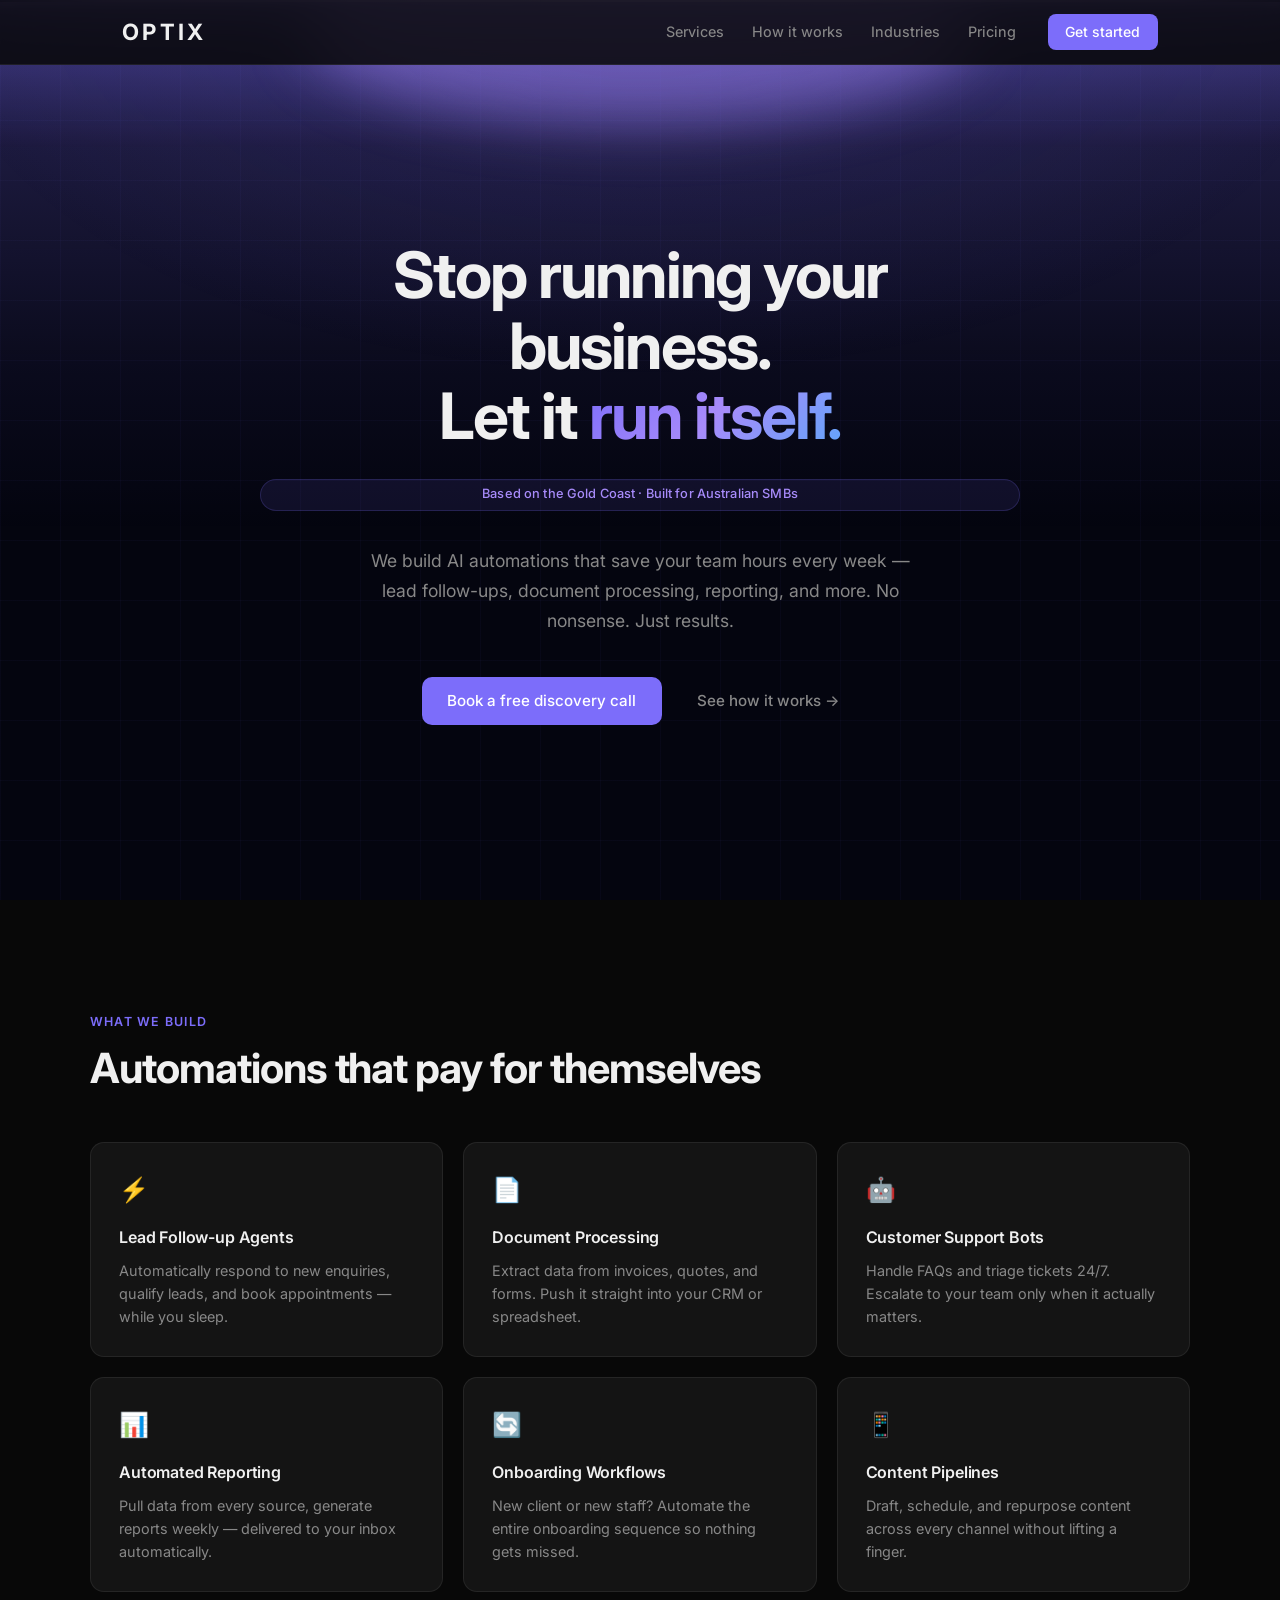
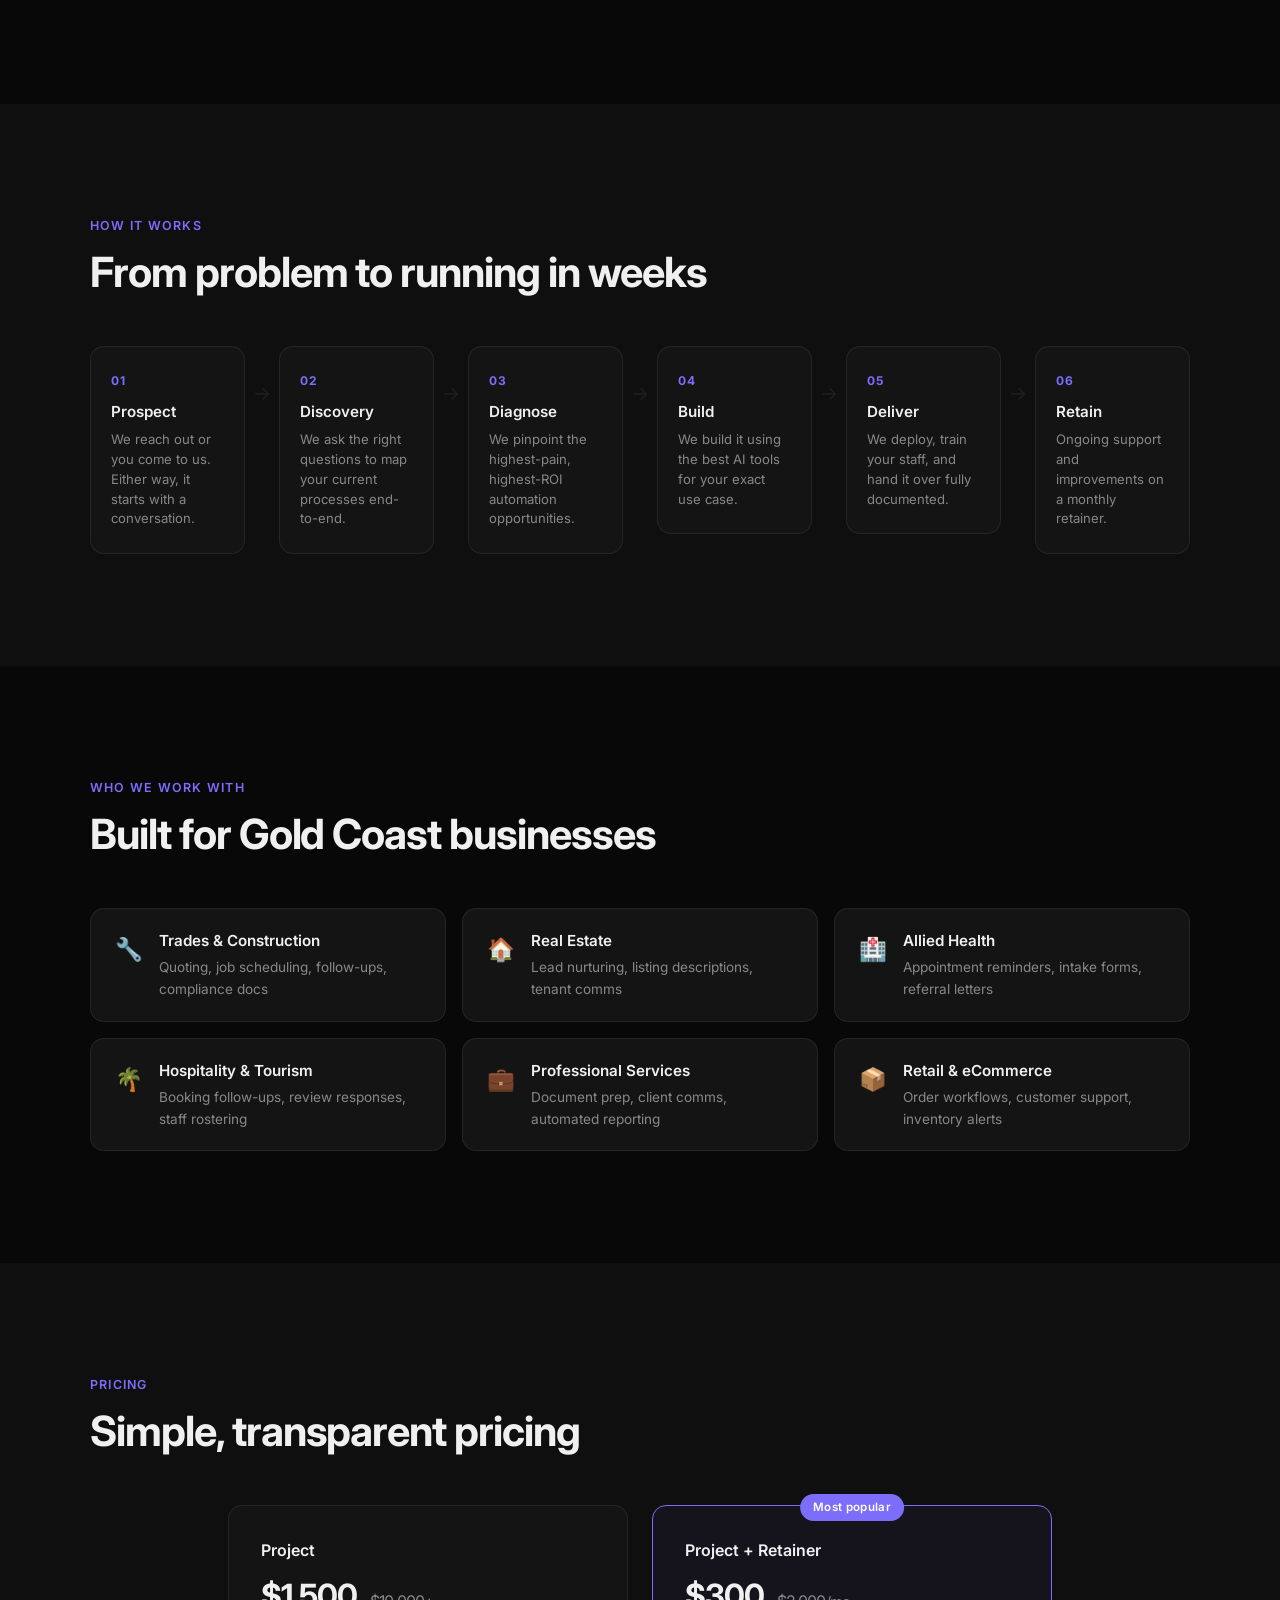
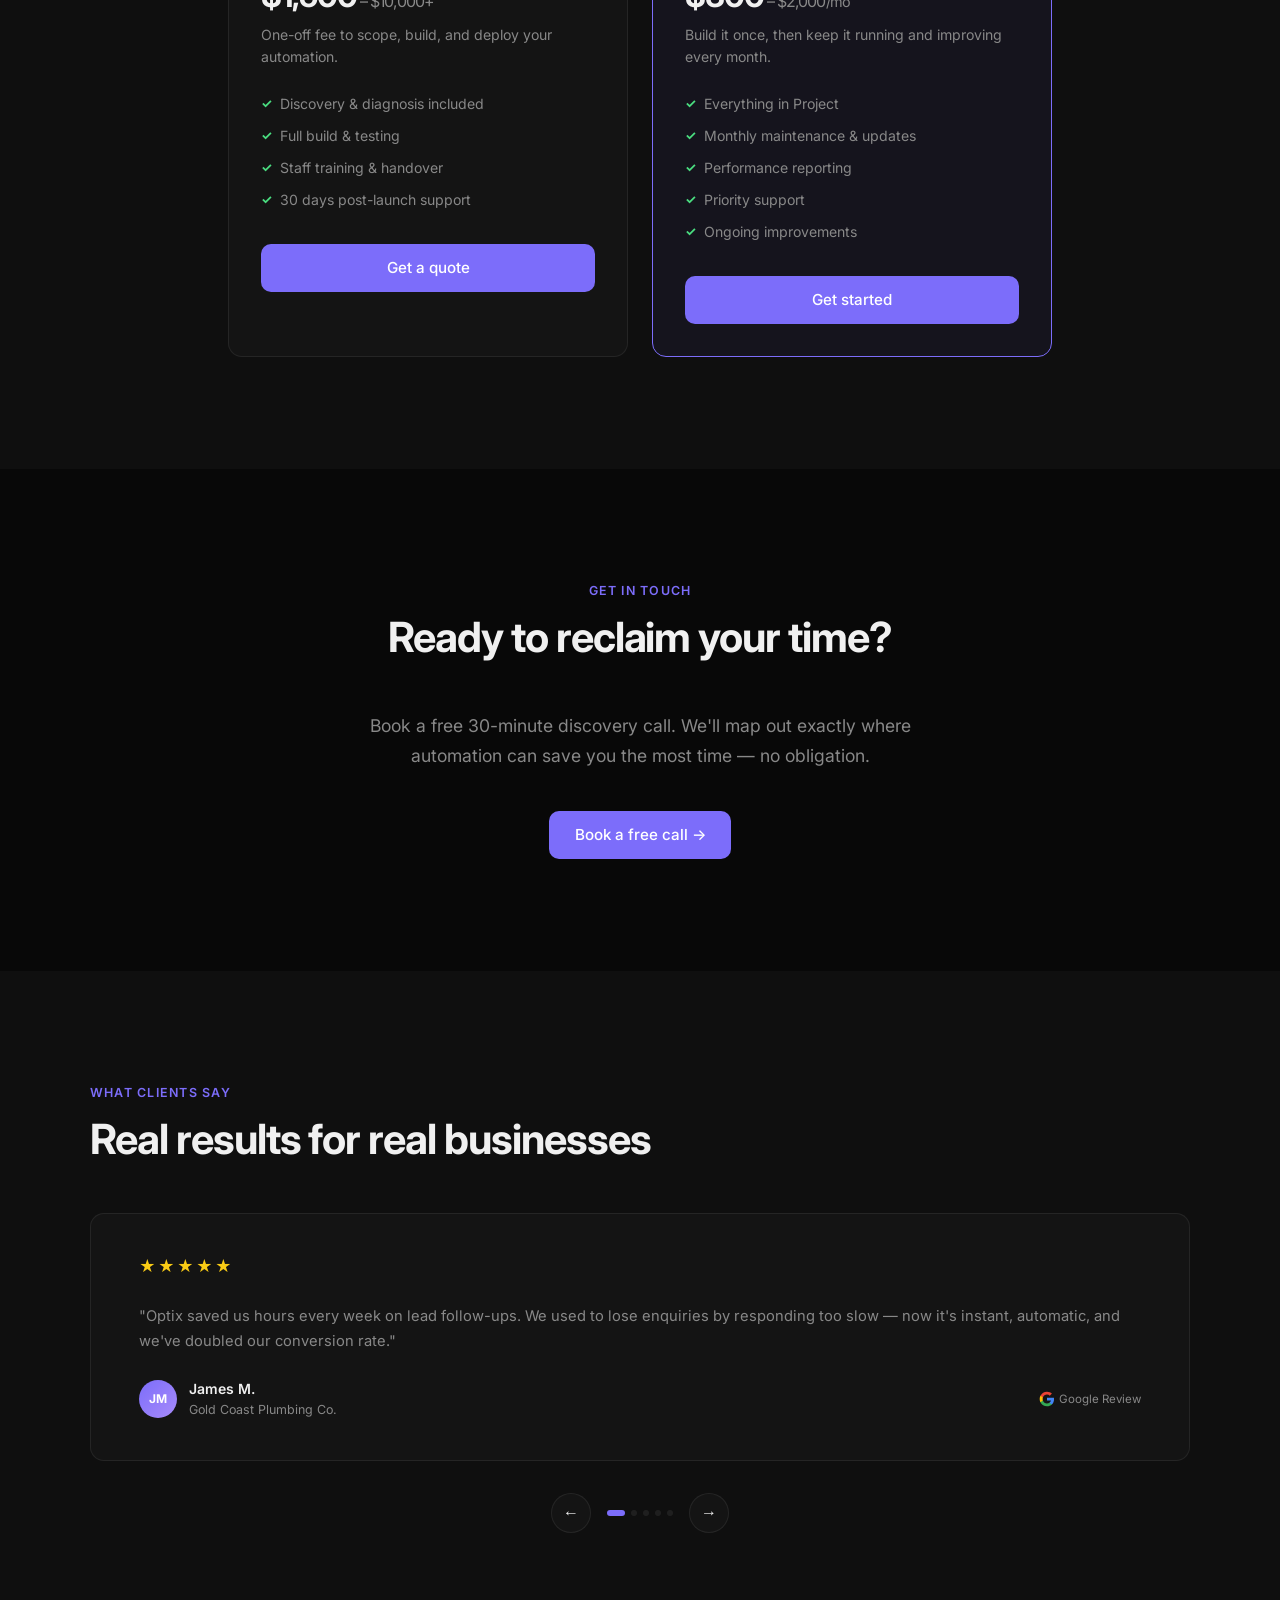
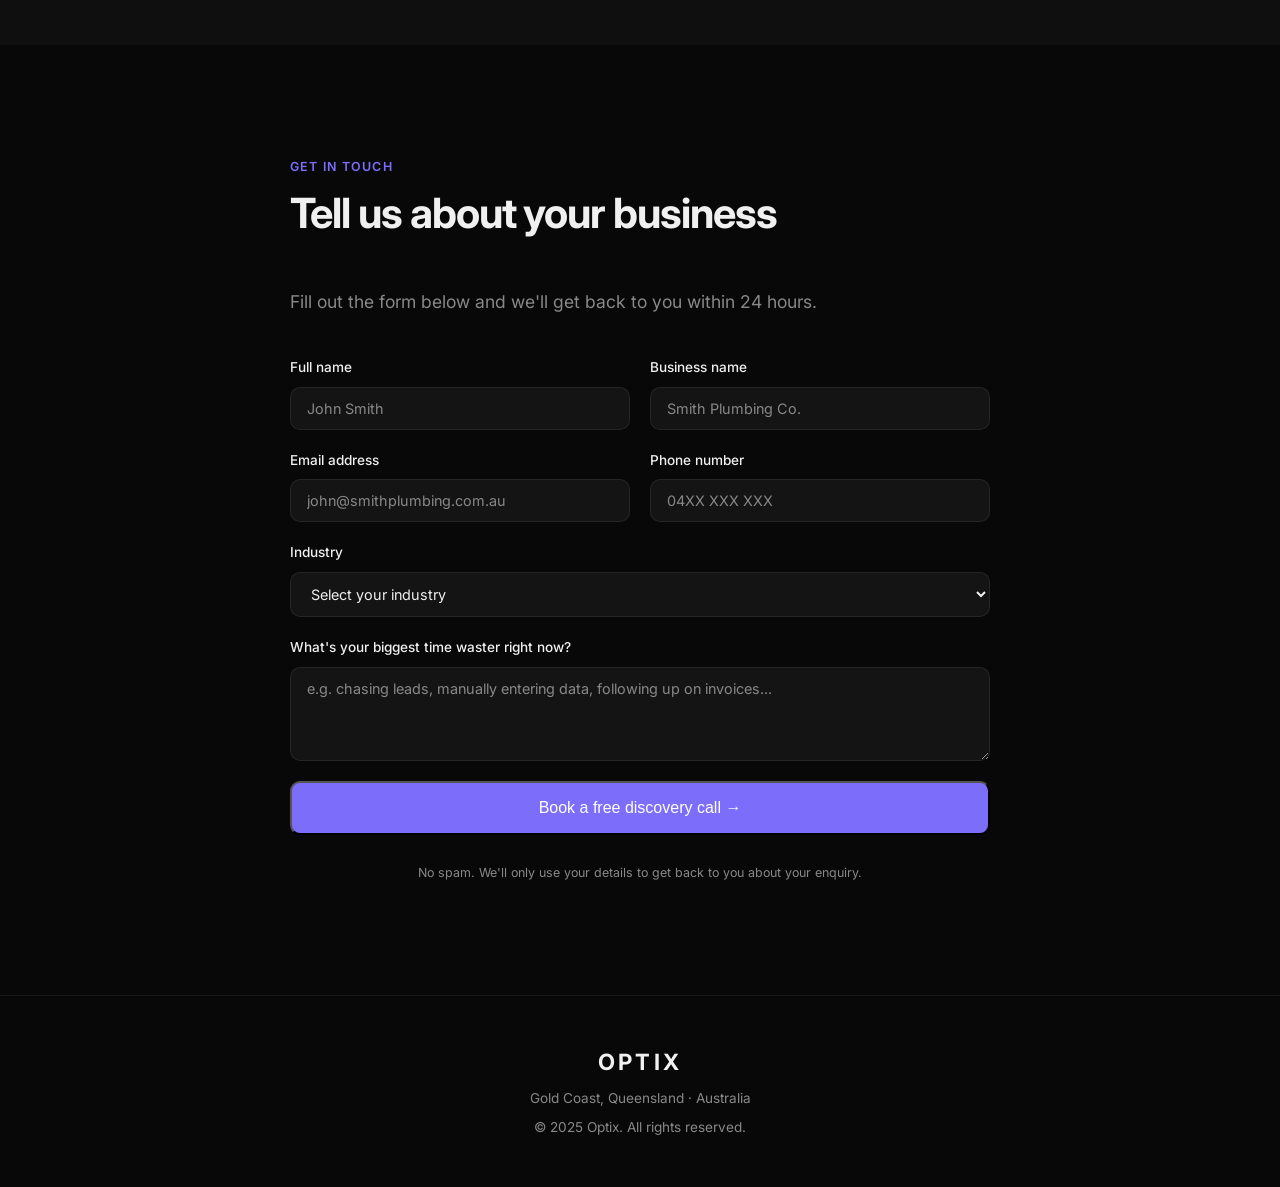
<file: index.html>
<!DOCTYPE html>
<html lang="en">
<head>
  <meta charset="UTF-8" />
  <meta name="viewport" content="width=device-width, initial-scale=1.0" />
  <title>Optix — AI Automation for Australian Business</title>
  <link rel="preconnect" href="https://fonts.googleapis.com" />
  <link href="https://fonts.googleapis.com/css2?family=Inter:wght@300;400;500;600;700&display=swap" rel="stylesheet" />
  <link rel="stylesheet" href="style.css" />
  <style>
    .hero-reveal { overflow: hidden; padding: 0.1rem 0; }
    .hero-reveal > * {
      display: block;
      animation: heroSlideUp 0.75s cubic-bezier(0.4, 0, 0.2, 1) both;
    }
    .hero-reveal:nth-child(1) > * { animation-delay: 0.05s; }
    .hero-reveal:nth-child(2) > * { animation-delay: 0.22s; }
    .hero-reveal:nth-child(3) > * { animation-delay: 0.42s; }
    .hero-reveal-fade {
      animation: heroFadeUp 0.75s 0.6s cubic-bezier(0.4, 0, 0.2, 1) both;
    }
    @keyframes heroSlideUp {
      from { transform: translateY(110%); opacity: 0; }
      to   { transform: translateY(0);    opacity: 1; }
    }
    @keyframes heroFadeUp {
      from { transform: translateY(16px); opacity: 0; }
      to   { transform: translateY(0);    opacity: 1; }
    }

    /* === Lamp: full-width bar at hero top edge, light shines straight down === */
    .hero { background: #04050f !important; position: relative; overflow: hidden; }
    .hero-inner { position: relative; z-index: 2; }
    .lamp-wrap { position: absolute; inset: 0; pointer-events: none; z-index: 0; overflow: hidden; }

    /* Straight-down flood from the full-width bar */
    .lamp-cone {
      position: absolute;
      top: 0; left: 0; right: 0;
      height: 82vh;
      background: linear-gradient(to bottom,
        rgba(124,109,250,0.55) 0%,
        rgba(124,109,250,0.2)  20%,
        rgba(124,109,250,0.06) 50%,
        transparent 72%);
      animation: lampFade 0.9s 0.05s ease-in-out both;
    }

    /* Central bright glow on the bar */
    .lamp-bright {
      position: absolute;
      top: 0; left: 50%;
      transform: translate(-50%, -35%);
      width: min(55vw, 42rem); height: 12rem;
      border-radius: 50%;
      background: rgba(167,139,250,0.45);
      filter: blur(28px);
      animation: lampFade 0.9s 0.05s ease-in-out both;
    }

    /* Full-width glowing line spanning edge-to-edge */
    .lamp-line {
      position: absolute;
      top: 0; left: 0; right: 0;
      height: 2px;
      background: linear-gradient(to right,
        transparent 0%,
        rgba(167,139,250,0.6) 8%,
        rgba(200,180,255,1)   50%,
        rgba(167,139,250,0.6) 92%,
        transparent 100%);
      box-shadow: 0 0 10px 3px rgba(167,139,250,0.7),
                  0 0 30px 8px rgba(124,109,250,0.45);
      transform-origin: center;
      animation: lampLineExpand 0.9s 0.05s ease-in-out both;
    }

    @keyframes lampFade {
      from { opacity: 0; }
      to   { opacity: 1; }
    }
    @keyframes lampLineExpand {
      from { opacity: 0; transform: scaleX(0.04); }
      to   { opacity: 1; transform: scaleX(1); }
    }
  </style>
</head>
<body>

  <!-- NAV -->
  <nav>
    <div class="nav-inner">
      <span class="logo">Optix</span>
      <ul class="nav-links">
        <li><a href="#services">Services</a></li>
        <li><a href="#process">How it works</a></li>
        <li><a href="#industries">Industries</a></li>
        <li><a href="#pricing">Pricing</a></li>
      </ul>
      <a href="https://calendly.com/optixai01/30min" target="_blank" class="btn-nav">Get started</a>
    </div>
  </nav>

  <!-- HERO -->
  <section class="hero">
    <div class="lamp-wrap" aria-hidden="true">
      <div class="lamp-cone"></div>
      <div class="lamp-bright"></div>
      <div class="lamp-line"></div>
    </div>
    <div class="hero-inner">
      <div class="hero-reveal"><h1>Stop running your business.<br/>Let it <span class="grad">run itself.</span></h1></div>
      <div class="hero-reveal"><div class="badge">Based on the Gold Coast · Built for Australian SMBs</div></div>
      <div class="hero-reveal"><p class="hero-sub">We build AI automations that save your team hours every week — lead follow-ups, document processing, reporting, and more. No nonsense. Just results.</p></div>
      <div class="hero-cta hero-reveal-fade">
        <a href="https://calendly.com/optixai01/30min" target="_blank" class="btn-primary">Book a free discovery call</a>
        <a href="#process" class="btn-ghost">See how it works →</a>
      </div>
    </div>
    <div class="hero-grid"></div>
  </section>

  <!-- SERVICES -->
  <section class="section" id="services">
    <div class="inner">
      <p class="label">What we build</p>
      <h2>Automations that pay for themselves</h2>
      <div class="cards">
        <div class="card"><div class="card-icon">⚡</div><h3>Lead Follow-up Agents</h3><p>Automatically respond to new enquiries, qualify leads, and book appointments — while you sleep.</p></div>
        <div class="card"><div class="card-icon">📄</div><h3>Document Processing</h3><p>Extract data from invoices, quotes, and forms. Push it straight into your CRM or spreadsheet.</p></div>
        <div class="card"><div class="card-icon">🤖</div><h3>Customer Support Bots</h3><p>Handle FAQs and triage tickets 24/7. Escalate to your team only when it actually matters.</p></div>
        <div class="card"><div class="card-icon">📊</div><h3>Automated Reporting</h3><p>Pull data from every source, generate reports weekly — delivered to your inbox automatically.</p></div>
        <div class="card"><div class="card-icon">🔄</div><h3>Onboarding Workflows</h3><p>New client or new staff? Automate the entire onboarding sequence so nothing gets missed.</p></div>
        <div class="card"><div class="card-icon">📱</div><h3>Content Pipelines</h3><p>Draft, schedule, and repurpose content across every channel without lifting a finger.</p></div>
      </div>
    </div>
  </section>

  <!-- PROCESS -->
  <section class="section section-dark" id="process">
    <div class="inner">
      <p class="label">How it works</p>
      <h2>From problem to running in weeks</h2>
      <div class="process-steps">
        <div class="step"><span class="step-num">01</span><h3>Prospect</h3><p>We reach out or you come to us. Either way, it starts with a conversation.</p></div>
        <div class="step-arrow">→</div>
        <div class="step"><span class="step-num">02</span><h3>Discovery</h3><p>We ask the right questions to map your current processes end-to-end.</p></div>
        <div class="step-arrow">→</div>
        <div class="step"><span class="step-num">03</span><h3>Diagnose</h3><p>We pinpoint the highest-pain, highest-ROI automation opportunities.</p></div>
        <div class="step-arrow">→</div>
        <div class="step"><span class="step-num">04</span><h3>Build</h3><p>We build it using the best AI tools for your exact use case.</p></div>
        <div class="step-arrow">→</div>
        <div class="step"><span class="step-num">05</span><h3>Deliver</h3><p>We deploy, train your staff, and hand it over fully documented.</p></div>
        <div class="step-arrow">→</div>
        <div class="step"><span class="step-num">06</span><h3>Retain</h3><p>Ongoing support and improvements on a monthly retainer.</p></div>
      </div>
    </div>
  </section>

  <!-- INDUSTRIES -->
  <section class="section" id="industries">
    <div class="inner">
      <p class="label">Who we work with</p>
      <h2>Built for Gold Coast businesses</h2>
      <div class="industries-grid">
        <div class="industry"><span>🔧</span><div><h4>Trades &amp; Construction</h4><p>Quoting, job scheduling, follow-ups, compliance docs</p></div></div>
        <div class="industry"><span>🏠</span><div><h4>Real Estate</h4><p>Lead nurturing, listing descriptions, tenant comms</p></div></div>
        <div class="industry"><span>🏥</span><div><h4>Allied Health</h4><p>Appointment reminders, intake forms, referral letters</p></div></div>
        <div class="industry"><span>🌴</span><div><h4>Hospitality &amp; Tourism</h4><p>Booking follow-ups, review responses, staff rostering</p></div></div>
        <div class="industry"><span>💼</span><div><h4>Professional Services</h4><p>Document prep, client comms, automated reporting</p></div></div>
        <div class="industry"><span>📦</span><div><h4>Retail &amp; eCommerce</h4><p>Order workflows, customer support, inventory alerts</p></div></div>
      </div>
    </div>
  </section>

  <!-- PRICING -->
  <section class="section section-dark" id="pricing">
    <div class="inner">
      <p class="label">Pricing</p>
      <h2>Simple, transparent pricing</h2>
      <div class="pricing-cards">
        <div class="pricing-card">
          <h3>Project</h3>
          <div class="price">$1,500<span> – $10,000+</span></div>
          <p>One-off fee to scope, build, and deploy your automation.</p>
          <ul><li>Discovery &amp; diagnosis included</li><li>Full build &amp; testing</li><li>Staff training &amp; handover</li><li>30 days post-launch support</li></ul>
          <a href="https://calendly.com/optixai01/30min" target="_blank" class="btn-primary">Get a quote</a>
        </div>
        <div class="pricing-card pricing-featured">
          <div class="popular-tag">Most popular</div>
          <h3>Project + Retainer</h3>
          <div class="price">$300<span> – $2,000</span><span class="per">/mo</span></div>
          <p>Build it once, then keep it running and improving every month.</p>
          <ul><li>Everything in Project</li><li>Monthly maintenance &amp; updates</li><li>Performance reporting</li><li>Priority support</li><li>Ongoing improvements</li></ul>
          <a href="https://calendly.com/optixai01/30min" target="_blank" class="btn-primary">Get started</a>
        </div>
      </div>
    </div>
  </section>

  <!-- CONTACT -->
  <section class="section" id="contact">
    <div class="inner inner-center">
      <p class="label">Get in touch</p>
      <h2>Ready to reclaim your time?</h2>
      <p class="hero-sub">Book a free 30-minute discovery call. We'll map out exactly where automation can save you the most time — no obligation.</p>
      <a href="https://calendly.com/optixai01/30min" target="_blank" class="btn-primary">Book a free call →</a>
    </div>
  </section>

  <!-- REVIEWS -->
  <section class="section section-dark" id="reviews">
    <div class="inner">
      <p class="label">What clients say</p>
      <h2>Real results for real businesses</h2>
      <div class="reviews-slider">
        <div class="reviews-track" id="reviewsTrack">
          <div class="review-card"><div class="review-stars">★★★★★</div><p class="review-text">"Optix saved us hours every week on lead follow-ups. We used to lose enquiries by responding too slow — now it's instant, automatic, and we've doubled our conversion rate."</p><div class="review-author"><div class="review-avatar">JM</div><div><div class="review-name">James M.</div><div class="review-biz">Gold Coast Plumbing Co.</div></div><div class="google-badge"><svg width="16" height="16" viewBox="0 0 24 24" fill="none"><path d="M22.56 12.25c0-.78-.07-1.53-.2-2.25H12v4.26h5.92c-.26 1.37-1.04 2.53-2.21 3.31v2.77h3.57c2.08-1.92 3.28-4.74 3.28-8.09z" fill="#4285F4"/><path d="M12 23c2.97 0 5.46-.98 7.28-2.66l-3.57-2.77c-.98.66-2.23 1.06-3.71 1.06-2.86 0-5.29-1.93-6.16-4.53H2.18v2.84C3.99 20.53 7.7 23 12 23z" fill="#34A853"/><path d="M5.84 14.09c-.22-.66-.35-1.36-.35-2.09s.13-1.43.35-2.09V7.07H2.18C1.43 8.55 1 10.22 1 12s.43 3.45 1.18 4.93l3.66-2.84z" fill="#FBBC05"/><path d="M12 5.38c1.62 0 3.06.56 4.21 1.64l3.15-3.15C17.45 2.09 14.97 1 12 1 7.7 1 3.99 3.47 2.18 7.07l3.66 2.84c.87-2.6 3.3-4.53 6.16-4.53z" fill="#EA4335"/></svg> Google Review</div></div></div>
          <div class="review-card"><div class="review-stars">★★★★★</div><p class="review-text">"Our onboarding used to take 3 days of back and forth. Optix built us an automated workflow that handles it in 20 minutes. The ROI was obvious within the first week."</p><div class="review-author"><div class="review-avatar">SR</div><div><div class="review-name">Sarah R.</div><div class="review-biz">Coastal Real Estate Group</div></div><div class="google-badge"><svg width="16" height="16" viewBox="0 0 24 24" fill="none"><path d="M22.56 12.25c0-.78-.07-1.53-.2-2.25H12v4.26h5.92c-.26 1.37-1.04 2.53-2.21 3.31v2.77h3.57c2.08-1.92 3.28-4.74 3.28-8.09z" fill="#4285F4"/><path d="M12 23c2.97 0 5.46-.98 7.28-2.66l-3.57-2.77c-.98.66-2.23 1.06-3.71 1.06-2.86 0-5.29-1.93-6.16-4.53H2.18v2.84C3.99 20.53 7.7 23 12 23z" fill="#34A853"/><path d="M5.84 14.09c-.22-.66-.35-1.36-.35-2.09s.13-1.43.35-2.09V7.07H2.18C1.43 8.55 1 10.22 1 12s.43 3.45 1.18 4.93l3.66-2.84z" fill="#FBBC05"/><path d="M12 5.38c1.62 0 3.06.56 4.21 1.64l3.15-3.15C17.45 2.09 14.97 1 12 1 7.7 1 3.99 3.47 2.18 7.07l3.66 2.84c.87-2.6 3.3-4.53 6.16-4.53z" fill="#EA4335"/></svg> Google Review</div></div></div>
          <div class="review-card"><div class="review-stars">★★★★★</div><p class="review-text">"I was skeptical AI automation would actually work for a physio clinic. Optix proved me wrong — appointment reminders alone cut our no-show rate by 40%. Couldn't be happier."</p><div class="review-author"><div class="review-avatar">DK</div><div><div class="review-name">Dr. Daniel K.</div><div class="review-biz">Surfers Paradise Physio</div></div><div class="google-badge"><svg width="16" height="16" viewBox="0 0 24 24" fill="none"><path d="M22.56 12.25c0-.78-.07-1.53-.2-2.25H12v4.26h5.92c-.26 1.37-1.04 2.53-2.21 3.31v2.77h3.57c2.08-1.92 3.28-4.74 3.28-8.09z" fill="#4285F4"/><path d="M12 23c2.97 0 5.46-.98 7.28-2.66l-3.57-2.77c-.98.66-2.23 1.06-3.71 1.06-2.86 0-5.29-1.93-6.16-4.53H2.18v2.84C3.99 20.53 7.7 23 12 23z" fill="#34A853"/><path d="M5.84 14.09c-.22-.66-.35-1.36-.35-2.09s.13-1.43.35-2.09V7.07H2.18C1.43 8.55 1 10.22 1 12s.43 3.45 1.18 4.93l3.66-2.84z" fill="#FBBC05"/><path d="M12 5.38c1.62 0 3.06.56 4.21 1.64l3.15-3.15C17.45 2.09 14.97 1 12 1 7.7 1 3.99 3.47 2.18 7.07l3.66 2.84c.87-2.6 3.3-4.53 6.16-4.53z" fill="#EA4335"/></svg> Google Review</div></div></div>
          <div class="review-card"><div class="review-stars">★★★★★</div><p class="review-text">"We were drowning in admin. Optix automated our quoting, invoicing follow-ups, and job scheduling. My team now focuses on actual work instead of chasing paperwork."</p><div class="review-author"><div class="review-avatar">TW</div><div><div class="review-name">Tom W.</div><div class="review-biz">TW Constructions</div></div><div class="google-badge"><svg width="16" height="16" viewBox="0 0 24 24" fill="none"><path d="M22.56 12.25c0-.78-.07-1.53-.2-2.25H12v4.26h5.92c-.26 1.37-1.04 2.53-2.21 3.31v2.77h3.57c2.08-1.92 3.28-4.74 3.28-8.09z" fill="#4285F4"/><path d="M12 23c2.97 0 5.46-.98 7.28-2.66l-3.57-2.77c-.98.66-2.23 1.06-3.71 1.06-2.86 0-5.29-1.93-6.16-4.53H2.18v2.84C3.99 20.53 7.7 23 12 23z" fill="#34A853"/><path d="M5.84 14.09c-.22-.66-.35-1.36-.35-2.09s.13-1.43.35-2.09V7.07H2.18C1.43 8.55 1 10.22 1 12s.43 3.45 1.18 4.93l3.66-2.84z" fill="#FBBC05"/><path d="M12 5.38c1.62 0 3.06.56 4.21 1.64l3.15-3.15C17.45 2.09 14.97 1 12 1 7.7 1 3.99 3.47 2.18 7.07l3.66 2.84c.87-2.6 3.3-4.53 6.16-4.53z" fill="#EA4335"/></svg> Google Review</div></div></div>
          <div class="review-card"><div class="review-stars">★★★★★</div><p class="review-text">"The discovery call alone was worth it. They identified three automations we'd never thought of and the first one paid for itself in the first month. Highly recommend."</p><div class="review-author"><div class="review-avatar">AL</div><div><div class="review-name">Amanda L.</div><div class="review-biz">Broadbeach Accounting</div></div><div class="google-badge"><svg width="16" height="16" viewBox="0 0 24 24" fill="none"><path d="M22.56 12.25c0-.78-.07-1.53-.2-2.25H12v4.26h5.92c-.26 1.37-1.04 2.53-2.21 3.31v2.77h3.57c2.08-1.92 3.28-4.74 3.28-8.09z" fill="#4285F4"/><path d="M12 23c2.97 0 5.46-.98 7.28-2.66l-3.57-2.77c-.98.66-2.23 1.06-3.71 1.06-2.86 0-5.29-1.93-6.16-4.53H2.18v2.84C3.99 20.53 7.7 23 12 23z" fill="#34A853"/><path d="M5.84 14.09c-.22-.66-.35-1.36-.35-2.09s.13-1.43.35-2.09V7.07H2.18C1.43 8.55 1 10.22 1 12s.43 3.45 1.18 4.93l3.66-2.84z" fill="#FBBC05"/><path d="M12 5.38c1.62 0 3.06.56 4.21 1.64l3.15-3.15C17.45 2.09 14.97 1 12 1 7.7 1 3.99 3.47 2.18 7.07l3.66 2.84c.87-2.6 3.3-4.53 6.16-4.53z" fill="#EA4335"/></svg> Google Review</div></div></div>
        </div>
        <div class="reviews-nav">
          <button class="rev-btn" id="revPrev">←</button>
          <div class="rev-dots" id="revDots"></div>
          <button class="rev-btn" id="revNext">→</button>
        </div>
      </div>
    </div>
  </section>

  <!-- CONTACT FORM -->
  <section class="section" id="contact-form">
    <div class="inner" style="max-width:700px">
      <p class="label">Get in touch</p>
      <h2>Tell us about your business</h2>
      <p class="hero-sub" style="text-align:left;margin:0 0 2.5rem;">Fill out the form below and we'll get back to you within 24 hours.</p>
      <form class="contact-form" onsubmit="handleSubmit(event)">
        <div class="form-row">
          <div class="form-group"><label>Full name</label><input type="text" placeholder="John Smith" required /></div>
          <div class="form-group"><label>Business name</label><input type="text" placeholder="Smith Plumbing Co." required /></div>
        </div>
        <div class="form-row">
          <div class="form-group"><label>Email address</label><input type="email" placeholder="john@smithplumbing.com.au" required /></div>
          <div class="form-group"><label>Phone number</label><input type="tel" placeholder="04XX XXX XXX" /></div>
        </div>
        <div class="form-group"><label>Industry</label><select required><option value="" disabled selected>Select your industry</option><option>Trades &amp; Construction</option><option>Real Estate</option><option>Allied Health</option><option>Hospitality &amp; Tourism</option><option>Professional Services</option><option>Retail &amp; eCommerce</option><option>Other</option></select></div>
        <div class="form-group"><label>What's your biggest time waster right now?</label><textarea placeholder="e.g. chasing leads, manually entering data, following up on invoices..." rows="4" required></textarea></div>
        <button type="submit" class="btn-primary" style="width:100%;justify-content:center;font-size:1rem;padding:1rem;">Book a free discovery call →</button>
        <p class="form-note">No spam. We'll only use your details to get back to you about your enquiry.</p>
      </form>
    </div>
  </section>

  <!-- FOOTER -->
  <footer>
    <div class="footer-inner">
      <span class="logo">Optix</span>
      <p>Gold Coast, Queensland · Australia</p>
      <p class="footer-copy">© 2025 Optix. All rights reserved.</p>
    </div>
  </footer>

  <script>
    const track = document.getElementById('reviewsTrack');
    const dotsContainer = document.getElementById('revDots');
    const cards = track.querySelectorAll('.review-card');
    const total = cards.length;
    let current = 0;
    function setWidths() {
      const w = track.parentElement.offsetWidth;
      cards.forEach(c => { c.style.width = w + 'px'; c.style.minWidth = w + 'px'; });
      track.style.transform = `translateX(-${current * w}px)`;
    }
    for (let i = 0; i < total; i++) {
      const d = document.createElement('div');
      d.className = 'rev-dot' + (i === 0 ? ' active' : '');
      d.onclick = () => goTo(i);
      dotsContainer.appendChild(d);
    }
    function goTo(n) {
      current = (n + total) % total;
      const w = track.parentElement.offsetWidth;
      track.style.transform = `translateX(-${current * w}px)`;
      dotsContainer.querySelectorAll('.rev-dot').forEach((d, i) => d.classList.toggle('active', i === current));
    }
    setWidths();
    window.addEventListener('resize', setWidths);
    document.getElementById('revPrev').onclick = () => goTo(current - 1);
    document.getElementById('revNext').onclick = () => goTo(current + 1);
    setInterval(() => goTo(current + 1), 7000);
    function handleSubmit(e) {
      e.preventDefault();
      const btn = e.target.querySelector('button[type="submit"]');
      btn.textContent = 'Sent! We\'ll be in touch within 24 hours.';
      btn.style.background = '#4ade80';
      btn.style.color = '#080808';
      btn.disabled = true;
    }
  </script>
</body>
</html>
</file>
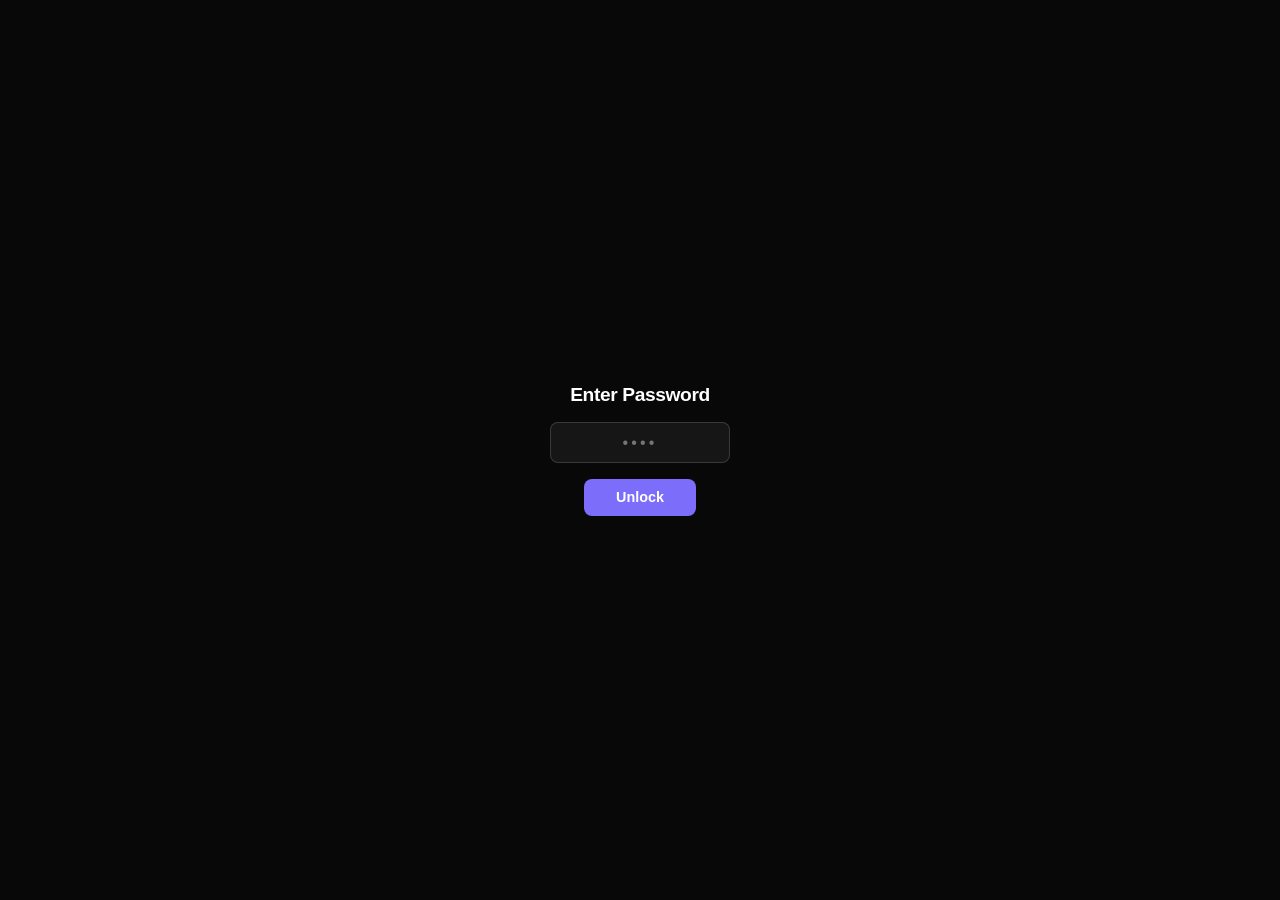
<file: website-animations/index.html>
<!DOCTYPE html>
<html lang="en">
<head>
<meta charset="UTF-8"/>
<meta name="viewport" content="width=device-width, initial-scale=1.0"/>
<title>Animation Previews — Automately</title>
<style>
  *, *::before, *::after { box-sizing: border-box; margin: 0; padding: 0; }
  body { background: #080808; font-family: 'Inter', sans-serif; min-height: 100vh; padding: 3rem 2rem; color: #fff; }
  h1 { font-size: 1.8rem; font-weight: 800; letter-spacing: -0.03em; margin-bottom: 0.5rem; }
  .sub { color: rgba(255,255,255,0.35); font-size: 0.9rem; margin-bottom: 3rem; letter-spacing: 0.05em; }
  .grid { display: grid; grid-template-columns: repeat(auto-fill, minmax(280px, 1fr)); gap: 1.5rem; max-width: 1100px; }
  .card { background: rgba(255,255,255,0.04); border: 1px solid rgba(255,255,255,0.08); border-radius: 16px; padding: 1.75rem; text-decoration: none; color: inherit; transition: background 0.2s, border-color 0.2s, transform 0.2s; display: block; }
  .card:hover { background: rgba(255,255,255,0.07); border-color: rgba(124,109,250,0.4); transform: translateY(-3px); }
  .num { font-size: 2.5rem; font-weight: 800; color: rgba(124,109,250,0.2); letter-spacing: -0.04em; margin-bottom: 0.75rem; }
  .card h2 { font-size: 1.1rem; font-weight: 700; margin-bottom: 0.5rem; letter-spacing: -0.02em; }
  .card p { color: rgba(255,255,255,0.4); font-size: 0.84rem; line-height: 1.6; }
  .tag { display: inline-block; margin-top: 1rem; font-size: 0.72rem; font-weight: 600; letter-spacing: 0.1em; text-transform: uppercase; color: #7c6dfa; }
  #gate { position: fixed; inset: 0; background: #080808; display: flex; flex-direction: column; align-items: center; justify-content: center; gap: 1rem; z-index: 9999; }
  #gate h2 { font-size: 1.2rem; font-weight: 700; letter-spacing: -0.02em; }
  #gate input { background: rgba(255,255,255,0.06); border: 1px solid rgba(255,255,255,0.15); color: #fff; padding: 0.65rem 1.25rem; border-radius: 8px; font-size: 1rem; outline: none; text-align: center; letter-spacing: 0.2em; width: 180px; }
  #gate button { background: #7c6dfa; border: none; color: #fff; padding: 0.65rem 2rem; border-radius: 8px; font-size: 0.9rem; font-weight: 600; cursor: pointer; }
  #gate .err { color: #ff5555; font-size: 0.82rem; display: none; }
</style>
</head>
<body>
<div id="gate">
  <h2>Enter Password</h2>
  <input type="password" id="pw" placeholder="••••" />
  <button onclick="check()">Unlock</button>
  <p class="err" id="err">Wrong password.</p>
</div>
<div id="content" style="display:none">
<h1>Animation Previews</h1>
<p class="sub">Click any card to preview — choose what you want on the website</p>
<div class="grid">
  <a class="card" href="1-cinematic-zoom.html"><div class="num">01</div><h2>Cinematic Zoom</h2><p>Apple-style zoom with blur. Scene zooms out and fades as the next zooms in.</p><span class="tag">Click to preview →</span></a>
  <a class="card" href="2-scroll-snap.html"><div class="num">02</div><h2>Scroll Snap Sections</h2><p>Each section glides into place with a long smooth fade reveal on scroll.</p><span class="tag">Click to preview →</span></a>
  <a class="card" href="3-3d-cards.html"><div class="num">03</div><h2>3D Floating Cards</h2><p>Services in 3D perspective — front card sharp, side cards recede in depth.</p><span class="tag">Click to preview →</span></a>
  <a class="card" href="4-typography.html"><div class="num">04</div><h2>Bold Typography</h2><p>Words slide up one by one with staggered timing. Clean, high-impact reveal.</p><span class="tag">Click to preview →</span></a>
  <a class="card" href="5-neon-wipe.html"><div class="num">05</div><h2>Neon Wipe</h2><p>Three neon diagonal slashes wipe across the screen to reveal a new scene.</p><span class="tag">Click to preview →</span></a>
  <a class="card" href="6-floating-ui.html"><div class="num">06</div><h2>Orbiting UI Panels</h2><p>3D UI panels slowly orbit in space. Hover to pause. Shows your services.</p><span class="tag">Click to preview →</span></a>
  <a class="card" href="7-container-scroll.html"><div class="num">07</div><h2>Container Scroll</h2><p>Title floats up as a dashboard card tilts from 3D perspective into flat view on scroll.</p><span class="tag">Click to preview →</span></a>
  <a class="card" href="8-shader-hero.html"><div class="num">08</div><h2>Shader Hero</h2><p>Live WebGL fire/nebula shader background with animated gradient headline. Move your mouse to interact.</p><span class="tag">Click to preview →</span></a>
  <a class="card" href="9-gradient-menu.html"><div class="num">09</div><h2>Gradient Menu</h2><p>Circular icon buttons expand into pill shapes with unique gradient colours and a glow effect on hover.</p><span class="tag">Click to preview →</span></a>
  <a class="card" href="10-lamp.html"><div class="num">10</div><h2>Lamp Effect</h2><p>Cyan light beams expand from a centre line on load. Glowing line + diffuse orb with text rising from below.</p><span class="tag">Click to preview →</span></a>
</div>
</div>
<script>
  const PW = '1485';
  function check() {
    if (document.getElementById('pw').value === PW) {
      sessionStorage.setItem('anim_auth', PW);
      document.getElementById('gate').style.display = 'none';
      document.getElementById('content').style.display = 'block';
    } else {
      document.getElementById('err').style.display = 'block';
      document.getElementById('pw').value = '';
    }
  }
  document.getElementById('pw').addEventListener('keydown', e => { if (e.key === 'Enter') check(); });
  if (sessionStorage.getItem('anim_auth') === PW) {
    document.getElementById('gate').style.display = 'none';
    document.getElementById('content').style.display = 'block';
  }
</script>
</body>
</html>
</file>
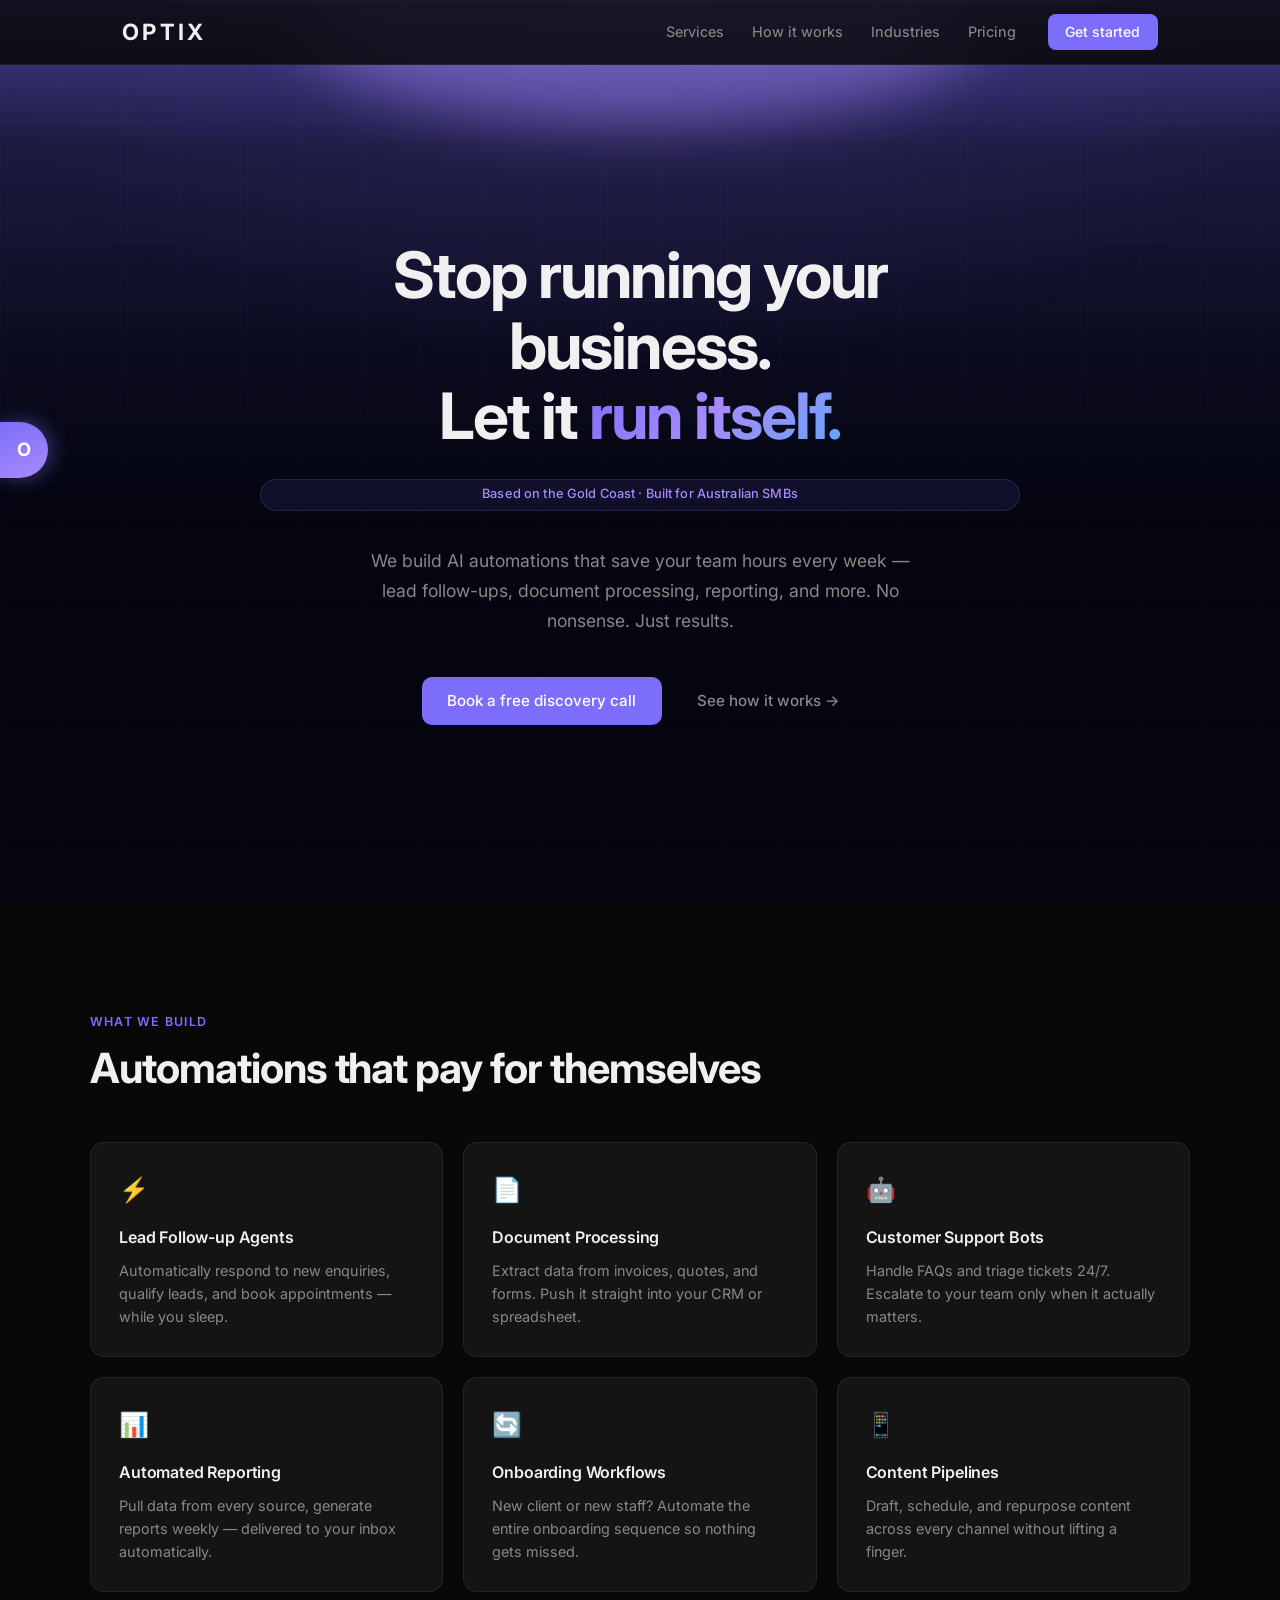
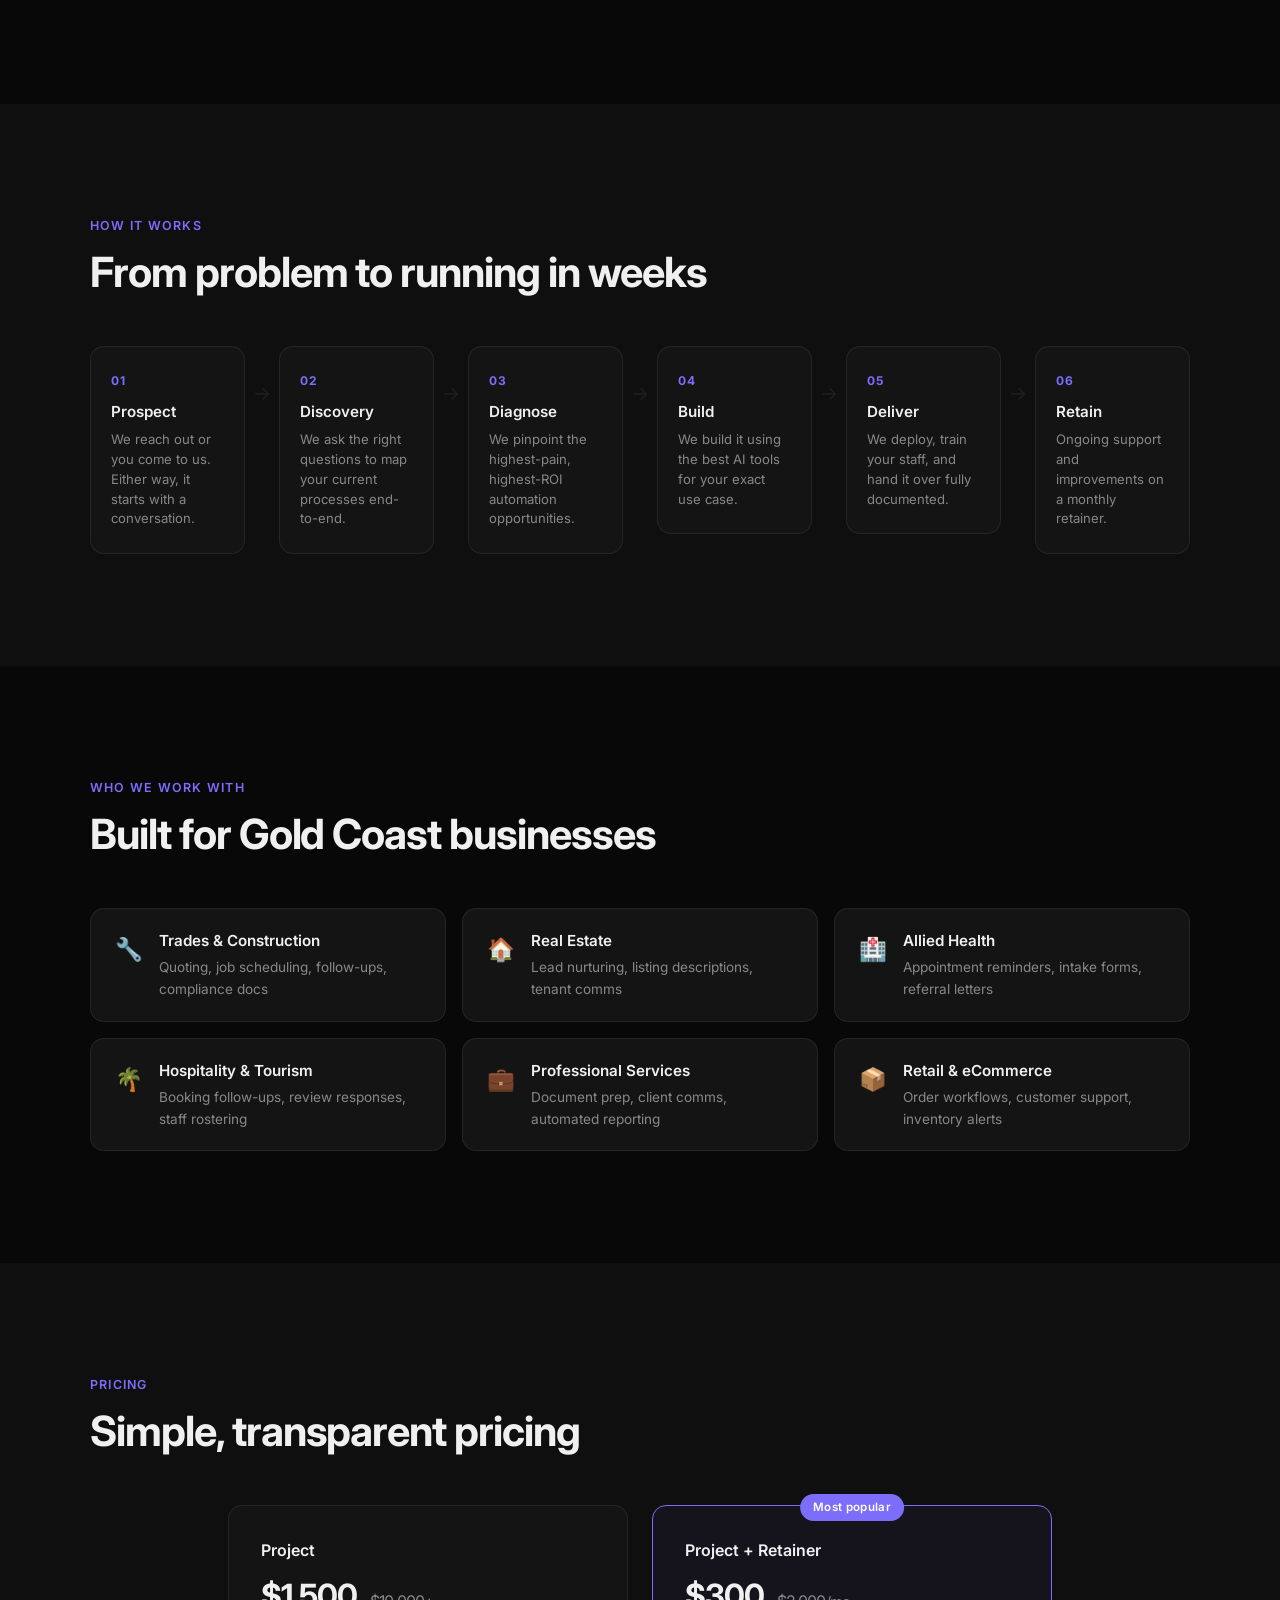
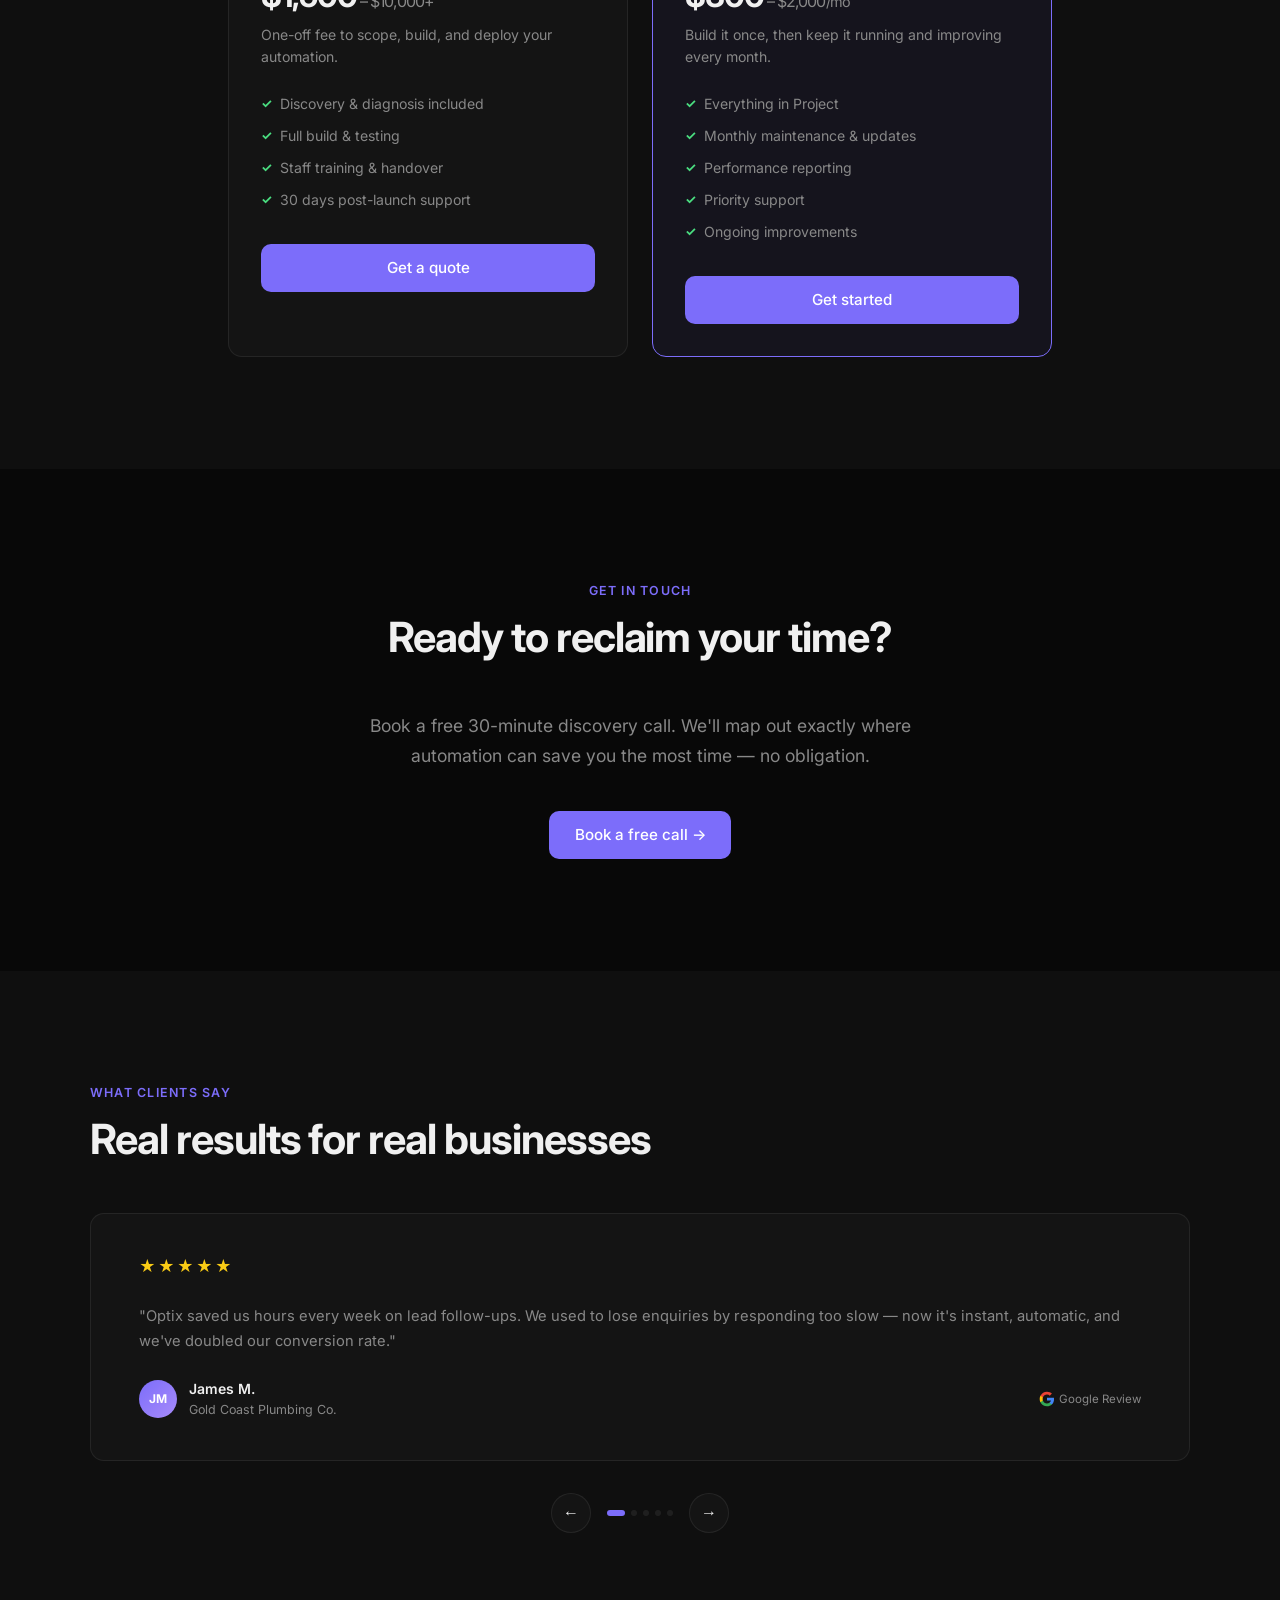
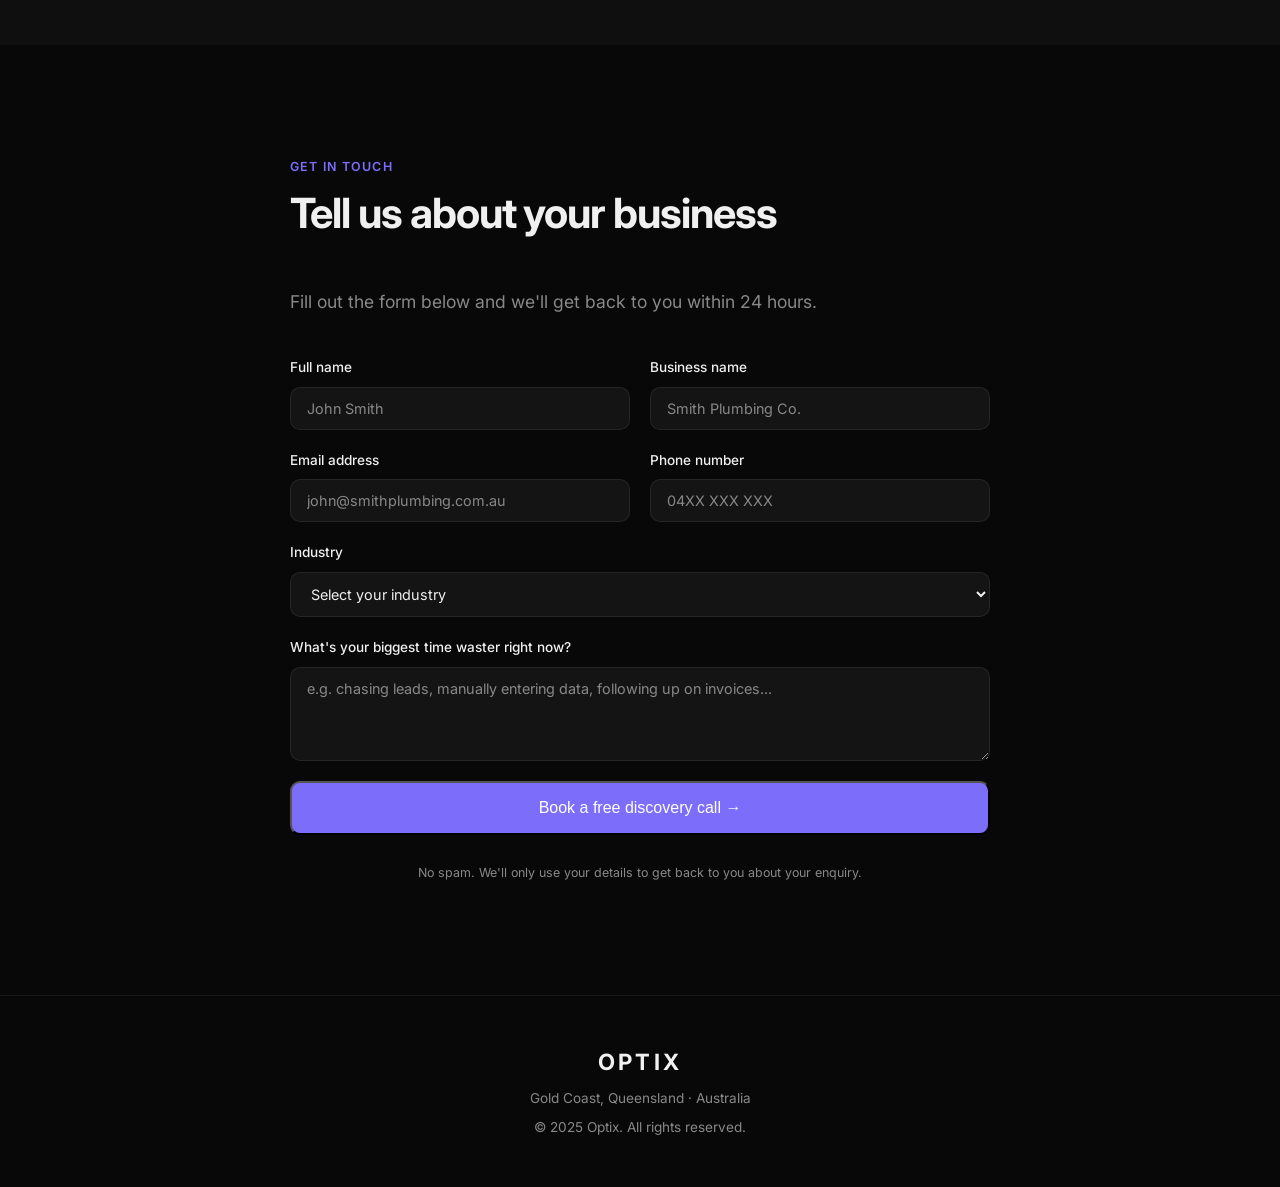
<file: website/index.html>
<!DOCTYPE html>
<html lang="en">
<head>
  <meta charset="UTF-8" />
  <meta name="viewport" content="width=device-width, initial-scale=1.0" />
  <title>Optix — AI Automation for Australian Business</title>
  <link rel="preconnect" href="https://fonts.googleapis.com" />
  <link href="https://fonts.googleapis.com/css2?family=Inter:wght@300;400;500;600;700&display=swap" rel="stylesheet" />
  <link rel="stylesheet" href="style.css" />
  <style>
    .hero-reveal { overflow: hidden; padding: 0.1rem 0; }
    .hero-reveal > * {
      display: block;
      animation: heroSlideUp 0.75s cubic-bezier(0.4, 0, 0.2, 1) both;
    }
    .hero-reveal:nth-child(1) > * { animation-delay: 0.05s; }
    .hero-reveal:nth-child(2) > * { animation-delay: 0.22s; }
    .hero-reveal:nth-child(3) > * { animation-delay: 0.42s; }
    .hero-reveal-fade {
      animation: heroFadeUp 0.75s 0.6s cubic-bezier(0.4, 0, 0.2, 1) both;
    }
    @keyframes heroSlideUp {
      from { transform: translateY(110%); opacity: 0; }
      to   { transform: translateY(0);    opacity: 1; }
    }
    @keyframes heroFadeUp {
      from { transform: translateY(16px); opacity: 0; }
      to   { transform: translateY(0);    opacity: 1; }
    }

    /* === Lamp: full-width bar at hero top edge, light shines straight down === */
    .hero { background: #04050f !important; position: relative; overflow: hidden; }
    .hero-inner { position: relative; z-index: 2; }
    .lamp-wrap { position: absolute; inset: 0; pointer-events: none; z-index: 0; overflow: hidden; }

    /* Straight-down flood from the full-width bar */
    .lamp-cone {
      position: absolute;
      top: 0; left: 0; right: 0;
      height: 82vh;
      background: linear-gradient(to bottom,
        rgba(124,109,250,0.55) 0%,
        rgba(124,109,250,0.2)  20%,
        rgba(124,109,250,0.06) 50%,
        transparent 72%);
      animation: lampFade 0.9s 0.05s ease-in-out both;
    }

    /* Central bright glow on the bar */
    .lamp-bright {
      position: absolute;
      top: 0; left: 50%;
      transform: translate(-50%, -35%);
      width: min(55vw, 42rem); height: 12rem;
      border-radius: 50%;
      background: rgba(167,139,250,0.45);
      filter: blur(28px);
      animation: lampFade 0.9s 0.05s ease-in-out both;
    }

    /* Full-width glowing line spanning edge-to-edge */
    .lamp-line {
      position: absolute;
      top: 0; left: 0; right: 0;
      height: 2px;
      background: linear-gradient(to right,
        transparent 0%,
        rgba(167,139,250,0.6) 8%,
        rgba(200,180,255,1)   50%,
        rgba(167,139,250,0.6) 92%,
        transparent 100%);
      box-shadow: 0 0 10px 3px rgba(167,139,250,0.7),
                  0 0 30px 8px rgba(124,109,250,0.45);
      transform-origin: center;
      animation: lampLineExpand 0.9s 0.05s ease-in-out both;
    }

    @keyframes lampFade {
      from { opacity: 0; }
      to   { opacity: 1; }
    }
    @keyframes lampLineExpand {
      from { opacity: 0; transform: scaleX(0.04); }
      to   { opacity: 1; transform: scaleX(1); }
    }
  </style>
</head>
<body>

  <!-- NAV -->
  <nav>
    <div class="nav-inner">
      <span class="logo">Optix</span>
      <ul class="nav-links">
        <li><a href="#services">Services</a></li>
        <li><a href="#process">How it works</a></li>
        <li><a href="#industries">Industries</a></li>
        <li><a href="#pricing">Pricing</a></li>
      </ul>
      <a href="https://calendly.com/optixai01/30min" target="_blank" class="btn-nav">Get started</a>
    </div>
  </nav>

  <!-- HERO -->
  <section class="hero">
    <div class="lamp-wrap" aria-hidden="true">
      <div class="lamp-cone"></div>
      <div class="lamp-bright"></div>
      <div class="lamp-line"></div>
    </div>
    <div class="hero-inner">
      <div class="hero-reveal"><h1>Stop running your business.<br/>Let it <span class="grad">run itself.</span></h1></div>
      <div class="hero-reveal"><div class="badge">Based on the Gold Coast · Built for Australian SMBs</div></div>
      <div class="hero-reveal"><p class="hero-sub">We build AI automations that save your team hours every week — lead follow-ups, document processing, reporting, and more. No nonsense. Just results.</p></div>
      <div class="hero-cta hero-reveal-fade">
        <a href="https://calendly.com/optixai01/30min" target="_blank" class="btn-primary">Book a free discovery call</a>
        <a href="#process" class="btn-ghost">See how it works →</a>
      </div>
    </div>
    <div class="hero-grid"></div>
  </section>

  <!-- SERVICES -->
  <section class="section" id="services">
    <div class="inner">
      <p class="label">What we build</p>
      <h2>Automations that pay for themselves</h2>
      <div class="cards">
        <div class="card"><div class="card-icon">⚡</div><h3>Lead Follow-up Agents</h3><p>Automatically respond to new enquiries, qualify leads, and book appointments — while you sleep.</p></div>
        <div class="card"><div class="card-icon">📄</div><h3>Document Processing</h3><p>Extract data from invoices, quotes, and forms. Push it straight into your CRM or spreadsheet.</p></div>
        <div class="card"><div class="card-icon">🤖</div><h3>Customer Support Bots</h3><p>Handle FAQs and triage tickets 24/7. Escalate to your team only when it actually matters.</p></div>
        <div class="card"><div class="card-icon">📊</div><h3>Automated Reporting</h3><p>Pull data from every source, generate reports weekly — delivered to your inbox automatically.</p></div>
        <div class="card"><div class="card-icon">🔄</div><h3>Onboarding Workflows</h3><p>New client or new staff? Automate the entire onboarding sequence so nothing gets missed.</p></div>
        <div class="card"><div class="card-icon">📱</div><h3>Content Pipelines</h3><p>Draft, schedule, and repurpose content across every channel without lifting a finger.</p></div>
      </div>
    </div>
  </section>

  <!-- PROCESS -->
  <section class="section section-dark" id="process">
    <div class="inner">
      <p class="label">How it works</p>
      <h2>From problem to running in weeks</h2>
      <div class="process-steps">
        <div class="step"><span class="step-num">01</span><h3>Prospect</h3><p>We reach out or you come to us. Either way, it starts with a conversation.</p></div>
        <div class="step-arrow">→</div>
        <div class="step"><span class="step-num">02</span><h3>Discovery</h3><p>We ask the right questions to map your current processes end-to-end.</p></div>
        <div class="step-arrow">→</div>
        <div class="step"><span class="step-num">03</span><h3>Diagnose</h3><p>We pinpoint the highest-pain, highest-ROI automation opportunities.</p></div>
        <div class="step-arrow">→</div>
        <div class="step"><span class="step-num">04</span><h3>Build</h3><p>We build it using the best AI tools for your exact use case.</p></div>
        <div class="step-arrow">→</div>
        <div class="step"><span class="step-num">05</span><h3>Deliver</h3><p>We deploy, train your staff, and hand it over fully documented.</p></div>
        <div class="step-arrow">→</div>
        <div class="step"><span class="step-num">06</span><h3>Retain</h3><p>Ongoing support and improvements on a monthly retainer.</p></div>
      </div>
    </div>
  </section>

  <!-- INDUSTRIES -->
  <section class="section" id="industries">
    <div class="inner">
      <p class="label">Who we work with</p>
      <h2>Built for Gold Coast businesses</h2>
      <div class="industries-grid">
        <div class="industry"><span>🔧</span><div><h4>Trades &amp; Construction</h4><p>Quoting, job scheduling, follow-ups, compliance docs</p></div></div>
        <div class="industry"><span>🏠</span><div><h4>Real Estate</h4><p>Lead nurturing, listing descriptions, tenant comms</p></div></div>
        <div class="industry"><span>🏥</span><div><h4>Allied Health</h4><p>Appointment reminders, intake forms, referral letters</p></div></div>
        <div class="industry"><span>🌴</span><div><h4>Hospitality &amp; Tourism</h4><p>Booking follow-ups, review responses, staff rostering</p></div></div>
        <div class="industry"><span>💼</span><div><h4>Professional Services</h4><p>Document prep, client comms, automated reporting</p></div></div>
        <div class="industry"><span>📦</span><div><h4>Retail &amp; eCommerce</h4><p>Order workflows, customer support, inventory alerts</p></div></div>
      </div>
    </div>
  </section>

  <!-- PRICING -->
  <section class="section section-dark" id="pricing">
    <div class="inner">
      <p class="label">Pricing</p>
      <h2>Simple, transparent pricing</h2>
      <div class="pricing-cards">
        <div class="pricing-card">
          <h3>Project</h3>
          <div class="price">$1,500<span> – $10,000+</span></div>
          <p>One-off fee to scope, build, and deploy your automation.</p>
          <ul><li>Discovery &amp; diagnosis included</li><li>Full build &amp; testing</li><li>Staff training &amp; handover</li><li>30 days post-launch support</li></ul>
          <a href="https://calendly.com/optixai01/30min" target="_blank" class="btn-primary">Get a quote</a>
        </div>
        <div class="pricing-card pricing-featured">
          <div class="popular-tag">Most popular</div>
          <h3>Project + Retainer</h3>
          <div class="price">$300<span> – $2,000</span><span class="per">/mo</span></div>
          <p>Build it once, then keep it running and improving every month.</p>
          <ul><li>Everything in Project</li><li>Monthly maintenance &amp; updates</li><li>Performance reporting</li><li>Priority support</li><li>Ongoing improvements</li></ul>
          <a href="https://calendly.com/optixai01/30min" target="_blank" class="btn-primary">Get started</a>
        </div>
      </div>
    </div>
  </section>

  <!-- CONTACT -->
  <section class="section" id="contact">
    <div class="inner inner-center">
      <p class="label">Get in touch</p>
      <h2>Ready to reclaim your time?</h2>
      <p class="hero-sub">Book a free 30-minute discovery call. We'll map out exactly where automation can save you the most time — no obligation.</p>
      <a href="https://calendly.com/optixai01/30min" target="_blank" class="btn-primary">Book a free call →</a>
    </div>
  </section>

  <!-- REVIEWS -->
  <section class="section section-dark" id="reviews">
    <div class="inner">
      <p class="label">What clients say</p>
      <h2>Real results for real businesses</h2>
      <div class="reviews-slider">
        <div class="reviews-track" id="reviewsTrack">
          <div class="review-card"><div class="review-stars">★★★★★</div><p class="review-text">"Optix saved us hours every week on lead follow-ups. We used to lose enquiries by responding too slow — now it's instant, automatic, and we've doubled our conversion rate."</p><div class="review-author"><div class="review-avatar">JM</div><div><div class="review-name">James M.</div><div class="review-biz">Gold Coast Plumbing Co.</div></div><div class="google-badge"><svg width="16" height="16" viewBox="0 0 24 24" fill="none"><path d="M22.56 12.25c0-.78-.07-1.53-.2-2.25H12v4.26h5.92c-.26 1.37-1.04 2.53-2.21 3.31v2.77h3.57c2.08-1.92 3.28-4.74 3.28-8.09z" fill="#4285F4"/><path d="M12 23c2.97 0 5.46-.98 7.28-2.66l-3.57-2.77c-.98.66-2.23 1.06-3.71 1.06-2.86 0-5.29-1.93-6.16-4.53H2.18v2.84C3.99 20.53 7.7 23 12 23z" fill="#34A853"/><path d="M5.84 14.09c-.22-.66-.35-1.36-.35-2.09s.13-1.43.35-2.09V7.07H2.18C1.43 8.55 1 10.22 1 12s.43 3.45 1.18 4.93l3.66-2.84z" fill="#FBBC05"/><path d="M12 5.38c1.62 0 3.06.56 4.21 1.64l3.15-3.15C17.45 2.09 14.97 1 12 1 7.7 1 3.99 3.47 2.18 7.07l3.66 2.84c.87-2.6 3.3-4.53 6.16-4.53z" fill="#EA4335"/></svg> Google Review</div></div></div>
          <div class="review-card"><div class="review-stars">★★★★★</div><p class="review-text">"Our onboarding used to take 3 days of back and forth. Optix built us an automated workflow that handles it in 20 minutes. The ROI was obvious within the first week."</p><div class="review-author"><div class="review-avatar">SR</div><div><div class="review-name">Sarah R.</div><div class="review-biz">Coastal Real Estate Group</div></div><div class="google-badge"><svg width="16" height="16" viewBox="0 0 24 24" fill="none"><path d="M22.56 12.25c0-.78-.07-1.53-.2-2.25H12v4.26h5.92c-.26 1.37-1.04 2.53-2.21 3.31v2.77h3.57c2.08-1.92 3.28-4.74 3.28-8.09z" fill="#4285F4"/><path d="M12 23c2.97 0 5.46-.98 7.28-2.66l-3.57-2.77c-.98.66-2.23 1.06-3.71 1.06-2.86 0-5.29-1.93-6.16-4.53H2.18v2.84C3.99 20.53 7.7 23 12 23z" fill="#34A853"/><path d="M5.84 14.09c-.22-.66-.35-1.36-.35-2.09s.13-1.43.35-2.09V7.07H2.18C1.43 8.55 1 10.22 1 12s.43 3.45 1.18 4.93l3.66-2.84z" fill="#FBBC05"/><path d="M12 5.38c1.62 0 3.06.56 4.21 1.64l3.15-3.15C17.45 2.09 14.97 1 12 1 7.7 1 3.99 3.47 2.18 7.07l3.66 2.84c.87-2.6 3.3-4.53 6.16-4.53z" fill="#EA4335"/></svg> Google Review</div></div></div>
          <div class="review-card"><div class="review-stars">★★★★★</div><p class="review-text">"I was skeptical AI automation would actually work for a physio clinic. Optix proved me wrong — appointment reminders alone cut our no-show rate by 40%. Couldn't be happier."</p><div class="review-author"><div class="review-avatar">DK</div><div><div class="review-name">Dr. Daniel K.</div><div class="review-biz">Surfers Paradise Physio</div></div><div class="google-badge"><svg width="16" height="16" viewBox="0 0 24 24" fill="none"><path d="M22.56 12.25c0-.78-.07-1.53-.2-2.25H12v4.26h5.92c-.26 1.37-1.04 2.53-2.21 3.31v2.77h3.57c2.08-1.92 3.28-4.74 3.28-8.09z" fill="#4285F4"/><path d="M12 23c2.97 0 5.46-.98 7.28-2.66l-3.57-2.77c-.98.66-2.23 1.06-3.71 1.06-2.86 0-5.29-1.93-6.16-4.53H2.18v2.84C3.99 20.53 7.7 23 12 23z" fill="#34A853"/><path d="M5.84 14.09c-.22-.66-.35-1.36-.35-2.09s.13-1.43.35-2.09V7.07H2.18C1.43 8.55 1 10.22 1 12s.43 3.45 1.18 4.93l3.66-2.84z" fill="#FBBC05"/><path d="M12 5.38c1.62 0 3.06.56 4.21 1.64l3.15-3.15C17.45 2.09 14.97 1 12 1 7.7 1 3.99 3.47 2.18 7.07l3.66 2.84c.87-2.6 3.3-4.53 6.16-4.53z" fill="#EA4335"/></svg> Google Review</div></div></div>
          <div class="review-card"><div class="review-stars">★★★★★</div><p class="review-text">"We were drowning in admin. Optix automated our quoting, invoicing follow-ups, and job scheduling. My team now focuses on actual work instead of chasing paperwork."</p><div class="review-author"><div class="review-avatar">TW</div><div><div class="review-name">Tom W.</div><div class="review-biz">TW Constructions</div></div><div class="google-badge"><svg width="16" height="16" viewBox="0 0 24 24" fill="none"><path d="M22.56 12.25c0-.78-.07-1.53-.2-2.25H12v4.26h5.92c-.26 1.37-1.04 2.53-2.21 3.31v2.77h3.57c2.08-1.92 3.28-4.74 3.28-8.09z" fill="#4285F4"/><path d="M12 23c2.97 0 5.46-.98 7.28-2.66l-3.57-2.77c-.98.66-2.23 1.06-3.71 1.06-2.86 0-5.29-1.93-6.16-4.53H2.18v2.84C3.99 20.53 7.7 23 12 23z" fill="#34A853"/><path d="M5.84 14.09c-.22-.66-.35-1.36-.35-2.09s.13-1.43.35-2.09V7.07H2.18C1.43 8.55 1 10.22 1 12s.43 3.45 1.18 4.93l3.66-2.84z" fill="#FBBC05"/><path d="M12 5.38c1.62 0 3.06.56 4.21 1.64l3.15-3.15C17.45 2.09 14.97 1 12 1 7.7 1 3.99 3.47 2.18 7.07l3.66 2.84c.87-2.6 3.3-4.53 6.16-4.53z" fill="#EA4335"/></svg> Google Review</div></div></div>
          <div class="review-card"><div class="review-stars">★★★★★</div><p class="review-text">"The discovery call alone was worth it. They identified three automations we'd never thought of and the first one paid for itself in the first month. Highly recommend."</p><div class="review-author"><div class="review-avatar">AL</div><div><div class="review-name">Amanda L.</div><div class="review-biz">Broadbeach Accounting</div></div><div class="google-badge"><svg width="16" height="16" viewBox="0 0 24 24" fill="none"><path d="M22.56 12.25c0-.78-.07-1.53-.2-2.25H12v4.26h5.92c-.26 1.37-1.04 2.53-2.21 3.31v2.77h3.57c2.08-1.92 3.28-4.74 3.28-8.09z" fill="#4285F4"/><path d="M12 23c2.97 0 5.46-.98 7.28-2.66l-3.57-2.77c-.98.66-2.23 1.06-3.71 1.06-2.86 0-5.29-1.93-6.16-4.53H2.18v2.84C3.99 20.53 7.7 23 12 23z" fill="#34A853"/><path d="M5.84 14.09c-.22-.66-.35-1.36-.35-2.09s.13-1.43.35-2.09V7.07H2.18C1.43 8.55 1 10.22 1 12s.43 3.45 1.18 4.93l3.66-2.84z" fill="#FBBC05"/><path d="M12 5.38c1.62 0 3.06.56 4.21 1.64l3.15-3.15C17.45 2.09 14.97 1 12 1 7.7 1 3.99 3.47 2.18 7.07l3.66 2.84c.87-2.6 3.3-4.53 6.16-4.53z" fill="#EA4335"/></svg> Google Review</div></div></div>
        </div>
        <div class="reviews-nav">
          <button class="rev-btn" id="revPrev">←</button>
          <div class="rev-dots" id="revDots"></div>
          <button class="rev-btn" id="revNext">→</button>
        </div>
      </div>
    </div>
  </section>

  <!-- CONTACT FORM -->
  <section class="section" id="contact-form">
    <div class="inner" style="max-width:700px">
      <p class="label">Get in touch</p>
      <h2>Tell us about your business</h2>
      <p class="hero-sub" style="text-align:left;margin:0 0 2.5rem;">Fill out the form below and we'll get back to you within 24 hours.</p>
      <form class="contact-form" name="contact" method="POST" data-netlify="true" netlify-honeypot="bot-field">
        <input type="hidden" name="form-name" value="contact" />
        <input name="bot-field" hidden />
        <div class="form-row">
          <div class="form-group"><label>Full name</label><input type="text" name="full-name" placeholder="John Smith" required /></div>
          <div class="form-group"><label>Business name</label><input type="text" name="business-name" placeholder="Smith Plumbing Co." required /></div>
        </div>
        <div class="form-row">
          <div class="form-group"><label>Email address</label><input type="email" name="email" placeholder="john@smithplumbing.com.au" required /></div>
          <div class="form-group"><label>Phone number</label><input type="tel" name="phone" placeholder="04XX XXX XXX" /></div>
        </div>
        <div class="form-group"><label>Industry</label><select name="industry" required><option value="" disabled selected>Select your industry</option><option>Trades &amp; Construction</option><option>Real Estate</option><option>Allied Health</option><option>Hospitality &amp; Tourism</option><option>Professional Services</option><option>Retail &amp; eCommerce</option><option>Other</option></select></div>
        <div class="form-group"><label>What's your biggest time waster right now?</label><textarea name="time-waster" placeholder="e.g. chasing leads, manually entering data, following up on invoices..." rows="4" required></textarea></div>
        <button type="submit" class="btn-primary" style="width:100%;justify-content:center;font-size:1rem;padding:1rem;">Book a free discovery call →</button>
        <p class="form-note">No spam. We'll only use your details to get back to you about your enquiry.</p>
      </form>
    </div>
  </section>

  <!-- FOOTER -->
  <footer>
    <div class="footer-inner">
      <span class="logo">Optix</span>
      <p>Gold Coast, Queensland · Australia</p>
      <p class="footer-copy">© 2025 Optix. All rights reserved.</p>
    </div>
  </footer>

  <script>
    const track = document.getElementById('reviewsTrack');
    const dotsContainer = document.getElementById('revDots');
    const cards = track.querySelectorAll('.review-card');
    const total = cards.length;
    let current = 0;
    function setWidths() {
      const w = track.parentElement.offsetWidth;
      cards.forEach(c => { c.style.width = w + 'px'; c.style.minWidth = w + 'px'; });
      track.style.transform = `translateX(-${current * w}px)`;
    }
    for (let i = 0; i < total; i++) {
      const d = document.createElement('div');
      d.className = 'rev-dot' + (i === 0 ? ' active' : '');
      d.onclick = () => goTo(i);
      dotsContainer.appendChild(d);
    }
    function goTo(n) {
      current = (n + total) % total;
      const w = track.parentElement.offsetWidth;
      track.style.transform = `translateX(-${current * w}px)`;
      dotsContainer.querySelectorAll('.rev-dot').forEach((d, i) => d.classList.toggle('active', i === current));
    }
    setWidths();
    window.addEventListener('resize', setWidths);
    document.getElementById('revPrev').onclick = () => goTo(current - 1);
    document.getElementById('revNext').onclick = () => goTo(current + 1);
    setInterval(() => goTo(current + 1), 7000);
    function handleSubmit(e) {
      e.preventDefault();
      const btn = e.target.querySelector('button[type="submit"]');
      btn.textContent = 'Sent! We\'ll be in touch within 24 hours.';
      btn.style.background = '#4ade80';
      btn.style.color = '#080808';
      btn.disabled = true;
    }
  </script>

  <!-- Hidden form so Netlify detects it at build time for the AI chat lead capture -->
  <form name="lead-capture" data-netlify="true" hidden>
    <input type="hidden" name="form-name" value="lead-capture" />
    <input name="visitor_name" />
    <input name="email" type="email" />
    <input name="business" />
    <input name="need" />
    <input name="conversation" />
  </form>

  <script src="chat.js"></script>
</body>
</html>
</file>
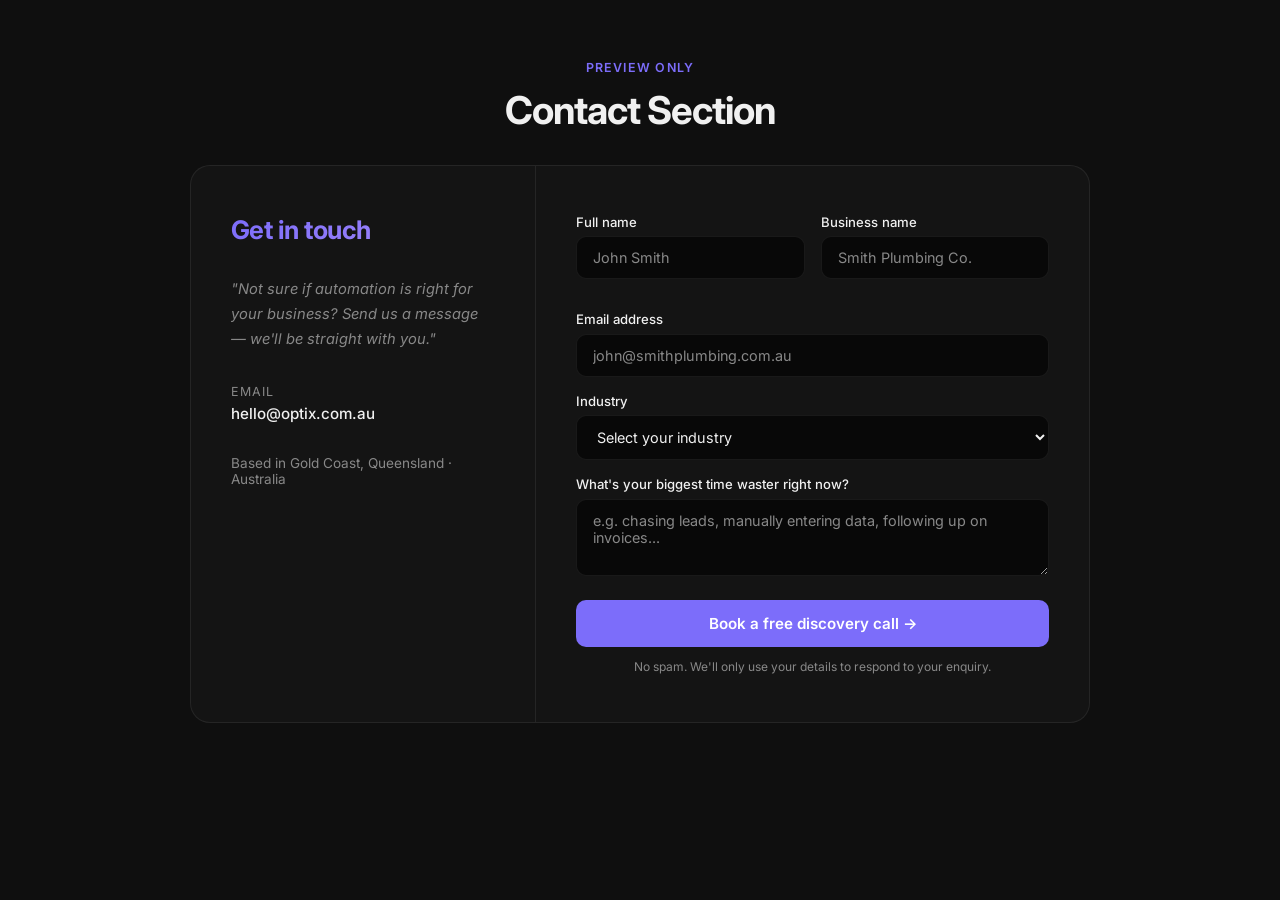
<file: contact-preview.html>
<!DOCTYPE html>
<html lang="en">
<head>
  <meta charset="UTF-8" />
  <meta name="viewport" content="width=device-width, initial-scale=1.0" />
  <title>Contact Section Preview</title>
  <link href="https://fonts.googleapis.com/css2?family=Inter:wght@300;400;500;600;700&display=swap" rel="stylesheet" />
  <style>
    *, *::before, *::after { box-sizing: border-box; margin: 0; padding: 0; }
    :root {
      --bg: #080808; --bg2: #0f0f0f; --surface: #141414;
      --border: rgba(255,255,255,0.07); --text: #f0f0f0;
      --muted: #888; --accent: #7c6dfa; --accent2: #a78bfa;
    }
    body {
      font-family: 'Inter', sans-serif;
      background: var(--bg2);
      color: var(--text);
      -webkit-font-smoothing: antialiased;
      padding: 60px 20px;
    }
    .label {
      font-size: 0.78rem; font-weight: 600;
      letter-spacing: 0.1em; text-transform: uppercase;
      color: var(--accent); margin-bottom: 0.75rem;
    }
    h2 {
      font-size: clamp(1.8rem, 4vw, 2.4rem);
      font-weight: 700; letter-spacing: -0.025em;
      line-height: 1.2; margin-bottom: 3rem;
    }

    /* CONTACT CARD */
    .contact-card {
      max-width: 900px;
      margin: 0 auto;
      background: var(--surface);
      border: 1px solid var(--border);
      border-radius: 20px;
      display: grid;
      grid-template-columns: 1fr 1.6fr;
      overflow: hidden;
    }
    .contact-left {
      padding: 3rem 2.5rem;
      border-right: 1px solid var(--border);
      display: flex;
      flex-direction: column;
      gap: 2rem;
    }
    .contact-left h3 {
      font-size: 1.6rem; font-weight: 700;
      letter-spacing: -0.02em;
      background: linear-gradient(135deg, var(--accent), var(--accent2));
      -webkit-background-clip: text; -webkit-text-fill-color: transparent;
      background-clip: text;
    }
    .contact-left .tagline {
      font-size: 0.92rem; color: var(--muted); line-height: 1.7;
      font-style: italic;
    }
    .contact-detail { display: flex; flex-direction: column; gap: 0.3rem; }
    .contact-detail span { font-size: 0.78rem; color: var(--muted); text-transform: uppercase; letter-spacing: 0.08em; }
    .contact-detail a { color: var(--text); text-decoration: none; font-size: 0.95rem; font-weight: 500; }
    .contact-detail a:hover { color: var(--accent); }
    .location { font-size: 0.85rem; color: var(--muted); }

    .contact-right { padding: 3rem 2.5rem; }
    .form-row { display: grid; grid-template-columns: 1fr 1fr; gap: 1rem; margin-bottom: 1rem; }
    .form-group { display: flex; flex-direction: column; gap: 0.4rem; margin-bottom: 1rem; }
    .form-group label { font-size: 0.82rem; font-weight: 500; color: var(--text); }
    .form-group input,
    .form-group select,
    .form-group textarea {
      background: var(--bg);
      border: 1px solid var(--border);
      border-radius: 10px;
      padding: 0.75rem 1rem;
      color: var(--text);
      font-family: inherit;
      font-size: 0.9rem;
      outline: none;
      width: 100%;
      transition: border-color 0.2s;
    }
    .form-group input:focus,
    .form-group select:focus,
    .form-group textarea:focus { border-color: var(--accent); }
    .form-group input::placeholder,
    .form-group textarea::placeholder { color: var(--muted); }
    .form-group select option { background: var(--bg); }
    .form-group textarea { resize: vertical; }
    .btn-submit {
      width: 100%;
      background: var(--accent);
      color: #fff;
      border: none;
      border-radius: 10px;
      padding: 0.9rem;
      font-size: 0.95rem;
      font-weight: 600;
      cursor: pointer;
      font-family: inherit;
      transition: opacity 0.2s;
      margin-top: 0.5rem;
    }
    .btn-submit:hover { opacity: 0.85; }
    .form-note { font-size: 0.75rem; color: var(--muted); text-align: center; margin-top: 0.75rem; }
  </style>
</head>
<body>

  <p class="label" style="text-align:center">Preview only</p>
  <h2 style="text-align:center;margin-bottom:2rem">Contact Section</h2>

  <div class="contact-card">
    <div class="contact-left">
      <h3>Get in touch</h3>
      <p class="tagline">"Not sure if automation is right for your business? Send us a message — we'll be straight with you."</p>
      <div class="contact-detail">
        <span>Email</span>
        <a href="#">hello@optix.com.au</a>
      </div>
      <p class="location">Based in Gold Coast, Queensland · Australia</p>
    </div>
    <div class="contact-right">
      <div class="form-row">
        <div class="form-group">
          <label>Full name</label>
          <input type="text" placeholder="John Smith" />
        </div>
        <div class="form-group">
          <label>Business name</label>
          <input type="text" placeholder="Smith Plumbing Co." />
        </div>
      </div>
      <div class="form-group">
        <label>Email address</label>
        <input type="email" placeholder="john@smithplumbing.com.au" />
      </div>
      <div class="form-group">
        <label>Industry</label>
        <select>
          <option value="" disabled selected>Select your industry</option>
          <option>Trades & Construction</option>
          <option>Real Estate</option>
          <option>Allied Health</option>
          <option>Hospitality & Tourism</option>
          <option>Professional Services</option>
          <option>Other</option>
        </select>
      </div>
      <div class="form-group">
        <label>What's your biggest time waster right now?</label>
        <textarea rows="3" placeholder="e.g. chasing leads, manually entering data, following up on invoices..."></textarea>
      </div>
      <button class="btn-submit">Book a free discovery call →</button>
      <p class="form-note">No spam. We'll only use your details to respond to your enquiry.</p>
    </div>
  </div>

</body>
</html>
</file>
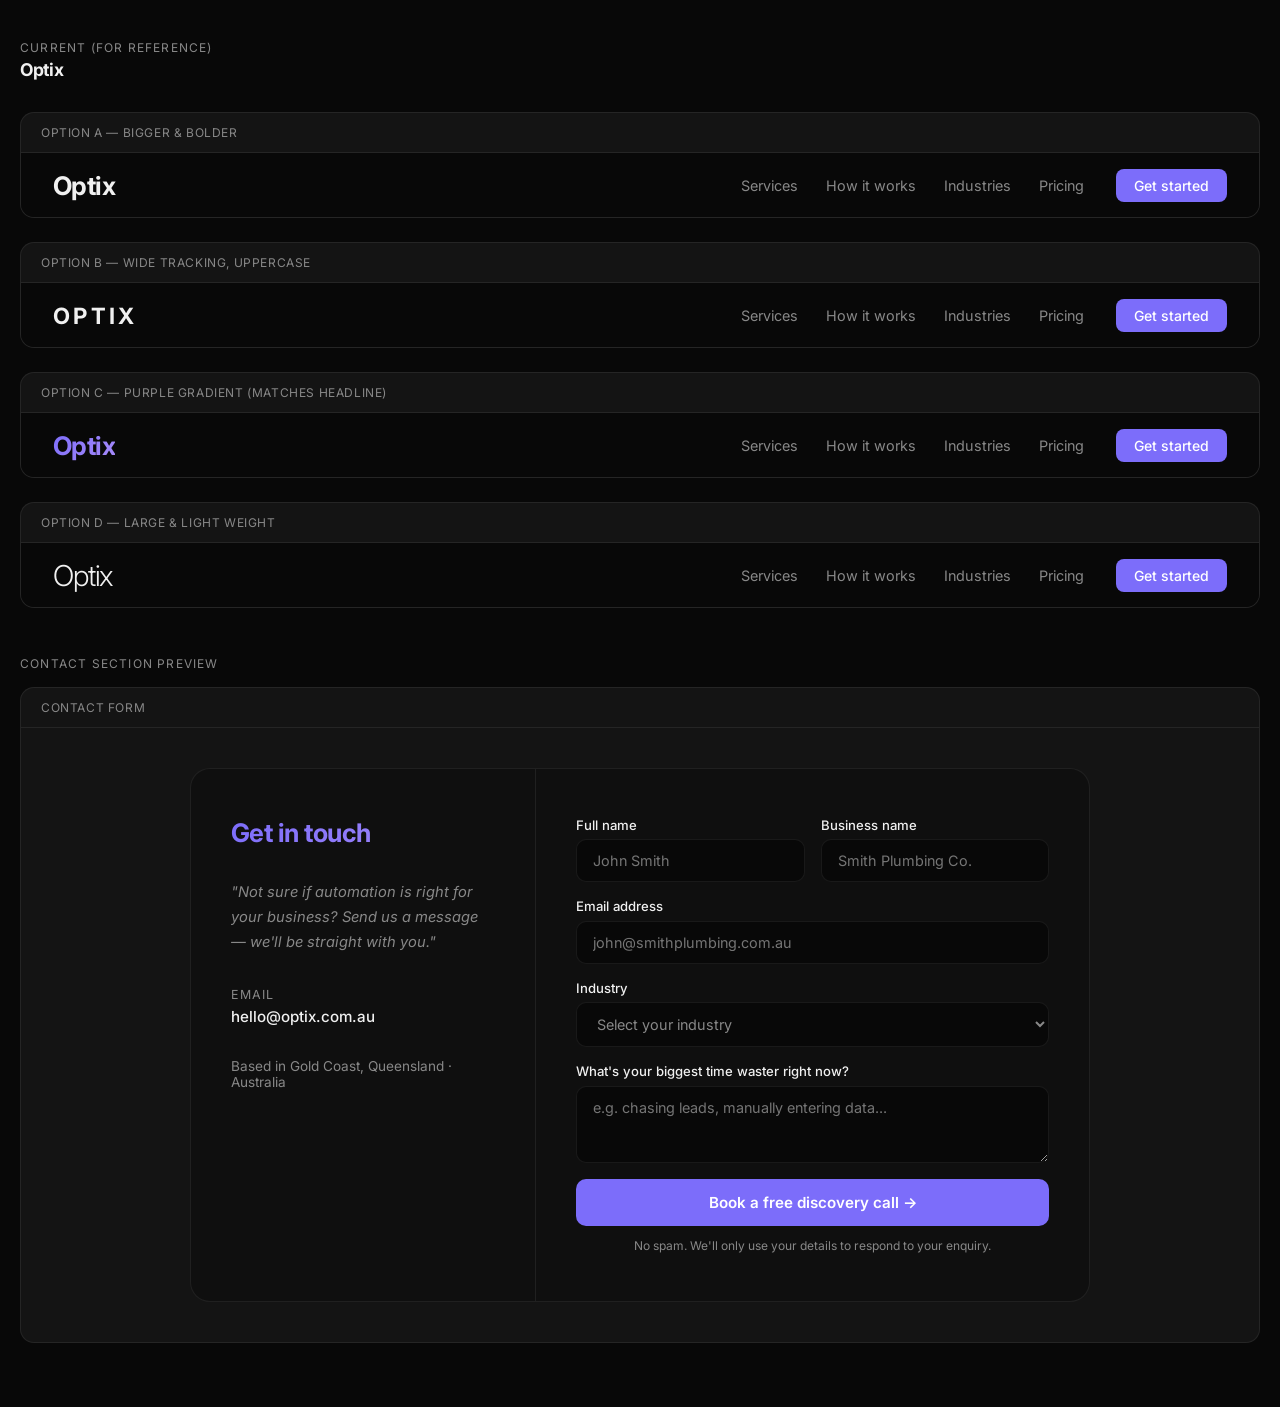
<file: logo-preview.html>
<!DOCTYPE html>
<html lang="en">
<head>
  <meta charset="UTF-8" />
  <meta name="viewport" content="width=device-width, initial-scale=1.0" />
  <title>Optix Logo Preview</title>
  <link href="https://fonts.googleapis.com/css2?family=Inter:wght@300;400;500;600;700&display=swap" rel="stylesheet" />
  <style>
    *, *::before, *::after { box-sizing: border-box; margin: 0; padding: 0; }
    :root {
      --bg: #080808;
      --bg2: #0f0f0f;
      --surface: #141414;
      --border: rgba(255,255,255,0.07);
      --text: #f0f0f0;
      --muted: #888;
      --accent: #7c6dfa;
      --accent2: #a78bfa;
    }
    body {
      font-family: 'Inter', sans-serif;
      background: var(--bg);
      color: var(--text);
      -webkit-font-smoothing: antialiased;
      padding: 40px 20px;
    }
    h2 {
      color: var(--muted);
      font-size: 0.75rem;
      letter-spacing: 0.1em;
      text-transform: uppercase;
      margin-bottom: 8px;
    }
    .preview-block {
      background: var(--surface);
      border: 1px solid var(--border);
      border-radius: 14px;
      margin-bottom: 24px;
      overflow: hidden;
    }
    .label {
      padding: 12px 20px;
      border-bottom: 1px solid var(--border);
      font-size: 0.75rem;
      color: var(--muted);
      letter-spacing: 0.05em;
      text-transform: uppercase;
    }
    nav-mock {
      display: flex;
      align-items: center;
      padding: 0 32px;
      height: 64px;
      background: rgba(8,8,8,0.95);
      gap: 2rem;
    }
    .nav-links {
      display: flex;
      gap: 1.75rem;
      margin-left: auto;
      list-style: none;
    }
    .nav-links li a {
      color: var(--muted);
      text-decoration: none;
      font-size: 0.9rem;
    }
    .btn-nav {
      background: var(--accent);
      color: #fff;
      padding: 8px 18px;
      border-radius: 8px;
      text-decoration: none;
      font-size: 0.875rem;
      font-weight: 500;
    }

    /* OPTION A */
    .logo-a {
      font-weight: 700;
      font-size: 1.6rem;
      letter-spacing: -0.02em;
      color: var(--text);
    }

    /* OPTION B */
    .logo-b {
      font-weight: 700;
      font-size: 1.4rem;
      letter-spacing: 0.15em;
      text-transform: uppercase;
      color: var(--text);
    }

    /* OPTION C */
    .logo-c {
      font-weight: 700;
      font-size: 1.6rem;
      letter-spacing: -0.02em;
      background: linear-gradient(135deg, var(--accent), var(--accent2));
      -webkit-background-clip: text;
      -webkit-text-fill-color: transparent;
      background-clip: text;
    }

    /* OPTION D */
    .logo-d {
      font-weight: 300;
      font-size: 1.8rem;
      letter-spacing: -0.04em;
      color: var(--text);
    }
  </style>
</head>
<body>

  <div style="margin-bottom:32px">
    <div style="color:#888;font-size:0.75rem;text-transform:uppercase;letter-spacing:0.1em;margin-bottom:4px">Current (for reference)</div>
    <div style="font-weight:700;font-size:1.1rem;letter-spacing:-0.02em;color:#f0f0f0">Optix</div>
  </div>

  <div class="preview-block">
    <div class="label">Option A — Bigger & bolder</div>
    <nav-mock>
      <span class="logo-a">Optix</span>
      <ul class="nav-links">
        <li><a href="#">Services</a></li>
        <li><a href="#">How it works</a></li>
        <li><a href="#">Industries</a></li>
        <li><a href="#">Pricing</a></li>
      </ul>
      <a href="#" class="btn-nav">Get started</a>
    </nav-mock>
  </div>

  <div class="preview-block">
    <div class="label">Option B — Wide tracking, uppercase</div>
    <nav-mock>
      <span class="logo-b">Optix</span>
      <ul class="nav-links">
        <li><a href="#">Services</a></li>
        <li><a href="#">How it works</a></li>
        <li><a href="#">Industries</a></li>
        <li><a href="#">Pricing</a></li>
      </ul>
      <a href="#" class="btn-nav">Get started</a>
    </nav-mock>
  </div>

  <div class="preview-block">
    <div class="label">Option C — Purple gradient (matches headline)</div>
    <nav-mock>
      <span class="logo-c">Optix</span>
      <ul class="nav-links">
        <li><a href="#">Services</a></li>
        <li><a href="#">How it works</a></li>
        <li><a href="#">Industries</a></li>
        <li><a href="#">Pricing</a></li>
      </ul>
      <a href="#" class="btn-nav">Get started</a>
    </nav-mock>
  </div>

  <div class="preview-block">
    <div class="label">Option D — Large & light weight</div>
    <nav-mock>
      <span class="logo-d">Optix</span>
      <ul class="nav-links">
        <li><a href="#">Services</a></li>
        <li><a href="#">How it works</a></li>
        <li><a href="#">Industries</a></li>
        <li><a href="#">Pricing</a></li>
      </ul>
      <a href="#" class="btn-nav">Get started</a>
    </nav-mock>
  </div>

  <!-- CONTACT SECTION PREVIEW -->
  <div style="margin-top:48px">
    <div style="color:#888;font-size:0.75rem;text-transform:uppercase;letter-spacing:0.1em;margin-bottom:16px">Contact Section Preview</div>
    <div class="preview-block">
      <div class="label">Contact Form</div>
      <div style="padding:40px 32px">
        <div style="max-width:900px;margin:0 auto;background:#0f0f0f;border:1px solid rgba(255,255,255,0.07);border-radius:20px;display:grid;grid-template-columns:1fr 1.6fr;overflow:hidden">
          <div style="padding:3rem 2.5rem;border-right:1px solid rgba(255,255,255,0.07);display:flex;flex-direction:column;gap:2rem">
            <h3 style="font-size:1.6rem;font-weight:700;letter-spacing:-0.02em;background:linear-gradient(135deg,#7c6dfa,#a78bfa);-webkit-background-clip:text;-webkit-text-fill-color:transparent;background-clip:text">Get in touch</h3>
            <p style="font-size:0.92rem;color:#888;line-height:1.7;font-style:italic">"Not sure if automation is right for your business? Send us a message — we'll be straight with you."</p>
            <div style="display:flex;flex-direction:column;gap:0.3rem">
              <span style="font-size:0.78rem;color:#888;text-transform:uppercase;letter-spacing:0.08em">Email</span>
              <span style="color:#f0f0f0;font-size:0.95rem;font-weight:500">hello@optix.com.au</span>
            </div>
            <p style="font-size:0.85rem;color:#888">Based in Gold Coast, Queensland · Australia</p>
          </div>
          <div style="padding:3rem 2.5rem">
            <div style="display:grid;grid-template-columns:1fr 1fr;gap:1rem;margin-bottom:1rem">
              <div style="display:flex;flex-direction:column;gap:0.4rem">
                <label style="font-size:0.82rem;font-weight:500">Full name</label>
                <input type="text" placeholder="John Smith" style="background:#080808;border:1px solid rgba(255,255,255,0.07);border-radius:10px;padding:0.75rem 1rem;color:#f0f0f0;font-family:inherit;font-size:0.9rem;outline:none;width:100%" />
              </div>
              <div style="display:flex;flex-direction:column;gap:0.4rem">
                <label style="font-size:0.82rem;font-weight:500">Business name</label>
                <input type="text" placeholder="Smith Plumbing Co." style="background:#080808;border:1px solid rgba(255,255,255,0.07);border-radius:10px;padding:0.75rem 1rem;color:#f0f0f0;font-family:inherit;font-size:0.9rem;outline:none;width:100%" />
              </div>
            </div>
            <div style="display:flex;flex-direction:column;gap:0.4rem;margin-bottom:1rem">
              <label style="font-size:0.82rem;font-weight:500">Email address</label>
              <input type="email" placeholder="john@smithplumbing.com.au" style="background:#080808;border:1px solid rgba(255,255,255,0.07);border-radius:10px;padding:0.75rem 1rem;color:#f0f0f0;font-family:inherit;font-size:0.9rem;outline:none;width:100%" />
            </div>
            <div style="display:flex;flex-direction:column;gap:0.4rem;margin-bottom:1rem">
              <label style="font-size:0.82rem;font-weight:500">Industry</label>
              <select style="background:#080808;border:1px solid rgba(255,255,255,0.07);border-radius:10px;padding:0.75rem 1rem;color:#888;font-family:inherit;font-size:0.9rem;outline:none;width:100%">
                <option>Select your industry</option>
                <option>Trades & Construction</option>
                <option>Real Estate</option>
                <option>Allied Health</option>
              </select>
            </div>
            <div style="display:flex;flex-direction:column;gap:0.4rem;margin-bottom:1rem">
              <label style="font-size:0.82rem;font-weight:500">What's your biggest time waster right now?</label>
              <textarea rows="3" placeholder="e.g. chasing leads, manually entering data..." style="background:#080808;border:1px solid rgba(255,255,255,0.07);border-radius:10px;padding:0.75rem 1rem;color:#f0f0f0;font-family:inherit;font-size:0.9rem;outline:none;width:100%;resize:vertical"></textarea>
            </div>
            <button style="width:100%;background:#7c6dfa;color:#fff;border:none;border-radius:10px;padding:0.9rem;font-size:0.95rem;font-weight:600;cursor:pointer;font-family:inherit">Book a free discovery call →</button>
            <p style="font-size:0.75rem;color:#888;text-align:center;margin-top:0.75rem">No spam. We'll only use your details to respond to your enquiry.</p>
          </div>
        </div>
      </div>
    </div>
  </div>

</body>
</html>
</file>
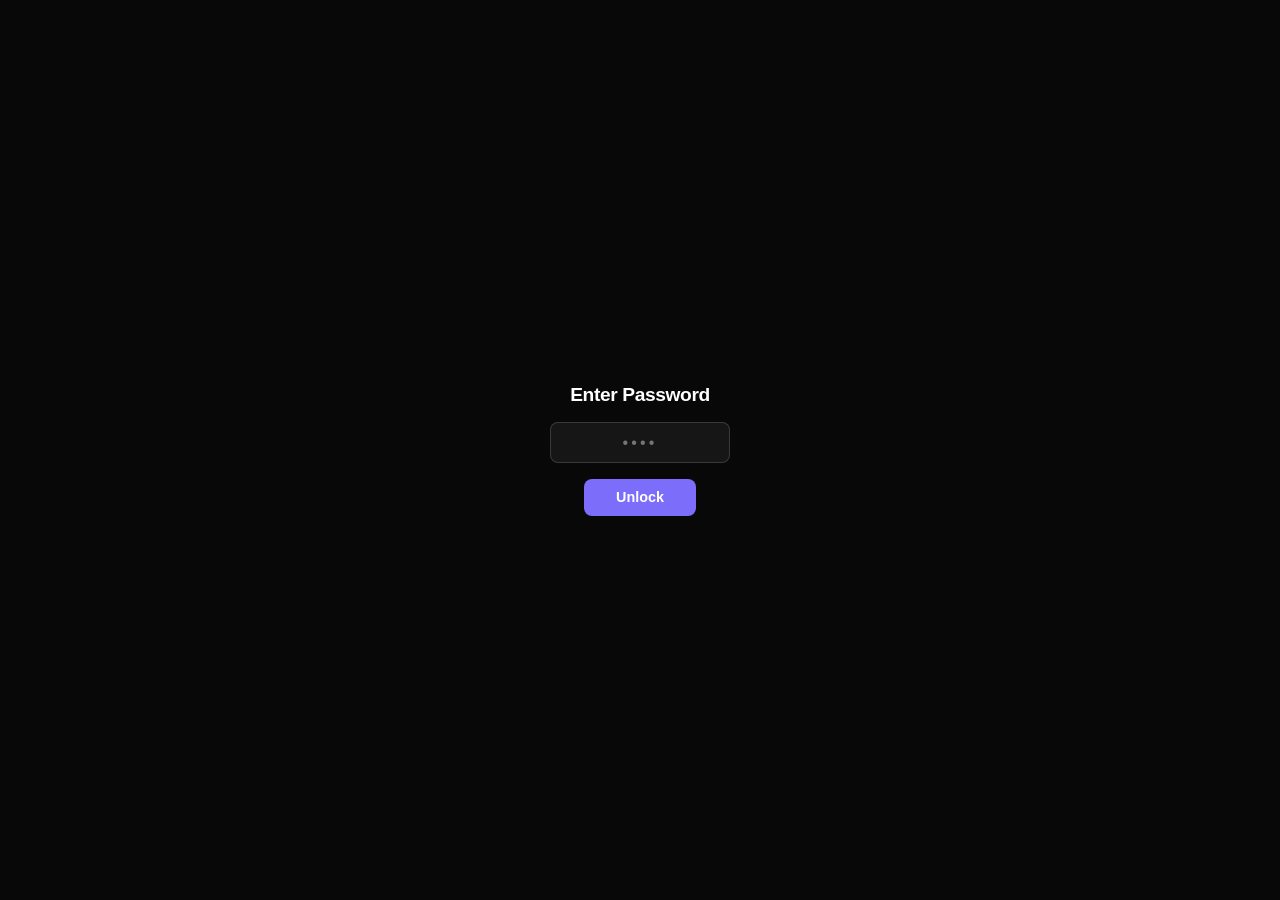
<file: website-animations/1-cinematic-zoom.html>
<!DOCTYPE html>
<html lang="en">
<head>
<meta charset="UTF-8"/>
<meta name="viewport" content="width=device-width, initial-scale=1.0"/>
<title>1 — Cinematic Zoom</title>
<style>
  *, *::before, *::after { box-sizing: border-box; margin: 0; padding: 0; }
  body {
    background: #000;
    font-family: 'Inter', sans-serif;
    overflow: hidden;
    width: 100vw; height: 100vh;
    display: flex;
    align-items: center;
    justify-content: center;
  }
  .scene {
    position: absolute;
    inset: 0;
    display: flex;
    flex-direction: column;
    align-items: center;
    justify-content: center;
    gap: 1rem;
  }
  h2 {
    color: #fff;
    font-size: clamp(2.5rem, 7vw, 6rem);
    font-weight: 800;
    letter-spacing: -0.04em;
    text-align: center;
    line-height: 1.05;
  }
  .accent { color: #7c6dfa; }
  .sub {
    color: rgba(255,255,255,0.3);
    font-size: 1rem;
    letter-spacing: 0.12em;
    text-transform: uppercase;
  }
  .scene-1 { background: radial-gradient(ellipse at 50% 30%, #1a0533 0%, #000 70%); z-index: 2; }
  .scene-2 { background: radial-gradient(ellipse at 50% 30%, #001a33 0%, #000 70%); z-index: 1; }
  @keyframes zoomOut {
    to { transform: scale(1.4); opacity: 0; filter: blur(12px); }
  }
  @keyframes zoomIn {
    from { transform: scale(0.85); opacity: 0; filter: blur(8px); }
    to   { transform: scale(1);    opacity: 1; filter: blur(0px); }
  }
  .playing .scene-1 { animation: zoomOut 0.7s cubic-bezier(0.4, 0, 0.2, 1) forwards; }
  .playing .scene-2 { animation: zoomIn  0.7s 0.3s cubic-bezier(0.4, 0, 0.2, 1) forwards; z-index: 3; }
  .btn {
    position: fixed;
    bottom: 2rem;
    left: 50%;
    transform: translateX(-50%);
    background: rgba(255,255,255,0.06);
    border: 1px solid rgba(255,255,255,0.12);
    color: #fff;
    padding: 0.65rem 2rem;
    border-radius: 100px;
    cursor: pointer;
    font-size: 0.88rem;
    z-index: 100;
    backdrop-filter: blur(10px);
    transition: background 0.2s;
  }
  .btn:hover { background: rgba(255,255,255,0.12); }
  .back {
    position: fixed;
    top: 1.5rem;
    left: 1.5rem;
    color: rgba(255,255,255,0.3);
    font-size: 0.82rem;
    text-decoration: none;
    letter-spacing: 0.06em;
    z-index: 200;
  }
  .back:hover { color: #fff; }
</style>
</head>
<body>
<script>
  if (sessionStorage.getItem('anim_auth') !== '1485') { location.href = 'index.html'; }
</script>
<a class="back" href="index.html">← Back</a>
<div id="wrapper">
  <div class="scene scene-1">
    <p class="sub">Automately</p>
    <h2>Your Business<br/><span class="accent">Runs Itself.</span></h2>
  </div>
  <div class="scene scene-2">
    <p class="sub">What We Build</p>
    <h2>AI Agents<br/><span class="accent">That Work.</span></h2>
  </div>
</div>
<button class="btn" id="btn">Play Transition →</button>
<script>
  const wrapper = document.getElementById('wrapper');
  const btn = document.getElementById('btn');
  let playing = false;
  btn.addEventListener('click', () => {
    if (playing) {
      wrapper.classList.remove('playing');
      void wrapper.offsetWidth;
      playing = false;
      btn.textContent = 'Play Transition →';
    } else {
      wrapper.classList.add('playing');
      playing = true;
      btn.textContent = 'Reset ↺';
    }
  });
</script>
</body>
</html>
</file>
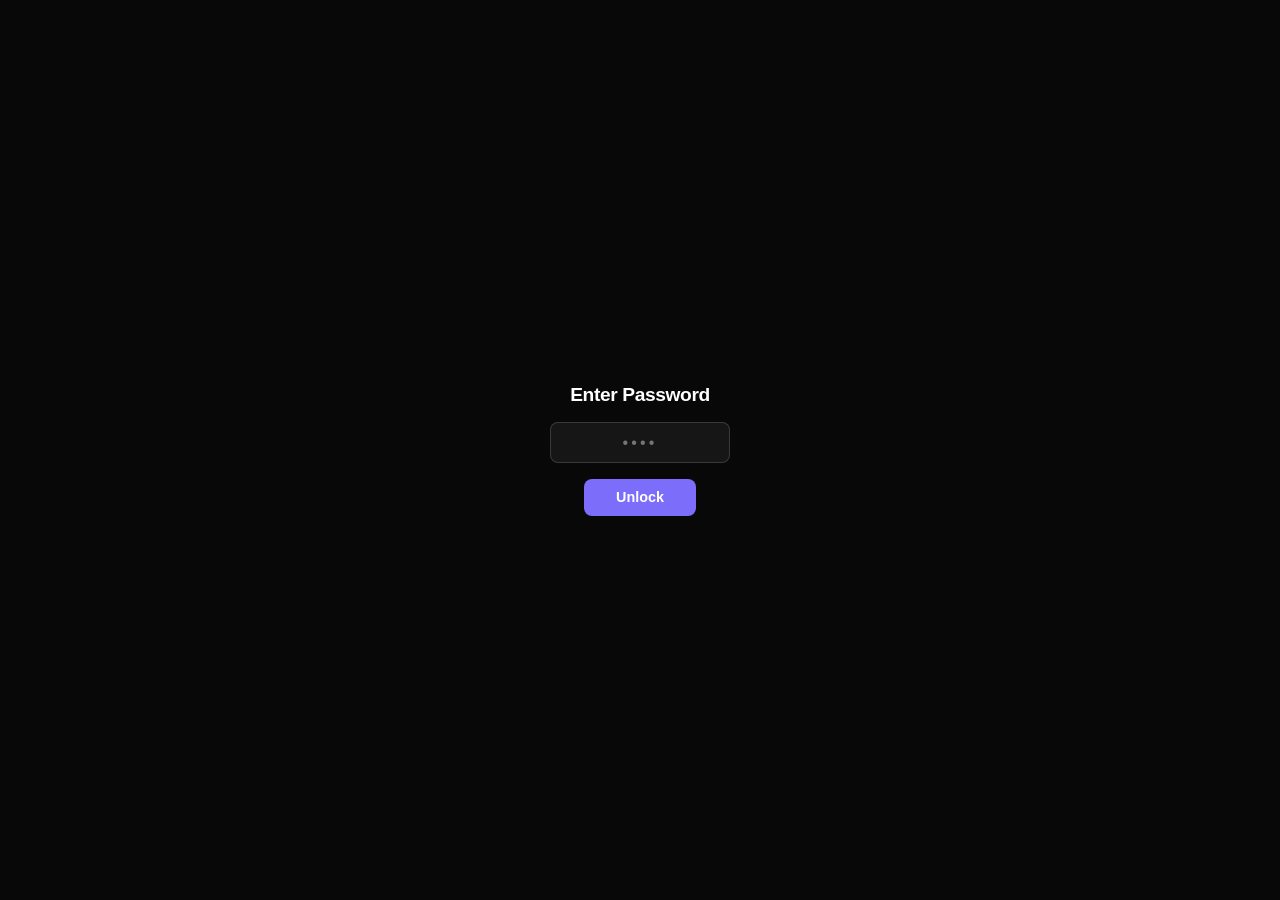
<file: website-animations/10-lamp.html>
<!DOCTYPE html>
<html lang="en">
<head>
<meta charset="UTF-8"/>
<meta name="viewport" content="width=device-width, initial-scale=1.0"/>
<title>10 — Lamp Effect</title>
<style>
  *, *::before, *::after { box-sizing: border-box; margin: 0; padding: 0; }
  body {
    background: #020617;
    font-family: 'Inter', sans-serif;
    min-height: 100vh;
    overflow: hidden;
    position: relative;
  }

  /* ── Lamp Scene ── */
  .lamp-scene {
    position: fixed;
    inset: 0;
    pointer-events: none;
    overflow: hidden;
  }

  /* Left beam: triangle spanning from centre-bottom to top-left of viewport */
  .lamp-beam-l {
    position: absolute;
    top: 0;
    right: 50%;
    height: 52vh;
    width: 52vw;
    background: radial-gradient(ellipse at 100% 100%,
      rgba(6,182,212,0.55) 0%,
      rgba(6,182,212,0.08) 45%,
      transparent 68%);
    clip-path: polygon(100% 100%, 0% 0%, 100% 0%);
    transform-origin: right bottom;
    animation: lampBeamExpand 0.9s 0.25s ease-in-out both;
  }

  /* Right beam: mirror */
  .lamp-beam-r {
    position: absolute;
    top: 0;
    left: 50%;
    height: 52vh;
    width: 52vw;
    background: radial-gradient(ellipse at 0% 100%,
      rgba(6,182,212,0.55) 0%,
      rgba(6,182,212,0.08) 45%,
      transparent 68%);
    clip-path: polygon(0% 100%, 0% 0%, 100% 0%);
    transform-origin: left bottom;
    animation: lampBeamExpand 0.9s 0.25s ease-in-out both;
  }

  @keyframes lampBeamExpand {
    from { transform: scaleX(0.04); opacity: 0; }
    to   { transform: scaleX(1);    opacity: 1; }
  }

  /* Large diffuse glow at the line */
  .lamp-glow {
    position: absolute;
    top: 52vh;
    left: 50%;
    transform: translate(-50%, -50%);
    width: min(36rem, 72vw);
    height: 10rem;
    border-radius: 50%;
    background: rgba(6,182,212,0.32);
    filter: blur(50px);
    animation: lampGlowAnim 0.9s 0.25s ease-in-out both;
  }

  @keyframes lampGlowAnim {
    from { opacity: 0; transform: translate(-50%, -50%) scaleX(0.12); }
    to   { opacity: 1; transform: translate(-50%, -50%) scaleX(1); }
  }

  /* Bright inner glow */
  .lamp-bright {
    position: absolute;
    top: 52vh;
    left: 50%;
    transform: translate(-50%, -58%);
    width: min(16rem, 30vw);
    height: 8rem;
    border-radius: 50%;
    background: rgba(34,211,238,0.5);
    filter: blur(18px);
    animation: lampBrightAnim 0.9s 0.25s ease-in-out both;
  }

  @keyframes lampBrightAnim {
    from { opacity: 0; transform: translate(-50%, -58%) scaleX(0.12); }
    to   { opacity: 1; transform: translate(-50%, -58%) scaleX(1); }
  }

  /* Horizontal glowing line */
  .lamp-line {
    position: absolute;
    top: 52vh;
    left: 50%;
    transform: translateX(-50%) translateY(-1px);
    height: 2px;
    background: #22d3ee;
    border-radius: 2px;
    box-shadow: 0 0 8px 2px rgba(34,211,238,0.9),
                0 0 28px 10px rgba(6,182,212,0.45);
    animation: lampLineAnim 0.9s 0.25s ease-in-out both;
  }

  @keyframes lampLineAnim {
    from { width: 5rem; opacity: 0; }
    to   { width: min(32rem, 74vw); opacity: 1; }
  }

  /* Dark cover — hides the very top of the beams */
  .lamp-cover {
    position: absolute;
    top: 0; left: 0; right: 0;
    height: 18vh;
    background: linear-gradient(to bottom, #020617 35%, transparent);
    z-index: 2;
  }

  /* Dark bottom fade so beams don't bleed too far down */
  .lamp-fade-bottom {
    position: absolute;
    top: 52vh;
    left: 0; right: 0;
    height: 24vh;
    background: linear-gradient(to bottom, transparent 0%, #020617 80%);
    z-index: 2;
  }

  /* ── Content ── */
  .content {
    position: relative;
    z-index: 10;
    min-height: 100vh;
    display: flex;
    flex-direction: column;
    align-items: center;
    justify-content: center;
    text-align: center;
    padding: 2rem;
  }

  .eyebrow {
    font-size: 0.78rem;
    font-weight: 600;
    letter-spacing: 0.15em;
    text-transform: uppercase;
    color: rgba(34,211,238,0.7);
    margin-bottom: 2rem;
    animation: textRise 0.75s 0.55s ease-in-out both;
  }

  h1 {
    font-size: clamp(2.8rem, 7vw, 6rem);
    font-weight: 800;
    letter-spacing: -0.04em;
    line-height: 1.08;
    color: #fff;
    margin-bottom: 1.5rem;
    overflow: hidden;
  }

  .h1-inner {
    display: block;
    animation: textRise 0.75s 0.7s ease-in-out both;
  }

  .h1-line2 {
    display: block;
    background: linear-gradient(90deg, #67e8f9, #a5f3fc, #22d3ee);
    -webkit-background-clip: text;
    -webkit-text-fill-color: transparent;
    background-clip: text;
    animation: textRise 0.75s 0.9s ease-in-out both;
  }

  .sub {
    font-size: clamp(0.95rem, 2vw, 1.2rem);
    color: rgba(255,255,255,0.45);
    max-width: 560px;
    line-height: 1.7;
    font-weight: 300;
    animation: textRise 0.75s 1.1s ease-in-out both;
  }

  @keyframes textRise {
    from { opacity: 0; transform: translateY(28px); }
    to   { opacity: 1; transform: translateY(0); }
  }

  /* Nav hints */
  .back { position: fixed; top: 1.5rem; left: 1.5rem; color: rgba(255,255,255,0.3);
          font-size: 0.82rem; text-decoration: none; letter-spacing: 0.06em; z-index: 200; }
  .back:hover { color: #fff; }
  .hint { position: fixed; bottom: 1.5rem; left: 50%; transform: translateX(-50%);
          color: rgba(255,255,255,0.2); font-size: 0.75rem; letter-spacing: 0.08em;
          pointer-events: none; z-index: 200; }
</style>
</head>
<body>
<script>if (sessionStorage.getItem('anim_auth') !== '1485') { location.href = 'index.html'; }</script>
<a class="back" href="index.html">← Back</a>

<!-- Lamp visual -->
<div class="lamp-scene" aria-hidden="true">
  <div class="lamp-beam-l"></div>
  <div class="lamp-beam-r"></div>
  <div class="lamp-glow"></div>
  <div class="lamp-bright"></div>
  <div class="lamp-line"></div>
  <div class="lamp-cover"></div>
  <div class="lamp-fade-bottom"></div>
</div>

<!-- Content -->
<div class="content">
  <p class="eyebrow">Lamp Effect · Aceternity UI</p>
  <h1>
    <span class="h1-inner">Build lamps</span>
    <span class="h1-line2">the right way.</span>
  </h1>
  <p class="sub">A glowing lamp beam expands from a centre line on load, casting cyan light upward while text rises from below.</p>
</div>

<p class="hint">loads on page open</p>
</body>
</html>
</file>
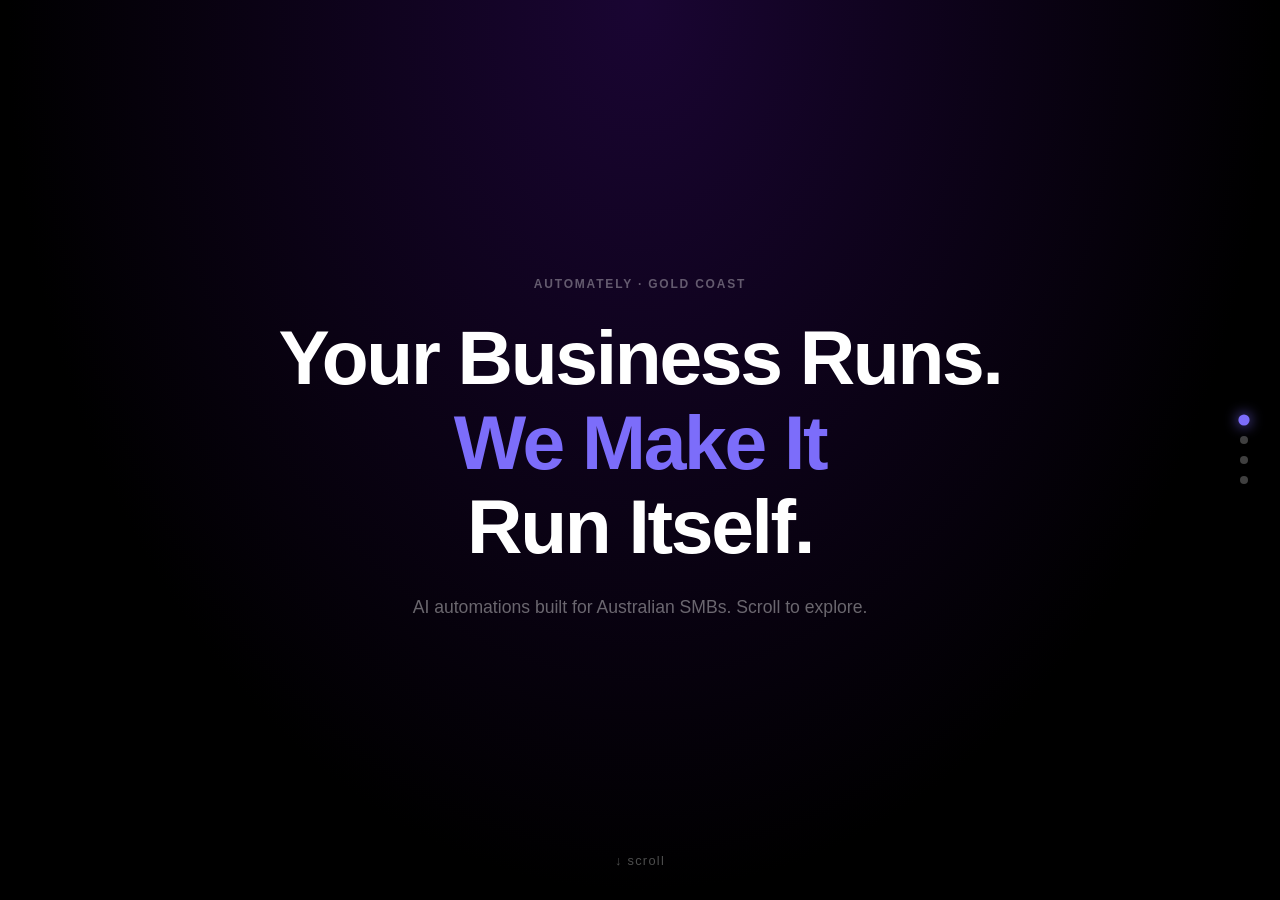
<file: website-animations/2-scroll-snap.html>
<!DOCTYPE html>
<html lang="en">
<head>
<meta charset="UTF-8"/>
<meta name="viewport" content="width=device-width, initial-scale=1.0"/>
<title>2 — Smooth Scroll Snap</title>
<style>
  *, *::before, *::after { box-sizing: border-box; margin: 0; padding: 0; }
  body { background: #000; font-family: 'Inter', sans-serif; overflow: hidden; }

  .container {
    height: 100vh;
    overflow-y: scroll;
  }
  .container::-webkit-scrollbar { display: none; }

  .section {
    height: 100vh;
    display: flex;
    align-items: center;
    justify-content: center;
    flex-direction: column;
    gap: 1.5rem;
    position: relative;
    overflow: hidden;
    opacity: 0;
    transform: translateY(20px) scale(0.99);
    transition: opacity 1.2s cubic-bezier(0.25, 0.46, 0.45, 0.94), transform 1.2s cubic-bezier(0.25, 0.46, 0.45, 0.94), filter 1.2s cubic-bezier(0.25, 0.46, 0.45, 0.94);
    filter: blur(2px);
  }
  .section.visible {
    opacity: 1;
    transform: translateY(0) scale(1);
    filter: blur(0px);
  }

  .section:nth-child(1) { background: radial-gradient(ellipse at 50% 0%, #1a0533 0%, #000 70%); }
  .section:nth-child(2) { background: radial-gradient(ellipse at 50% 0%, #001a33 0%, #000 70%); }
  .section:nth-child(3) { background: radial-gradient(ellipse at 50% 0%, #001a1a 0%, #000 70%); }
  .section:nth-child(4) { background: radial-gradient(ellipse at 50% 0%, #1a1a00 0%, #000 70%); }

  .label {
    color: rgba(255,255,255,0.35);
    font-size: 0.75rem;
    font-weight: 600;
    letter-spacing: 0.15em;
    text-transform: uppercase;
  }
  h2 {
    color: #fff;
    font-size: clamp(2.5rem, 6vw, 5rem);
    font-weight: 700;
    letter-spacing: -0.03em;
    text-align: center;
    line-height: 1.1;
  }
  .accent { color: #7c6dfa; }
  p.desc {
    color: rgba(255,255,255,0.4);
    font-size: 1.1rem;
    text-align: center;
    max-width: 500px;
    line-height: 1.7;
  }

  /* dots nav */
  .dots {
    position: fixed;
    right: 2rem;
    top: 50%;
    transform: translateY(-50%);
    display: flex;
    flex-direction: column;
    gap: 0.75rem;
    z-index: 100;
  }
  .dot {
    width: 8px; height: 8px;
    border-radius: 50%;
    background: rgba(255,255,255,0.25);
    cursor: pointer;
    transition: background 0.3s, transform 0.3s;
  }
  .dot.active { background: #7c6dfa; transform: scale(1.4); box-shadow: 0 0 10px #7c6dfa; }

  /* hint */
  .hint {
    position: fixed;
    bottom: 2rem;
    left: 50%;
    transform: translateX(-50%);
    color: rgba(255,255,255,0.3);
    font-size: 0.8rem;
    letter-spacing: 0.1em;
    animation: bounce 2s infinite;
  }
  @keyframes bounce {
    0%, 100% { transform: translateX(-50%) translateY(0); }
    50% { transform: translateX(-50%) translateY(-6px); }
  }
</style>
</head>
<body>

<div class="container" id="container">
  <section class="section">
    <p class="label">Automately · Gold Coast</p>
    <h2>Your Business Runs.<br/><span class="accent">We Make It</span><br/>Run Itself.</h2>
    <p class="desc">AI automations built for Australian SMBs. Scroll to explore.</p>
  </section>
  <section class="section">
    <p class="label">What We Build</p>
    <h2>Automations That<br/><span class="accent">Pay For</span><br/>Themselves.</h2>
    <p class="desc">Lead follow-ups, document processing, reporting — running without your team touching them.</p>
  </section>
  <section class="section">
    <p class="label">How It Works</p>
    <h2>From Problem<br/><span class="accent">To Running</span><br/>In Weeks.</h2>
    <p class="desc">We map your processes, build the automation, and hand it over fully documented.</p>
  </section>
  <section class="section">
    <p class="label">Get Started</p>
    <h2>Ready To<br/><span class="accent">Reclaim</span><br/>Your Time?</h2>
    <p class="desc">Book a free 30-minute discovery call. No obligation.</p>
  </section>
</div>

<div class="dots" id="dots">
  <div class="dot active" onclick="goTo(0)"></div>
  <div class="dot" onclick="goTo(1)"></div>
  <div class="dot" onclick="goTo(2)"></div>
  <div class="dot" onclick="goTo(3)"></div>
</div>

<p class="hint">↓ scroll</p>

<script>
  const sections = document.querySelectorAll('.section');
  const dots = document.querySelectorAll('.dot');
  const container = document.getElementById('container');
  let current = 0;
  let isScrolling = false;

  function ease(t) {
    return t < 0.5 ? 4*t*t*t : 1 - Math.pow(-2*t+2,3)/2;
  }

  function goTo(index) {
    if (isScrolling || index < 0 || index >= sections.length) return;
    isScrolling = true;
    current = index;
    const start = container.scrollTop;
    const target = sections[index].offsetTop;
    const distance = target - start;
    const duration = 950;
    let startTime = null;

    function animate(ts) {
      if (!startTime) startTime = ts;
      const progress = Math.min((ts - startTime) / duration, 1);
      container.scrollTop = start + distance * ease(progress);
      if (progress < 1) requestAnimationFrame(animate);
      else isScrolling = false;
    }
    requestAnimationFrame(animate);
    dots.forEach(d => d.classList.remove('active'));
    dots[index].classList.add('active');
  }

  container.addEventListener('wheel', (e) => {
    e.preventDefault();
    if (isScrolling) return;
    if (e.deltaY > 0) goTo(current + 1);
    else goTo(current - 1);
  }, { passive: false });

  // reveal sections as they come into view
  const observer = new IntersectionObserver((entries) => {
    entries.forEach(entry => {
      if (entry.isIntersecting) entry.target.classList.add('visible');
    });
  }, { threshold: 0.4, root: container });

  sections.forEach(s => observer.observe(s));

  // reveal first section on load
  setTimeout(() => sections[0].classList.add('visible'), 100);
</script>
</body>
</html>
</file>
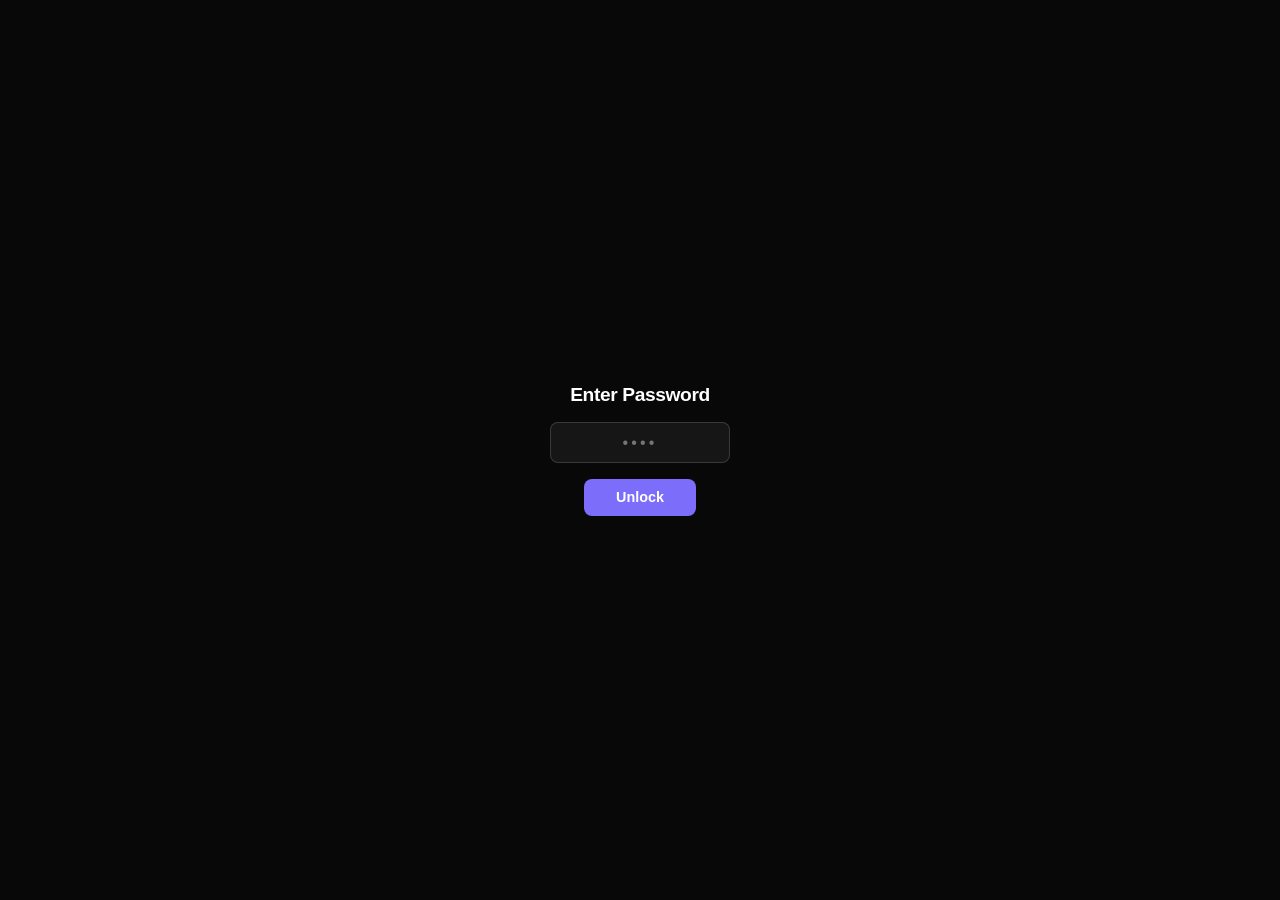
<file: website-animations/3-3d-cards.html>
<!DOCTYPE html>
<html lang="en">
<head>
<meta charset="UTF-8"/>
<meta name="viewport" content="width=device-width, initial-scale=1.0"/>
<title>3 — 3D Floating Cards</title>
<style>
  *, *::before, *::after { box-sizing: border-box; margin: 0; padding: 0; }
  body { background: #000; font-family: 'Inter', sans-serif; overflow: hidden; width: 100vw; height: 100vh; display: flex; align-items: center; justify-content: center; perspective: 1200px; }
  .stage { width: 100vw; height: 100vh; position: relative; transform-style: preserve-3d; }
  .card { position: absolute; width: 340px; background: rgba(255,255,255,0.04); border: 1px solid rgba(255,255,255,0.08); border-radius: 20px; padding: 2.5rem; backdrop-filter: blur(10px); box-shadow: 0 40px 80px rgba(0,0,0,0.6), inset 0 1px 0 rgba(255,255,255,0.08); transition: all 0.9s cubic-bezier(0.4, 0, 0.2, 1); cursor: pointer; top: 50%; left: 50%; }
  .card-label { font-size: 0.72rem; font-weight: 600; letter-spacing: 0.12em; text-transform: uppercase; color: #7c6dfa; margin-bottom: 1rem; }
  .card h3 { color: #fff; font-size: 1.4rem; font-weight: 700; letter-spacing: -0.02em; margin-bottom: 0.75rem; line-height: 1.2; }
  .card p { color: rgba(255,255,255,0.45); font-size: 0.88rem; line-height: 1.6; }
  .card-num { font-size: 3rem; font-weight: 800; color: rgba(124,109,250,0.15); letter-spacing: -0.04em; margin-bottom: 0.5rem; }
  .card-1 { transform: translateX(-50%) translateY(-50%) translateZ(0px) rotateY(0deg) scale(1); opacity: 1; filter: blur(0px); }
  .card-2 { transform: translateX(calc(-50% + 420px)) translateY(-50%) translateZ(-200px) rotateY(-20deg) scale(0.88); opacity: 0.5; filter: blur(2px); }
  .card-3 { transform: translateX(calc(-50% - 420px)) translateY(-50%) translateZ(-200px) rotateY(20deg) scale(0.88); opacity: 0.5; filter: blur(2px); }
  .card-4 { transform: translateX(-50%) translateY(-50%) translateZ(-500px) scale(0.7); opacity: 0.2; filter: blur(6px); }
  .go-prev .card-1 { transform: translateX(calc(-50% + 420px)) translateY(-50%) translateZ(-200px) rotateY(-20deg) scale(0.88); opacity: 0.5; filter: blur(2px); }
  .go-prev .card-2 { transform: translateX(-50%) translateY(-50%) translateZ(0px) rotateY(0deg) scale(1); opacity: 1; filter: blur(0px); }
  .go-next .card-1 { transform: translateX(calc(-50% - 420px)) translateY(-50%) translateZ(-200px) rotateY(20deg) scale(0.88); opacity: 0.5; filter: blur(2px); }
  .go-next .card-3 { transform: translateX(-50%) translateY(-50%) translateZ(0px) rotateY(0deg) scale(1); opacity: 1; filter: blur(0px); }
  .btn-row { position: fixed; bottom: 2rem; left: 50%; transform: translateX(-50%); display: flex; gap: 1rem; z-index: 100; }
  .btn { background: rgba(255,255,255,0.06); border: 1px solid rgba(255,255,255,0.12); color: #fff; padding: 0.65rem 1.75rem; border-radius: 100px; cursor: pointer; font-size: 0.88rem; backdrop-filter: blur(10px); transition: background 0.2s; }
  .btn:hover { background: rgba(255,255,255,0.12); }
  .bg { position: fixed; inset: 0; background: radial-gradient(ellipse at center, #0d0020 0%, #000 70%); z-index: -1; }
  .bg-glow { position: fixed; width: 600px; height: 600px; border-radius: 50%; background: radial-gradient(circle, rgba(124,109,250,0.06) 0%, transparent 70%); top: 50%; left: 50%; transform: translate(-50%, -50%); pointer-events: none; z-index: -1; }
  .back { position: fixed; top: 1.5rem; left: 1.5rem; color: rgba(255,255,255,0.3); font-size: 0.82rem; text-decoration: none; letter-spacing: 0.06em; z-index: 200; }
  .back:hover { color: #fff; }
</style>
</head>
<body>
<script>if (sessionStorage.getItem('anim_auth') !== '1485') { location.href = 'index.html'; }</script>
<a class="back" href="index.html">← Back</a>
<div class="bg"></div>
<div class="bg-glow"></div>
<div class="stage" id="stage">
  <div class="card card-1"><div class="card-num">01</div><div class="card-label">Service</div><h3>Lead Follow-up Agents</h3><p>A lead comes in at 11pm. By morning it's qualified, followed up, and booked.</p></div>
  <div class="card card-2"><div class="card-num">02</div><div class="card-label">Service</div><h3>Document Processing</h3><p>Invoices and forms extracted and pushed straight into your CRM automatically.</p></div>
  <div class="card card-3"><div class="card-num">03</div><div class="card-label">Service</div><h3>Automated Reporting</h3><p>Every Monday a report lands in your inbox. Nothing to open, nothing to update.</p></div>
  <div class="card card-4"><div class="card-num">04</div><div class="card-label">Service</div><h3>Onboarding Workflows</h3><p>New client? Every task, email, and document goes out on schedule automatically.</p></div>
</div>
<div class="btn-row">
  <button class="btn" onclick="prev()">← Prev</button>
  <button class="btn" onclick="next()">Next →</button>
</div>
<script>
  const stage = document.getElementById('stage');
  function next() { stage.classList.remove('go-prev'); stage.classList.add('go-next'); setTimeout(() => stage.classList.remove('go-next'), 900); }
  function prev() { stage.classList.remove('go-next'); stage.classList.add('go-prev'); setTimeout(() => stage.classList.remove('go-prev'), 900); }
</script>
</body>
</html>
</file>
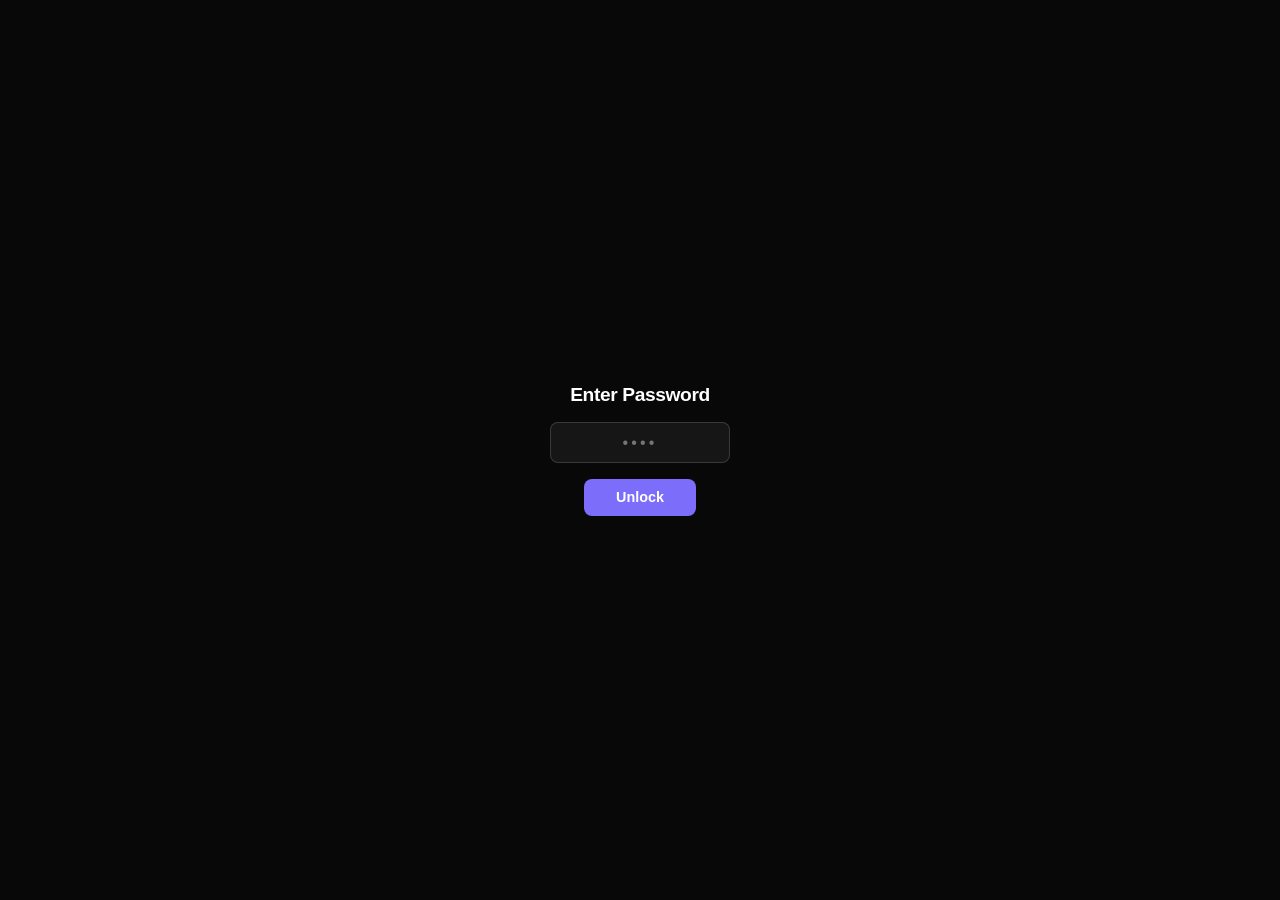
<file: website-animations/4-typography.html>
<!DOCTYPE html>
<html lang="en">
<head>
<meta charset="UTF-8"/>
<meta name="viewport" content="width=device-width, initial-scale=1.0"/>
<title>4 — Bold Typography Transition</title>
<style>
  *, *::before, *::after { box-sizing: border-box; margin: 0; padding: 0; }
  body { background: #000; font-family: 'Inter', sans-serif; overflow: hidden; width: 100vw; height: 100vh; display: flex; align-items: center; justify-content: center; }
  .scene { position: absolute; inset: 0; display: flex; flex-direction: column; align-items: center; justify-content: center; gap: 1.5rem; padding: 2rem; }
  .word-row { overflow: hidden; display: flex; justify-content: center; }
  .word { font-size: clamp(3rem, 9vw, 8rem); font-weight: 800; letter-spacing: -0.04em; line-height: 1; display: inline-block; transform: translateY(110%); opacity: 0; }
  .scene-1 .word { color: #fff; } .scene-1 .word.accent { color: #7c6dfa; }
  .scene-2 .word { color: #fff; } .scene-2 .word.accent { color: #60a5fa; }
  .sub-text { font-size: clamp(0.9rem, 2vw, 1.2rem); letter-spacing: 0.15em; text-transform: uppercase; color: rgba(255,255,255,0.3); transform: translateY(20px); opacity: 0; }
  @keyframes slideUp { to { transform: translateY(0); opacity: 1; } }
  @keyframes fadeUp { to { transform: translateY(0); opacity: 1; } }
  @keyframes slideOut { to { transform: translateY(-110%) translateZ(-100px); opacity: 0; filter: blur(4px); } }
  @keyframes fadeOut { to { opacity: 0; transform: translateY(-20px); } }
  .scene-1.enter .word { animation: slideUp 0.7s cubic-bezier(0.4,0,0.2,1) forwards; }
  .scene-1.enter .sub-text { animation: fadeUp 0.7s 0.5s cubic-bezier(0.4,0,0.2,1) forwards; }
  .scene-1.enter .word-row:nth-child(2) .word { animation-delay: 0.08s; }
  .scene-1.enter .word-row:nth-child(3) .word { animation-delay: 0.16s; }
  .scene-1.exit .word { animation: slideOut 0.6s cubic-bezier(0.4,0,0.8,1) forwards; }
  .scene-1.exit .sub-text { animation: fadeOut 0.4s cubic-bezier(0.4,0,0.8,1) forwards; }
  .scene-2.enter .word { animation: slideUp 0.7s cubic-bezier(0.4,0,0.2,1) forwards; }
  .scene-2.enter .sub-text { animation: fadeUp 0.7s 0.5s cubic-bezier(0.4,0,0.2,1) forwards; }
  .scene-2.enter .word-row:nth-child(1) .word { animation-delay: 0.1s; }
  .scene-2.enter .word-row:nth-child(2) .word { animation-delay: 0.2s; }
  .scene-2.enter .word-row:nth-child(3) .word { animation-delay: 0.3s; }
  .scene-2 { z-index: 1; } .scene-1 { z-index: 2; }
  .glow { position: fixed; width: 500px; height: 300px; border-radius: 50%; pointer-events: none; z-index: 0; top: 50%; left: 50%; transform: translate(-50%, -50%); }
  .glow-1 { background: radial-gradient(ellipse, rgba(124,109,250,0.08) 0%, transparent 70%); }
  .glow-2 { background: radial-gradient(ellipse, rgba(96,165,250,0.08) 0%, transparent 70%); }
  .btn { position: fixed; bottom: 2rem; left: 50%; transform: translateX(-50%); background: rgba(255,255,255,0.06); border: 1px solid rgba(255,255,255,0.12); color: #fff; padding: 0.65rem 2rem; border-radius: 100px; cursor: pointer; font-size: 0.88rem; z-index: 100; backdrop-filter: blur(10px); transition: background 0.2s; }
  .btn:hover { background: rgba(255,255,255,0.12); }
  .back { position: fixed; top: 1.5rem; left: 1.5rem; color: rgba(255,255,255,0.3); font-size: 0.82rem; text-decoration: none; letter-spacing: 0.06em; z-index: 200; }
  .back:hover { color: #fff; }
</style>
</head>
<body>
<script>if (sessionStorage.getItem('anim_auth') !== '1485') { location.href = 'index.html'; }</script>
<a class="back" href="index.html">← Back</a>
<div class="glow glow-1" id="glow"></div>
<div class="scene scene-1 enter" id="scene1">
  <div class="word-row"><span class="word">Your</span></div>
  <div class="word-row"><span class="word accent">Business</span></div>
  <div class="word-row"><span class="word">Runs Itself.</span></div>
  <p class="sub-text">Automately · Gold Coast · AI Automation</p>
</div>
<div class="scene scene-2" id="scene2">
  <div class="word-row"><span class="word">What</span></div>
  <div class="word-row"><span class="word accent">We</span></div>
  <div class="word-row"><span class="word">Build.</span></div>
  <p class="sub-text">Services · Automations · Results</p>
</div>
<button class="btn" id="btn">Play Transition →</button>
<script>
  const s1 = document.getElementById('scene1'), s2 = document.getElementById('scene2'), glow = document.getElementById('glow'), btn = document.getElementById('btn');
  let showing = 1;
  btn.addEventListener('click', () => {
    if (showing === 1) {
      s1.classList.remove('enter'); s1.classList.add('exit');
      setTimeout(() => { s1.style.zIndex = 1; s2.style.zIndex = 2; glow.className = 'glow glow-2'; s2.classList.add('enter'); showing = 2; btn.textContent = 'Reset ↺'; }, 500);
    } else {
      s1.classList.remove('exit'); s2.classList.remove('enter'); s1.style.zIndex = 2; s2.style.zIndex = 1; glow.className = 'glow glow-1'; void s1.offsetWidth; s1.classList.add('enter'); showing = 1; btn.textContent = 'Play Transition →';
    }
  });
</script>
</body>
</html>
</file>
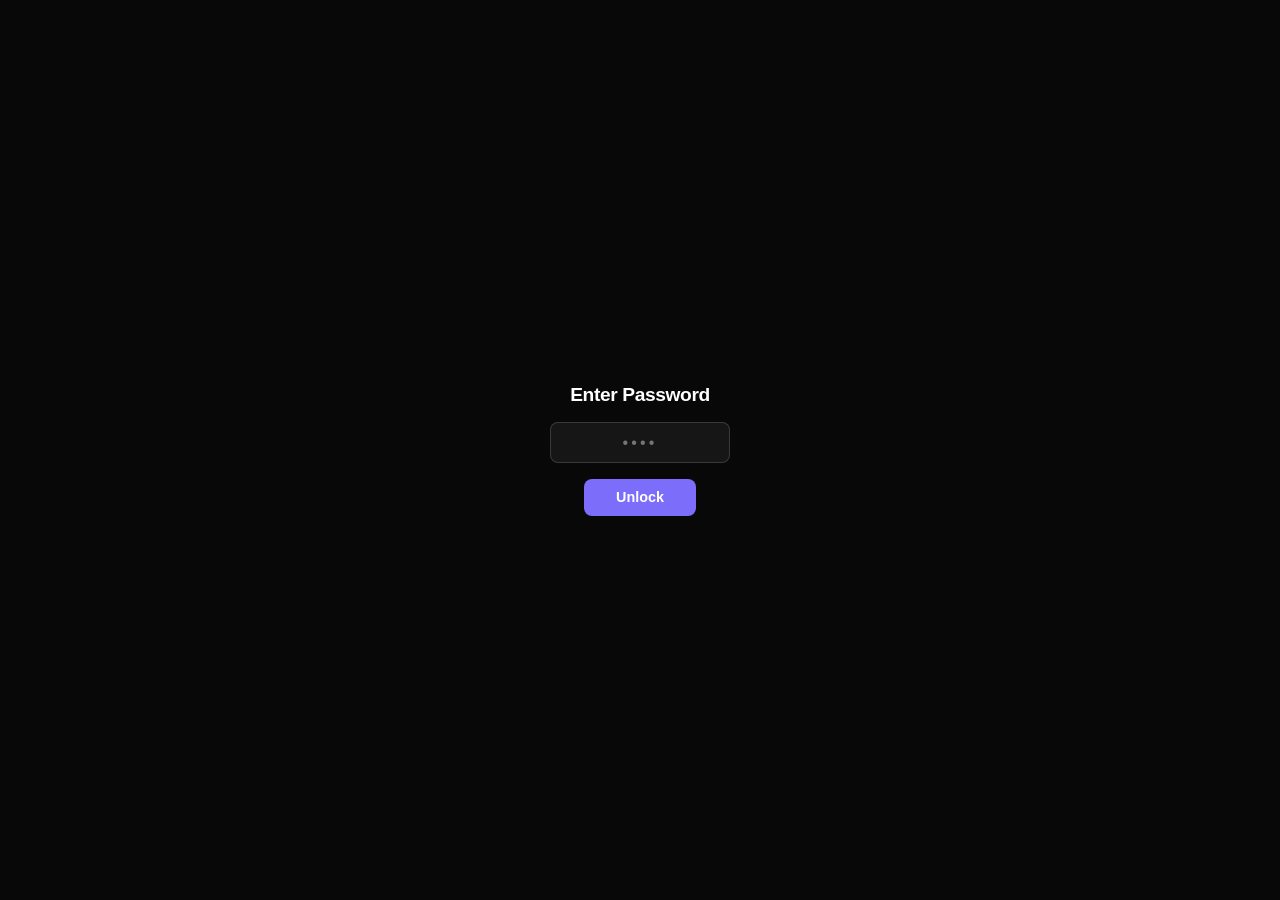
<file: website-animations/5-neon-wipe.html>
<!DOCTYPE html>
<html lang="en">
<head>
<meta charset="UTF-8"/>
<meta name="viewport" content="width=device-width, initial-scale=1.0"/>
<title>5 — Neon Geometric Wipe</title>
<style>
  *, *::before, *::after { box-sizing: border-box; margin: 0; padding: 0; }
  body { background: #000; font-family: 'Inter', sans-serif; overflow: hidden; width: 100vw; height: 100vh; }
  .scene { position: absolute; inset: 0; display: flex; align-items: center; justify-content: center; flex-direction: column; gap: 1.5rem; }
  .scene-1 { background: #000; z-index: 1; } .scene-2 { background: #050010; z-index: 0; }
  h2 { color: #fff; font-size: clamp(2.5rem, 7vw, 6rem); font-weight: 800; letter-spacing: -0.04em; text-align: center; line-height: 1.05; }
  .neon { color: #ff2d78; text-shadow: 0 0 30px rgba(255,45,120,0.6), 0 0 60px rgba(255,45,120,0.3); }
  .blue { color: #00d4ff; text-shadow: 0 0 30px rgba(0,212,255,0.6); }
  .sub { color: rgba(255,255,255,0.3); font-size: 1rem; letter-spacing: 0.12em; text-transform: uppercase; }
  .wipe-container { position: absolute; inset: 0; z-index: 10; pointer-events: none; overflow: hidden; }
  .shape { position: absolute; opacity: 0; }
  .shape-1 { width: 200%; height: 200%; top: -50%; left: -120%; background: linear-gradient(90deg, transparent 0%, #ff2d78 45%, #ff2d78 55%, transparent 100%); transform: rotate(-20deg); filter: blur(1px); box-shadow: 0 0 40px rgba(255,45,120,0.8); }
  .shape-2 { width: 200%; height: 200%; top: -50%; left: -120%; background: linear-gradient(90deg, transparent 0%, #00d4ff 45%, #00d4ff 55%, transparent 100%); transform: rotate(-20deg); filter: blur(1px); box-shadow: 0 0 40px rgba(0,212,255,0.8); }
  .shape-3 { width: 200%; height: 200%; top: -50%; left: -120%; background: linear-gradient(90deg, transparent 0%, #7c6dfa 45%, #7c6dfa 55%, transparent 100%); transform: rotate(-20deg); filter: blur(1px); box-shadow: 0 0 40px rgba(124,109,250,0.8); }
  @keyframes wipeAcross { 0% { opacity: 1; left: -120%; } 100% { opacity: 1; left: 120%; } }
  @keyframes fadeScene { 0% { opacity: 1; } 50% { opacity: 0; } 100% { opacity: 0; } }
  @keyframes showScene2 { 0% { opacity: 0; } 60% { opacity: 0; } 100% { opacity: 1; } }
  .animating .shape-1 { animation: wipeAcross 0.5s 0s cubic-bezier(0.4,0,0.6,1) forwards; }
  .animating .shape-2 { animation: wipeAcross 0.5s 0.08s cubic-bezier(0.4,0,0.6,1) forwards; }
  .animating .shape-3 { animation: wipeAcross 0.5s 0.16s cubic-bezier(0.4,0,0.6,1) forwards; }
  .animating .scene-1 { animation: fadeScene 0.7s forwards; }
  .animating .scene-2 { animation: showScene2 0.7s forwards; z-index: 2; }
  .scanlines { position: fixed; inset: 0; background: repeating-linear-gradient(0deg, transparent, transparent 2px, rgba(0,0,0,0.03) 2px, rgba(0,0,0,0.03) 4px); pointer-events: none; z-index: 50; }
  .btn { position: fixed; bottom: 2rem; left: 50%; transform: translateX(-50%); background: rgba(255,45,120,0.1); border: 1px solid rgba(255,45,120,0.3); color: #ff2d78; padding: 0.65rem 2rem; border-radius: 4px; cursor: pointer; font-size: 0.88rem; z-index: 100; letter-spacing: 0.08em; text-transform: uppercase; transition: background 0.2s, box-shadow 0.2s; box-shadow: 0 0 20px rgba(255,45,120,0.2); }
  .btn:hover { background: rgba(255,45,120,0.2); box-shadow: 0 0 30px rgba(255,45,120,0.4); }
  .back { position: fixed; top: 1.5rem; left: 1.5rem; color: rgba(255,255,255,0.3); font-size: 0.82rem; text-decoration: none; letter-spacing: 0.06em; z-index: 200; }
  .back:hover { color: #fff; }
</style>
</head>
<body>
<script>if (sessionStorage.getItem('anim_auth') !== '1485') { location.href = 'index.html'; }</script>
<a class="back" href="index.html">← Back</a>
<div class="scanlines"></div>
<div id="wrapper">
  <div class="scene scene-1"><p class="sub">Automately</p><h2>We Build<br/><span class="neon">AI Agents</span><br/>That Work.</h2></div>
  <div class="scene scene-2"><p class="sub">Services</p><h2>Lead Bots.<br/><span class="blue">Doc Processing.</span><br/>Reporting.</h2></div>
  <div class="wipe-container"><div class="shape shape-1"></div><div class="shape shape-2"></div><div class="shape shape-3"></div></div>
</div>
<button class="btn" id="btn">▶ Fire Transition</button>
<script>
  const wrapper = document.getElementById('wrapper'), btn = document.getElementById('btn');
  let fired = false;
  btn.addEventListener('click', () => {
    if (fired) { wrapper.classList.remove('animating'); void wrapper.offsetWidth; fired = false; btn.textContent = '▶ Fire Transition'; return; }
    wrapper.classList.add('animating'); fired = true; btn.textContent = 'Reset';
  });
</script>
</body>
</html>
</file>
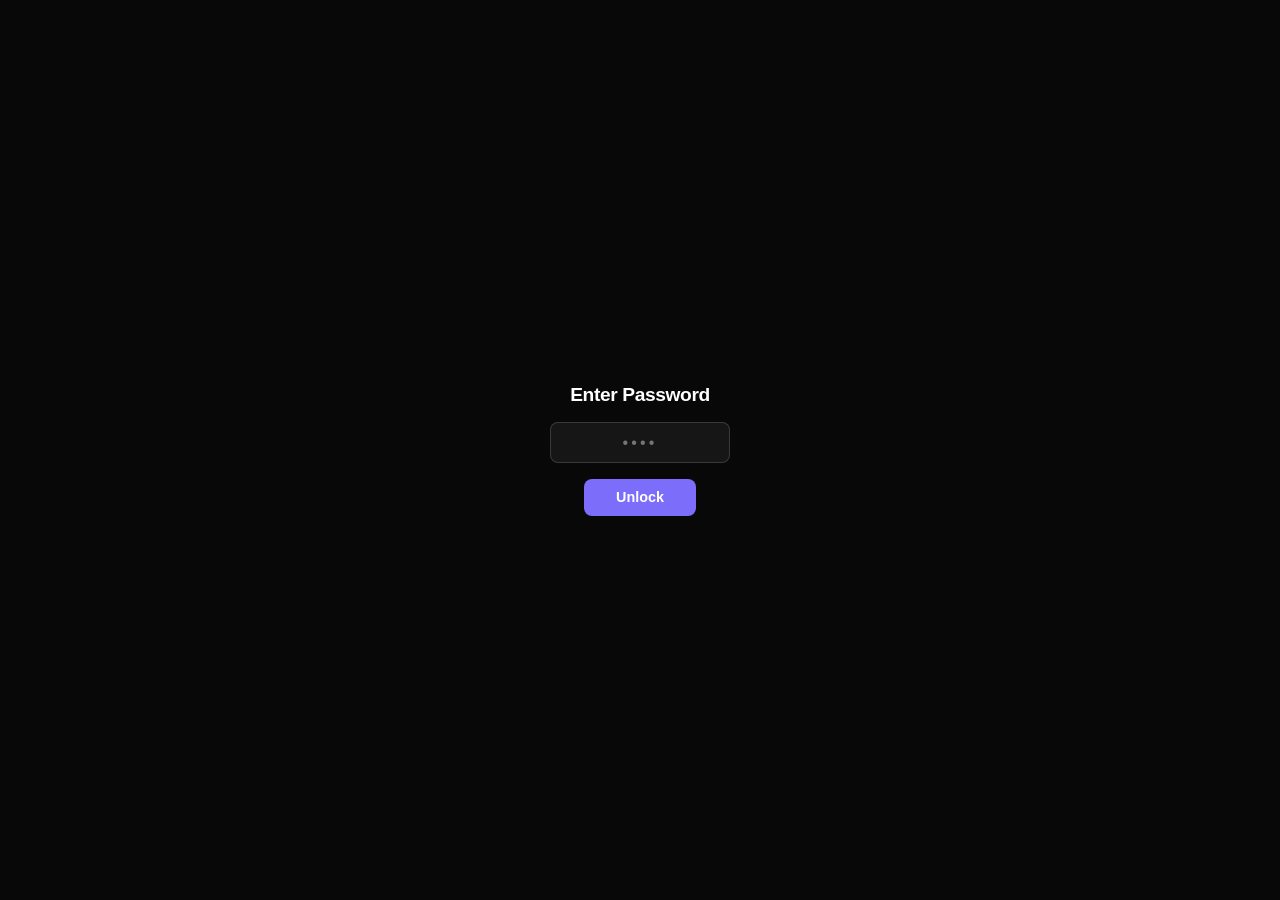
<file: website-animations/6-floating-ui.html>
<!DOCTYPE html>
<html lang="en">
<head>
<meta charset="UTF-8"/>
<meta name="viewport" content="width=device-width, initial-scale=1.0"/>
<title>6 — Floating UI Showcase</title>
<style>
  *, *::before, *::after { box-sizing: border-box; margin: 0; padding: 0; }
  body { background: #000; font-family: 'Inter', sans-serif; overflow: hidden; width: 100vw; height: 100vh; perspective: 1000px; }
  .bg { position: fixed; inset: 0; background: radial-gradient(ellipse at 50% 30%, #0d0020 0%, #000 65%); }
  .orbit { position: absolute; top: 50%; left: 50%; transform-style: preserve-3d; animation: orbit 18s linear infinite; }
  @keyframes orbit { from { transform: translate(-50%, -50%) rotateY(0deg); } to { transform: translate(-50%, -50%) rotateY(360deg); } }
  .panel { position: absolute; width: 300px; background: rgba(255,255,255,0.04); border: 1px solid rgba(255,255,255,0.07); border-radius: 16px; padding: 1.75rem; backdrop-filter: blur(10px); box-shadow: 0 30px 60px rgba(0,0,0,0.5), inset 0 1px 0 rgba(255,255,255,0.07); top: 0; left: 0; transform-origin: center; }
  .panel-1 { transform: translateX(-150px) translateY(-180px) translateZ(300px); }
  .panel-2 { transform: translateX(-150px) translateY(-180px) translateZ(-300px); }
  .panel-3 { transform: translateX(-150px) translateY(-180px) translateZ(0px) translateX(350px); }
  .panel-label { font-size: 0.7rem; font-weight: 600; letter-spacing: 0.12em; text-transform: uppercase; color: #7c6dfa; margin-bottom: 1rem; }
  .panel h3 { color: #fff; font-size: 1.1rem; font-weight: 700; margin-bottom: 0.6rem; letter-spacing: -0.02em; }
  .panel p { color: rgba(255,255,255,0.4); font-size: 0.82rem; line-height: 1.6; margin-bottom: 1rem; }
  .bar { height: 6px; border-radius: 3px; background: rgba(255,255,255,0.06); margin-bottom: 0.5rem; }
  .bar.w80 { width: 80%; } .bar.w60 { width: 60%; } .bar.w90 { width: 90%; } .bar.accent { background: rgba(124,109,250,0.4); width: 45%; }
  .chart { display: flex; align-items: flex-end; gap: 5px; height: 50px; margin-top: 0.5rem; }
  .bar-v { flex: 1; border-radius: 3px 3px 0 0; background: rgba(124,109,250,0.3); }
  .bar-v.hi { background: rgba(124,109,250,0.7); }
  .stat { display: flex; justify-content: space-between; margin-bottom: 0.5rem; }
  .stat-label { font-size: 0.78rem; color: rgba(255,255,255,0.3); }
  .stat-val { font-size: 0.78rem; color: #7c6dfa; font-weight: 600; }
  .centre { position: fixed; top: 50%; left: 50%; transform: translate(-50%, -50%); text-align: center; z-index: 10; pointer-events: none; }
  .centre h1 { font-size: clamp(1.8rem, 4vw, 3rem); font-weight: 800; color: #fff; letter-spacing: -0.03em; opacity: 0.15; }
  .orbit:hover { animation-play-state: paused; }
  .hint { position: fixed; bottom: 2rem; left: 50%; transform: translateX(-50%); color: rgba(255,255,255,0.2); font-size: 0.78rem; letter-spacing: 0.08em; z-index: 100; }
  .particle { position: fixed; width: 2px; height: 2px; background: rgba(124,109,250,0.6); border-radius: 50%; animation: float linear infinite; }
  @keyframes float { 0% { transform: translateY(100vh); opacity: 0; } 10% { opacity: 1; } 90% { opacity: 1; } 100% { transform: translateY(-10vh); opacity: 0; } }
  .back { position: fixed; top: 1.5rem; left: 1.5rem; color: rgba(255,255,255,0.3); font-size: 0.82rem; text-decoration: none; letter-spacing: 0.06em; z-index: 200; }
  .back:hover { color: #fff; }
</style>
</head>
<body>
<script>if (sessionStorage.getItem('anim_auth') !== '1485') { location.href = 'index.html'; }</script>
<a class="back" href="index.html">← Back</a>
<div class="bg"></div>
<div class="orbit">
  <div class="panel panel-1">
    <div class="panel-label">Dashboard</div><h3>Lead Agents</h3><p>Active automations running 24/7 for your business.</p>
    <div class="stat"><span class="stat-label">Active workflows</span><span class="stat-val">12</span></div>
    <div class="stat"><span class="stat-label">Leads handled</span><span class="stat-val">847</span></div>
    <div class="stat"><span class="stat-label">Hours saved</span><span class="stat-val">64 hrs</span></div>
    <div class="chart"><div class="bar-v" style="height:30%"></div><div class="bar-v" style="height:55%"></div><div class="bar-v" style="height:40%"></div><div class="bar-v hi" style="height:80%"></div><div class="bar-v" style="height:65%"></div><div class="bar-v hi" style="height:90%"></div><div class="bar-v" style="height:70%"></div></div>
  </div>
  <div class="panel panel-2">
    <div class="panel-label">Services</div><h3>What We Build</h3><p>Automations that pay for themselves from day one.</p>
    <div class="bar w80"></div><div class="bar accent"></div><div class="bar w60"></div><div class="bar w90"></div><div class="bar accent" style="width:70%"></div><div class="bar w80"></div>
  </div>
  <div class="panel panel-3">
    <div class="panel-label">Process</div><h3>From Call to Live</h3><p>Discovery to deployed automation in 2–4 weeks.</p>
    <div class="stat"><span class="stat-label">Discovery call</span><span class="stat-val">Free</span></div>
    <div class="stat"><span class="stat-label">Build time</span><span class="stat-val">2–4 wks</span></div>
    <div class="stat"><span class="stat-label">Lock-in</span><span class="stat-val">None</span></div>
    <div class="stat"><span class="stat-label">Support</span><span class="stat-val">Ongoing</span></div>
  </div>
</div>
<div class="centre"><h1>Automately</h1></div>
<p class="hint">hover to pause · orbiting 3D panels</p>
<script>
  for (let i = 0; i < 20; i++) {
    const p = document.createElement('div');
    p.className = 'particle';
    p.style.left = Math.random() * 100 + 'vw';
    p.style.animationDuration = (8 + Math.random() * 12) + 's';
    p.style.animationDelay = (Math.random() * 10) + 's';
    p.style.width = p.style.height = (Math.random() > 0.7 ? 3 : 2) + 'px';
    document.body.appendChild(p);
  }
</script>
</body>
</html>
</file>
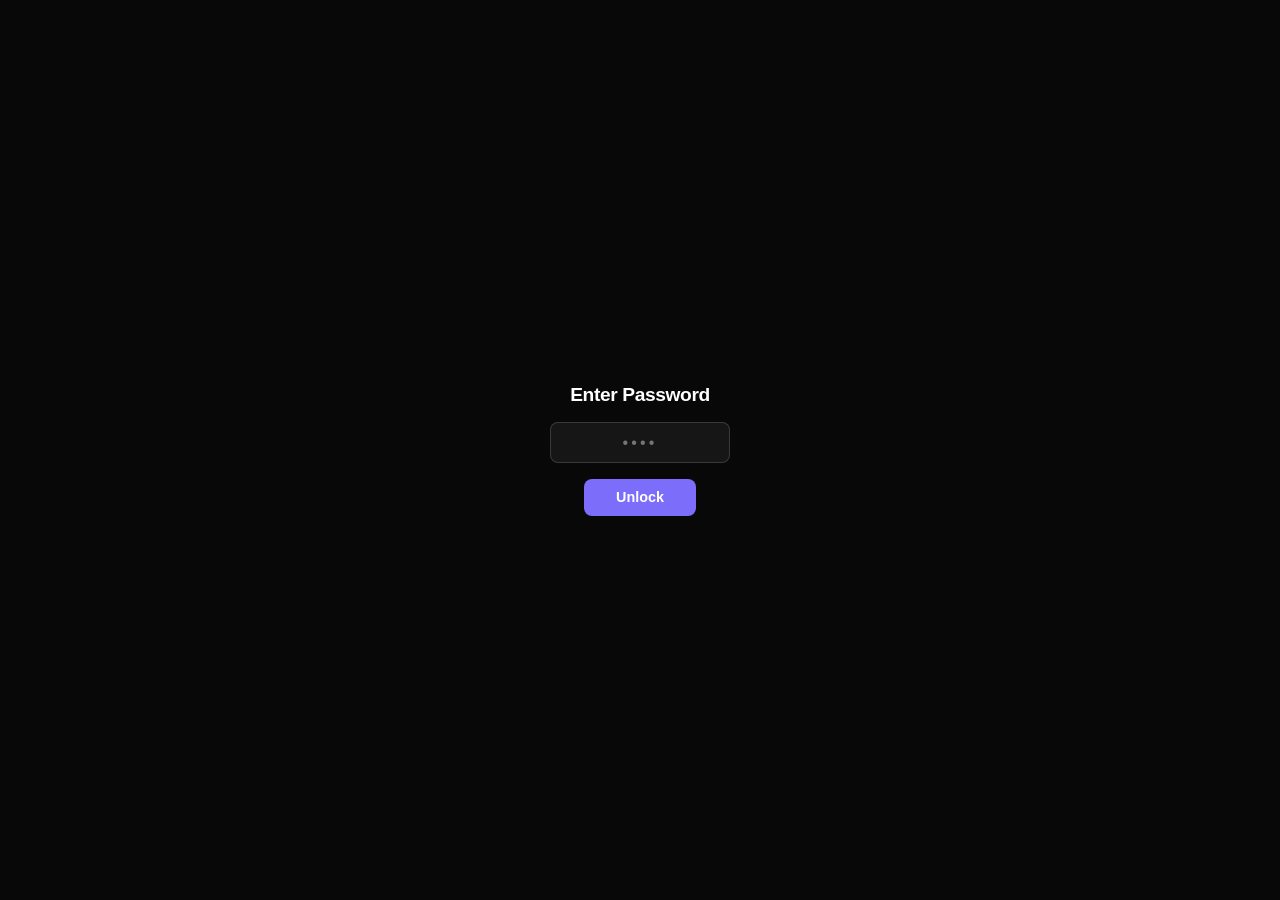
<file: website-animations/7-container-scroll.html>
<!DOCTYPE html>
<html lang="en">
<head>
<meta charset="UTF-8"/>
<meta name="viewport" content="width=device-width, initial-scale=1.0"/>
<title>7 — Container Scroll Animation</title>
<style>
  *, *::before, *::after { box-sizing: border-box; margin: 0; padding: 0; }
  body {
    background: #0a0a0a;
    font-family: 'Inter', sans-serif;
    color: #fff;
    overflow-x: hidden;
  }

  /* spacer so there's room to scroll */
  .spacer { height: 40vh; }
  .spacer-end { height: 60vh; }

  .container {
    height: 180vh;
    display: flex;
    align-items: flex-start;
    justify-content: center;
    padding: 2rem;
    position: relative;
  }

  .sticky-wrap {
    position: sticky;
    top: 0;
    height: 100vh;
    width: 100%;
    max-width: 1100px;
    display: flex;
    flex-direction: column;
    align-items: center;
    justify-content: center;
    perspective: 1000px;
  }

  /* title */
  .title {
    text-align: center;
    margin-bottom: 2.5rem;
    will-change: transform;
  }
  .title p {
    font-size: 1rem;
    font-weight: 600;
    letter-spacing: 0.12em;
    text-transform: uppercase;
    color: rgba(255,255,255,0.35);
    margin-bottom: 0.75rem;
  }
  .title h1 {
    font-size: clamp(2.2rem, 5vw, 4.5rem);
    font-weight: 800;
    letter-spacing: -0.04em;
    line-height: 1.05;
  }
  .title h1 span { color: #7c6dfa; }

  /* card */
  .card {
    width: 100%;
    max-width: 900px;
    height: clamp(320px, 45vh, 520px);
    border-radius: 24px;
    border: 3px solid #3a3a3a;
    background: #1a1a1a;
    padding: 1rem;
    will-change: transform;
    box-shadow:
      0 0 #0000004d,
      0 9px 20px #0000004a,
      0 37px 37px #00000042,
      0 84px 50px #00000026,
      0 149px 60px #0000000a;
  }

  .card-inner {
    width: 100%;
    height: 100%;
    border-radius: 16px;
    background: #111;
    overflow: hidden;
    position: relative;
  }

  /* mock dashboard inside card */
  .mock-nav {
    height: 44px;
    background: #1c1c1c;
    border-bottom: 1px solid rgba(255,255,255,0.06);
    display: flex;
    align-items: center;
    padding: 0 1.25rem;
    gap: 0.5rem;
  }
  .mock-dot { width: 10px; height: 10px; border-radius: 50%; }
  .mock-dot:nth-child(1) { background: #ff5f57; }
  .mock-dot:nth-child(2) { background: #febc2e; }
  .mock-dot:nth-child(3) { background: #28c840; }
  .mock-url {
    flex: 1;
    height: 22px;
    background: rgba(255,255,255,0.05);
    border-radius: 6px;
    margin: 0 1rem;
  }

  .mock-body {
    display: grid;
    grid-template-columns: 200px 1fr;
    height: calc(100% - 44px);
  }
  .mock-sidebar {
    background: #161616;
    border-right: 1px solid rgba(255,255,255,0.05);
    padding: 1rem 0.75rem;
    display: flex;
    flex-direction: column;
    gap: 0.5rem;
  }
  .mock-sidebar-item {
    height: 28px;
    border-radius: 6px;
    background: rgba(255,255,255,0.04);
  }
  .mock-sidebar-item.active {
    background: rgba(124,109,250,0.15);
    border: 1px solid rgba(124,109,250,0.25);
  }
  .mock-content {
    padding: 1.25rem;
    display: flex;
    flex-direction: column;
    gap: 0.75rem;
  }
  .mock-stats {
    display: grid;
    grid-template-columns: repeat(3, 1fr);
    gap: 0.75rem;
  }
  .mock-stat {
    background: rgba(255,255,255,0.04);
    border: 1px solid rgba(255,255,255,0.06);
    border-radius: 10px;
    padding: 0.75rem;
  }
  .mock-stat-label {
    height: 8px;
    width: 60%;
    border-radius: 4px;
    background: rgba(255,255,255,0.08);
    margin-bottom: 0.5rem;
  }
  .mock-stat-val {
    height: 18px;
    width: 40%;
    border-radius: 4px;
    background: rgba(124,109,250,0.3);
  }
  .mock-chart {
    flex: 1;
    background: rgba(255,255,255,0.03);
    border: 1px solid rgba(255,255,255,0.05);
    border-radius: 10px;
    padding: 0.75rem;
    display: flex;
    align-items: flex-end;
    gap: 6px;
  }
  .mock-bar {
    flex: 1;
    border-radius: 4px 4px 0 0;
    background: rgba(124,109,250,0.25);
    min-height: 8px;
  }
  .mock-bar.hi { background: rgba(124,109,250,0.6); }
  .mock-row {
    display: grid;
    grid-template-columns: 1fr 1fr;
    gap: 0.75rem;
  }
  .mock-panel {
    background: rgba(255,255,255,0.03);
    border: 1px solid rgba(255,255,255,0.05);
    border-radius: 10px;
    padding: 0.75rem;
  }
  .mock-line {
    height: 7px;
    border-radius: 4px;
    background: rgba(255,255,255,0.06);
    margin-bottom: 0.4rem;
  }
  .mock-line.accent { background: rgba(124,109,250,0.3); width: 55%; }

  /* hint */
  .hint {
    position: fixed;
    bottom: 2rem;
    left: 50%;
    transform: translateX(-50%);
    color: rgba(255,255,255,0.25);
    font-size: 0.78rem;
    letter-spacing: 0.08em;
    pointer-events: none;
    animation: bounce 2s infinite;
  }
  @keyframes bounce {
    0%, 100% { transform: translateX(-50%) translateY(0); }
    50%       { transform: translateX(-50%) translateY(-6px); }
  }

  .back {
    position: fixed;
    top: 1.5rem;
    left: 1.5rem;
    color: rgba(255,255,255,0.3);
    font-size: 0.82rem;
    text-decoration: none;
    letter-spacing: 0.06em;
    z-index: 200;
  }
  .back:hover { color: #fff; }
</style>
</head>
<body>
<script>if (sessionStorage.getItem('anim_auth') !== '1485') { location.href = 'index.html'; }</script>
<a class="back" href="index.html">← Back</a>

<div class="spacer"></div>

<div class="container" id="container">
  <div class="sticky-wrap" id="stickyWrap">
    <div class="title" id="title">
      <p>Automately · Dashboard</p>
      <h1>Your automation hub.<br/><span>Built to scale.</span></h1>
    </div>

    <div class="card" id="card">
      <div class="card-inner">
        <div class="mock-nav">
          <div class="mock-dot"></div>
          <div class="mock-dot"></div>
          <div class="mock-dot"></div>
          <div class="mock-url"></div>
        </div>
        <div class="mock-body">
          <div class="mock-sidebar">
            <div class="mock-sidebar-item active"></div>
            <div class="mock-sidebar-item"></div>
            <div class="mock-sidebar-item"></div>
            <div class="mock-sidebar-item"></div>
            <div class="mock-sidebar-item"></div>
          </div>
          <div class="mock-content">
            <div class="mock-stats">
              <div class="mock-stat"><div class="mock-stat-label"></div><div class="mock-stat-val"></div></div>
              <div class="mock-stat"><div class="mock-stat-label"></div><div class="mock-stat-val"></div></div>
              <div class="mock-stat"><div class="mock-stat-label"></div><div class="mock-stat-val"></div></div>
            </div>
            <div class="mock-chart">
              <div class="mock-bar" style="height:35%"></div>
              <div class="mock-bar" style="height:55%"></div>
              <div class="mock-bar hi" style="height:80%"></div>
              <div class="mock-bar" style="height:45%"></div>
              <div class="mock-bar hi" style="height:90%"></div>
              <div class="mock-bar" style="height:60%"></div>
              <div class="mock-bar" style="height:70%"></div>
              <div class="mock-bar hi" style="height:85%"></div>
            </div>
            <div class="mock-row">
              <div class="mock-panel">
                <div class="mock-line"></div>
                <div class="mock-line accent"></div>
                <div class="mock-line" style="width:80%"></div>
              </div>
              <div class="mock-panel">
                <div class="mock-line"></div>
                <div class="mock-line" style="width:70%"></div>
                <div class="mock-line accent" style="width:45%"></div>
              </div>
            </div>
          </div>
        </div>
      </div>
    </div>
  </div>
</div>

<div class="spacer-end"></div>
<p class="hint">↓ scroll to animate</p>

<script>
  const container = document.getElementById('container');
  const card = document.getElementById('card');
  const title = document.getElementById('title');

  function lerp(a, b, t) { return a + (b - a) * t; }
  function clamp(v, lo, hi) { return Math.max(lo, Math.min(hi, v)); }

  function update() {
    const rect = container.getBoundingClientRect();
    const total = container.offsetHeight - window.innerHeight;
    const scrolled = -rect.top;
    const progress = clamp(scrolled / total, 0, 1);

    const rotateX = lerp(20, 0, progress);
    const scale   = lerp(1.05, 1, progress);
    const titleY  = lerp(0, -80, progress);

    card.style.transform  = `rotateX(${rotateX}deg) scale(${scale})`;
    title.style.transform = `translateY(${titleY}px)`;
  }

  window.addEventListener('scroll', update, { passive: true });
  update();
</script>
</body>
</html>
</file>
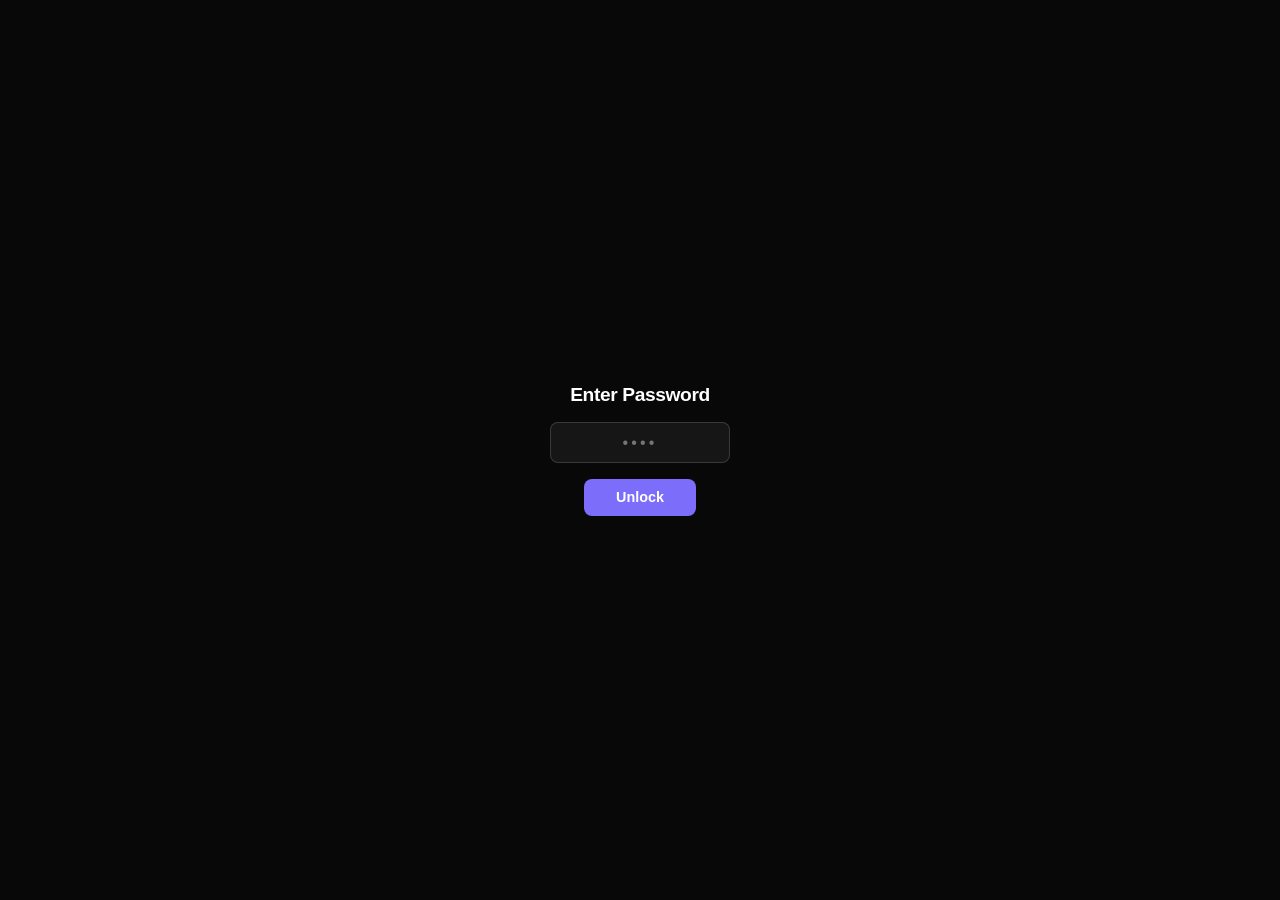
<file: website-animations/8-shader-hero.html>
<!DOCTYPE html>
<html lang="en">
<head>
<meta charset="UTF-8"/>
<meta name="viewport" content="width=device-width, initial-scale=1.0"/>
<title>8 — Animated Shader Hero</title>
<style>
  *, *::before, *::after { box-sizing: border-box; margin: 0; padding: 0; }
  body { background: #000; overflow: hidden; font-family: 'Inter', sans-serif; }

  canvas {
    position: fixed;
    inset: 0;
    width: 100%;
    height: 100%;
    touch-action: none;
  }

  .overlay {
    position: fixed;
    inset: 0;
    z-index: 10;
    display: flex;
    flex-direction: column;
    align-items: center;
    justify-content: center;
    color: #fff;
    text-align: center;
    padding: 2rem;
    pointer-events: none;
  }

  .badge {
    display: inline-flex;
    align-items: center;
    gap: 0.5rem;
    padding: 0.5rem 1.25rem;
    background: rgba(249,115,22,0.1);
    border: 1px solid rgba(253,186,116,0.3);
    border-radius: 100px;
    font-size: 0.85rem;
    color: rgba(254,215,170,0.9);
    margin-bottom: 2.5rem;
    backdrop-filter: blur(6px);
    animation: fadeInDown 0.8s ease-out both;
  }

  h1 {
    font-size: clamp(3rem, 8vw, 6.5rem);
    font-weight: 800;
    letter-spacing: -0.04em;
    line-height: 1.02;
    margin-bottom: 1.5rem;
  }

  .line1 {
    display: block;
    background: linear-gradient(90deg, #fdba74, #facc15, #fbbf24);
    -webkit-background-clip: text;
    -webkit-text-fill-color: transparent;
    background-clip: text;
    animation: fadeInUp 0.8s 0.2s ease-out both;
  }

  .line2 {
    display: block;
    background: linear-gradient(90deg, #fde68a, #fb923c, #f87171);
    -webkit-background-clip: text;
    -webkit-text-fill-color: transparent;
    background-clip: text;
    animation: fadeInUp 0.8s 0.4s ease-out both;
  }

  .subtitle {
    font-size: clamp(1rem, 2.2vw, 1.3rem);
    color: rgba(254,215,170,0.8);
    font-weight: 300;
    line-height: 1.7;
    max-width: 680px;
    margin-bottom: 2.5rem;
    animation: fadeInUp 0.8s 0.6s ease-out both;
  }

  .cta-row {
    display: flex;
    gap: 1rem;
    flex-wrap: wrap;
    justify-content: center;
    pointer-events: all;
    animation: fadeInUp 0.8s 0.8s ease-out both;
  }

  .btn-primary {
    padding: 0.85rem 2.2rem;
    background: linear-gradient(90deg, #f97316, #eab308);
    color: #000;
    border: none;
    border-radius: 100px;
    font-size: 1rem;
    font-weight: 700;
    cursor: pointer;
    transition: transform 0.2s, box-shadow 0.2s;
    text-decoration: none;
  }
  .btn-primary:hover {
    transform: scale(1.05);
    box-shadow: 0 0 30px rgba(249,115,22,0.4);
  }

  .btn-secondary {
    padding: 0.85rem 2.2rem;
    background: rgba(249,115,22,0.1);
    color: rgba(254,215,170,0.9);
    border: 1px solid rgba(253,186,116,0.3);
    border-radius: 100px;
    font-size: 1rem;
    font-weight: 600;
    cursor: pointer;
    transition: transform 0.2s, background 0.2s;
    backdrop-filter: blur(6px);
    text-decoration: none;
  }
  .btn-secondary:hover {
    transform: scale(1.05);
    background: rgba(249,115,22,0.2);
  }

  @keyframes fadeInDown {
    from { opacity: 0; transform: translateY(-20px); }
    to   { opacity: 1; transform: translateY(0); }
  }
  @keyframes fadeInUp {
    from { opacity: 0; transform: translateY(30px); }
    to   { opacity: 1; transform: translateY(0); }
  }

  .back {
    position: fixed;
    top: 1.5rem;
    left: 1.5rem;
    color: rgba(255,255,255,0.4);
    font-size: 0.82rem;
    text-decoration: none;
    letter-spacing: 0.06em;
    z-index: 200;
    pointer-events: all;
  }
  .back:hover { color: #fff; }

  .hint {
    position: fixed;
    bottom: 1.5rem;
    left: 50%;
    transform: translateX(-50%);
    color: rgba(255,255,255,0.2);
    font-size: 0.75rem;
    letter-spacing: 0.08em;
    z-index: 200;
    pointer-events: none;
  }
</style>
</head>
<body>
<script>if (sessionStorage.getItem('anim_auth') !== '1485') { location.href = 'index.html'; }</script>

<canvas id="glCanvas"></canvas>

<div class="overlay">
  <div class="badge">✨ Trusted by forward-thinking teams</div>
  <h1>
    <span class="line1">Your Business</span>
    <span class="line2">Runs Itself.</span>
  </h1>
  <p class="subtitle">Supercharge productivity with AI-powered automation built for the next generation of Australian businesses — fast, seamless, and limitless.</p>
  <div class="cta-row">
    <a href="#" class="btn-primary">Book a free discovery call</a>
    <a href="#" class="btn-secondary">See how it works →</a>
  </div>
</div>

<a class="back" href="index.html">← Back</a>
<p class="hint">move your mouse to interact</p>

<script>
const canvas = document.getElementById('glCanvas');
const gl = canvas.getContext('webgl2');

const vert = `#version 300 es
precision highp float;
in vec4 position;
void main(){ gl_Position = position; }`;

const frag = `#version 300 es
precision highp float;
out vec4 O;
uniform vec2 resolution;
uniform float time;
uniform vec2 touch;
#define FC gl_FragCoord.xy
#define T time
#define R resolution
#define MN min(R.x,R.y)
float rnd(vec2 p){
  p=fract(p*vec2(12.9898,78.233));
  p+=dot(p,p+34.56);
  return fract(p.x*p.y);
}
float noise(in vec2 p){
  vec2 i=floor(p),f=fract(p),u=f*f*(3.-2.*f);
  float a=rnd(i),b=rnd(i+vec2(1,0)),c=rnd(i+vec2(0,1)),d=rnd(i+1.);
  return mix(mix(a,b,u.x),mix(c,d,u.x),u.y);
}
float fbm(vec2 p){
  float t=.0,a=1.;mat2 m=mat2(1.,-.5,.2,1.2);
  for(int i=0;i<5;i++){t+=a*noise(p);p*=2.*m;a*=.5;}
  return t;
}
float clouds(vec2 p){
  float d=1.,t=.0;
  for(float i=.0;i<3.;i++){
    float a=d*fbm(i*10.+p.x*.2+.2*(1.+i)*p.y+d+i*i+p);
    t=mix(t,d,a);d=a;p*=2./(i+1.);
  }
  return t;
}
void main(void){
  vec2 uv=(FC-.5*R)/MN, st=uv*vec2(2,1);
  vec3 col=vec3(0);
  float bg=clouds(vec2(st.x+T*.5,-st.y));
  uv*=1.-.3*(sin(T*.2)*.5+.5);
  for(float i=1.;i<12.;i++){
    uv+=.1*cos(i*vec2(.1+.01*i,.8)+i*i+T*.5+.1*uv.x);
    vec2 p=uv;
    float d=length(p);
    col+=.00125/d*(cos(sin(i)*vec3(1,2,3))+1.);
    float b=noise(i+p+bg*1.731);
    col+=.002*b/length(max(p,vec2(b*p.x*.02,p.y)));
    col=mix(col,vec3(bg*.25,bg*.137,bg*.05),d);
  }
  O=vec4(col,1);
}`;

function compile(type, src) {
  const s = gl.createShader(type);
  gl.shaderSource(s, src);
  gl.compileShader(s);
  return s;
}

const prog = gl.createProgram();
gl.attachShader(prog, compile(gl.VERTEX_SHADER, vert));
gl.attachShader(prog, compile(gl.FRAGMENT_SHADER, frag));
gl.linkProgram(prog);
gl.useProgram(prog);

const buf = gl.createBuffer();
gl.bindBuffer(gl.ARRAY_BUFFER, buf);
gl.bufferData(gl.ARRAY_BUFFER, new Float32Array([-1,1,-1,-1,1,1,1,-1]), gl.STATIC_DRAW);
const pos = gl.getAttribLocation(prog, 'position');
gl.enableVertexAttribArray(pos);
gl.vertexAttribPointer(pos, 2, gl.FLOAT, false, 0, 0);

const uRes   = gl.getUniformLocation(prog, 'resolution');
const uTime  = gl.getUniformLocation(prog, 'time');
const uTouch = gl.getUniformLocation(prog, 'touch');

let mouseX = 0, mouseY = 0;

function resize() {
  const dpr = Math.max(1, 0.5 * devicePixelRatio);
  canvas.width  = innerWidth  * dpr;
  canvas.height = innerHeight * dpr;
  gl.viewport(0, 0, canvas.width, canvas.height);
}

window.addEventListener('resize', resize);
resize();

window.addEventListener('mousemove', e => {
  mouseX = e.clientX;
  mouseY = innerHeight - e.clientY;
});

function loop(now) {
  gl.uniform2f(uRes, canvas.width, canvas.height);
  gl.uniform1f(uTime, now * 0.001);
  gl.uniform2f(uTouch, mouseX, mouseY);
  gl.drawArrays(gl.TRIANGLE_STRIP, 0, 4);
  requestAnimationFrame(loop);
}
requestAnimationFrame(loop);
</script>
</body>
</html>
</file>
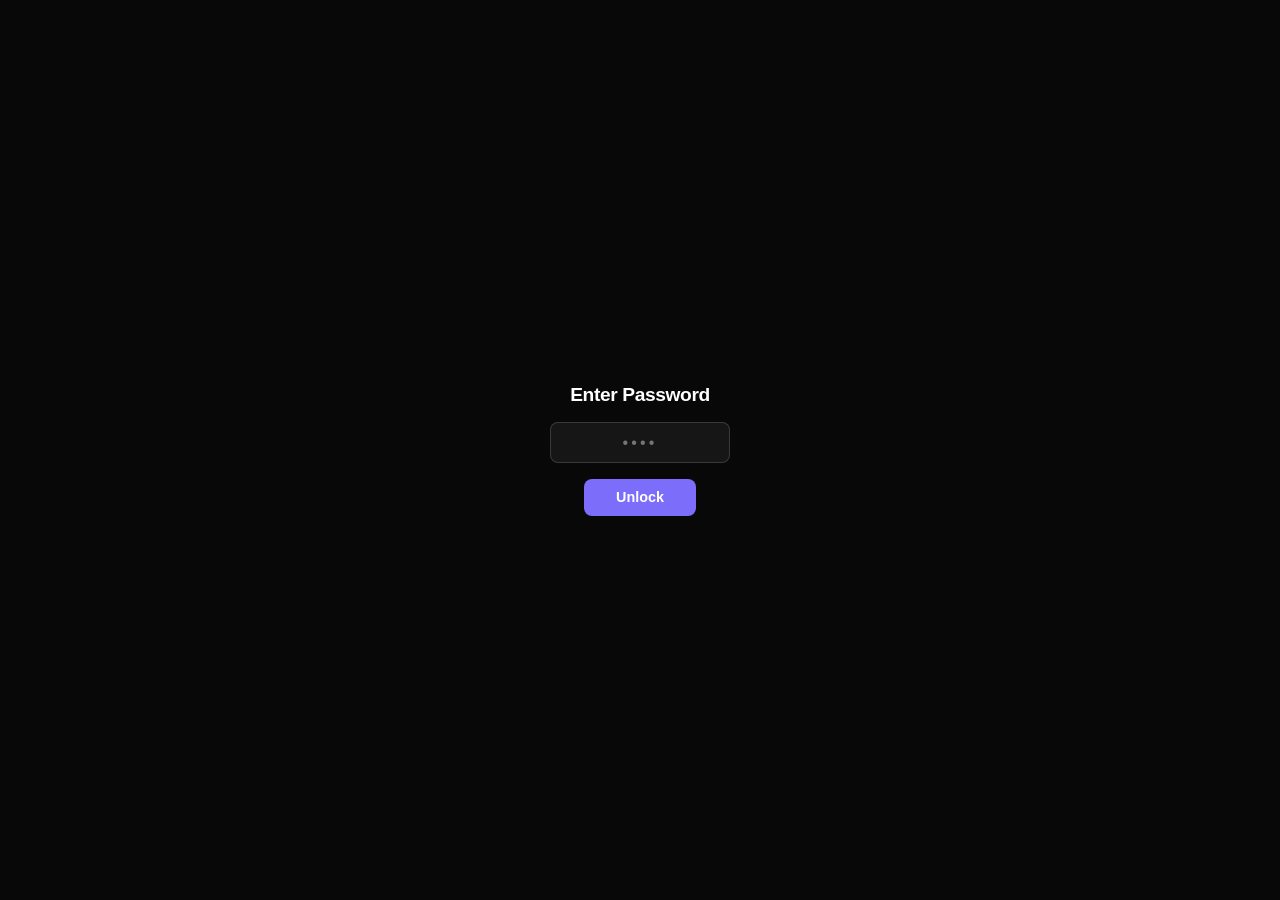
<file: website-animations/9-gradient-menu.html>
<!DOCTYPE html>
<html lang="en">
<head>
<meta charset="UTF-8"/>
<meta name="viewport" content="width=device-width, initial-scale=1.0"/>
<title>9 — Gradient Menu</title>
<style>
  *, *::before, *::after { box-sizing: border-box; margin: 0; padding: 0; }
  body {
    background: #0a0a0a;
    font-family: 'Inter', sans-serif;
    min-height: 100vh;
    display: flex;
    flex-direction: column;
    align-items: center;
    justify-content: center;
    gap: 4rem;
  }

  .label {
    color: rgba(255,255,255,0.25);
    font-size: 0.75rem;
    letter-spacing: 0.15em;
    text-transform: uppercase;
    text-align: center;
  }

  /* ── Menu ── */
  .menu {
    display: flex;
    gap: 1.25rem;
    align-items: center;
    flex-wrap: wrap;
    justify-content: center;
    padding: 2rem;
  }

  .item {
    position: relative;
    width: 60px;
    height: 60px;
    border-radius: 100px;
    background: #fff;
    box-shadow: 0 8px 24px rgba(0,0,0,0.35);
    display: flex;
    align-items: center;
    justify-content: center;
    cursor: pointer;
    transition: width 0.5s cubic-bezier(0.4,0,0.2,1),
                box-shadow 0.5s ease;
    overflow: hidden;
  }

  .item:hover {
    width: 180px;
    box-shadow: none;
  }

  /* gradient overlay */
  .item::before {
    content: '';
    position: absolute;
    inset: 0;
    border-radius: inherit;
    background: linear-gradient(45deg, var(--from), var(--to));
    opacity: 0;
    transition: opacity 0.5s ease;
  }
  .item:hover::before { opacity: 1; }

  /* glow */
  .item::after {
    content: '';
    position: absolute;
    top: 10px;
    left: 0; right: 0;
    height: 100%;
    border-radius: inherit;
    background: linear-gradient(45deg, var(--from), var(--to));
    filter: blur(15px);
    opacity: 0;
    z-index: -1;
    transition: opacity 0.5s ease;
  }
  .item:hover::after { opacity: 0.5; }

  /* icon */
  .icon {
    position: relative;
    z-index: 1;
    font-size: 1.4rem;
    color: #6b7280;
    transition: transform 0.3s ease, opacity 0.3s ease;
    display: flex;
    align-items: center;
    justify-content: center;
    flex-shrink: 0;
  }
  .item:hover .icon {
    transform: scale(0);
    opacity: 0;
  }

  /* text */
  .text {
    position: absolute;
    z-index: 1;
    color: #fff;
    font-size: 0.82rem;
    font-weight: 600;
    letter-spacing: 0.1em;
    text-transform: uppercase;
    white-space: nowrap;
    transform: scale(0);
    opacity: 0;
    transition: transform 0.3s 0.15s ease, opacity 0.3s 0.15s ease;
  }
  .item:hover .text {
    transform: scale(1);
    opacity: 1;
  }

  /* colour themes */
  .item-1 { --from: #a955ff; --to: #ea51ff; }
  .item-2 { --from: #56CCF2; --to: #2F80ED; }
  .item-3 { --from: #FF9966; --to: #FF5E62; }
  .item-4 { --from: #80FF72; --to: #7EE8FA; }
  .item-5 { --from: #ffa9c6; --to: #f434e2; }

  /* ── SVG icons ── */
  svg { width: 1.5rem; height: 1.5rem; stroke: currentColor; fill: none;
        stroke-width: 1.8; stroke-linecap: round; stroke-linejoin: round; }

  /* nav example label */
  .section-title {
    color: rgba(255,255,255,0.5);
    font-size: 0.9rem;
    font-weight: 600;
    letter-spacing: -0.01em;
  }

  .back { position: fixed; top: 1.5rem; left: 1.5rem; color: rgba(255,255,255,0.3);
          font-size: 0.82rem; text-decoration: none; letter-spacing: 0.06em; z-index: 200; }
  .back:hover { color: #fff; }
  .hint { position: fixed; bottom: 1.5rem; left: 50%; transform: translateX(-50%);
          color: rgba(255,255,255,0.2); font-size: 0.75rem; letter-spacing: 0.08em; pointer-events: none; }
</style>
</head>
<body>
<script>if (sessionStorage.getItem('anim_auth') !== '1485') { location.href = 'index.html'; }</script>
<a class="back" href="index.html">← Back</a>

<p class="section-title">Gradient Expand Menu</p>

<nav class="menu">

  <!-- Home -->
  <div class="item item-1">
    <span class="icon">
      <svg viewBox="0 0 24 24"><path d="M3 9.5L12 3l9 6.5V20a1 1 0 01-1 1H4a1 1 0 01-1-1V9.5z"/><path d="M9 21V12h6v9"/></svg>
    </span>
    <span class="text">Home</span>
  </div>

  <!-- Video -->
  <div class="item item-2">
    <span class="icon">
      <svg viewBox="0 0 24 24"><rect x="2" y="6" width="15" height="13" rx="2"/><path d="M17 10l5-3v10l-5-3V10z"/></svg>
    </span>
    <span class="text">Video</span>
  </div>

  <!-- Photo -->
  <div class="item item-3">
    <span class="icon">
      <svg viewBox="0 0 24 24"><path d="M23 19a2 2 0 01-2 2H3a2 2 0 01-2-2V8a2 2 0 012-2h4l2-3h6l2 3h4a2 2 0 012 2z"/><circle cx="12" cy="13" r="4"/></svg>
    </span>
    <span class="text">Photo</span>
  </div>

  <!-- Share -->
  <div class="item item-4">
    <span class="icon">
      <svg viewBox="0 0 24 24"><circle cx="18" cy="5" r="3"/><circle cx="6" cy="12" r="3"/><circle cx="18" cy="19" r="3"/><path d="M8.59 13.51l6.83 3.98M15.41 6.51l-6.82 3.98"/></svg>
    </span>
    <span class="text">Share</span>
  </div>

  <!-- Like -->
  <div class="item item-5">
    <span class="icon">
      <svg viewBox="0 0 24 24"><path d="M20.84 4.61a5.5 5.5 0 00-7.78 0L12 5.67l-1.06-1.06a5.5 5.5 0 00-7.78 7.78l1.06 1.06L12 21.23l7.78-7.78 1.06-1.06a5.5 5.5 0 000-7.78z"/></svg>
    </span>
    <span class="text">Like</span>
  </div>

</nav>

<p class="label">hover each button</p>

<p class="hint">hover to expand · each item has its own gradient</p>
</body>
</html>
</file>
<file: style.css>
*, *::before, *::after { box-sizing: border-box; margin: 0; padding: 0; }

:root {
  --bg: #080808;
  --bg2: #0f0f0f;
  --surface: #141414;
  --border: rgba(255,255,255,0.07);
  --text: #f0f0f0;
  --muted: #888;
  --accent: #7c6dfa;
  --accent2: #a78bfa;
  --green: #4ade80;
  --radius: 14px;
}

html { scroll-behavior: smooth; }

body {
  font-family: 'Inter', sans-serif;
  background: var(--bg);
  color: var(--text);
  font-size: 16px;
  line-height: 1.6;
  -webkit-font-smoothing: antialiased;
}

/* NAV */
nav {
  position: fixed;
  top: 0; left: 0; right: 0;
  z-index: 100;
  border-bottom: 1px solid var(--border);
  background: rgba(8,8,8,0.85);
  backdrop-filter: blur(16px);
}
.nav-inner {
  max-width: 1100px;
  margin: 0 auto;
  padding: 0 2rem;
  height: 64px;
  display: flex;
  align-items: center;
  gap: 2rem;
}
.logo {
  font-weight: 700;
  font-size: 1.4rem;
  letter-spacing: 0.15em;
  text-transform: uppercase;
  color: var(--text);
}
.nav-links {
  list-style: none;
  display: flex;
  gap: 1.75rem;
  margin-left: auto;
}
.nav-links a {
  color: var(--muted);
  text-decoration: none;
  font-size: 0.9rem;
  font-weight: 450;
  transition: color 0.2s;
}
.nav-links a:hover { color: var(--text); }
.btn-nav {
  background: var(--accent);
  color: #fff;
  text-decoration: none;
  padding: 0.45rem 1.1rem;
  border-radius: 8px;
  font-size: 0.875rem;
  font-weight: 500;
  transition: opacity 0.2s;
  white-space: nowrap;
}
.btn-nav:hover { opacity: 0.85; }

/* HERO */
.hero {
  min-height: 100vh;
  display: flex;
  align-items: center;
  position: relative;
  overflow: hidden;
  padding: 8rem 2rem 4rem;
}
.hero-grid {
  position: absolute;
  inset: 0;
  background-image:
    linear-gradient(rgba(124,109,250,0.04) 1px, transparent 1px),
    linear-gradient(90deg, rgba(124,109,250,0.04) 1px, transparent 1px);
  background-size: 60px 60px;
  pointer-events: none;
}
.hero-grid::after {
  content: '';
  position: absolute;
  inset: 0;
  background: radial-gradient(ellipse 80% 60% at 50% 0%, rgba(124,109,250,0.12) 0%, transparent 70%);
}
.hero-inner {
  position: relative;
  z-index: 1;
  max-width: 760px;
  margin: 0 auto;
  text-align: center;
}
.badge {
  display: inline-block;
  font-size: 0.8rem;
  font-weight: 500;
  color: var(--accent2);
  background: rgba(124,109,250,0.1);
  border: 1px solid rgba(124,109,250,0.2);
  padding: 0.3rem 0.9rem;
  border-radius: 100px;
  margin-bottom: 2rem;
  letter-spacing: 0.01em;
}
h1 {
  font-size: clamp(2.4rem, 6vw, 4rem);
  font-weight: 700;
  line-height: 1.1;
  letter-spacing: -0.03em;
  margin-bottom: 1.5rem;
}
.grad {
  background: linear-gradient(135deg, var(--accent) 0%, var(--accent2) 50%, #60a5fa 100%);
  -webkit-background-clip: text;
  -webkit-text-fill-color: transparent;
  background-clip: text;
}
.hero-sub {
  font-size: 1.1rem;
  color: var(--muted);
  max-width: 560px;
  margin: 0 auto 2.5rem;
  line-height: 1.7;
}
.hero-cta {
  display: flex;
  gap: 1rem;
  justify-content: center;
  flex-wrap: wrap;
}
.btn-primary {
  background: var(--accent);
  color: #fff;
  text-decoration: none;
  padding: 0.75rem 1.6rem;
  border-radius: 10px;
  font-weight: 500;
  font-size: 0.95rem;
  transition: opacity 0.2s, transform 0.2s;
  display: inline-block;
}
.btn-primary:hover { opacity: 0.88; transform: translateY(-1px); }
.btn-ghost {
  color: var(--muted);
  text-decoration: none;
  padding: 0.75rem 1.2rem;
  border-radius: 10px;
  font-weight: 500;
  font-size: 0.95rem;
  transition: color 0.2s;
  display: inline-flex;
  align-items: center;
}
.btn-ghost:hover { color: var(--text); }

/* SECTIONS */
.section { padding: 7rem 2rem; }
.section-dark { background: var(--bg2); }
.inner {
  max-width: 1100px;
  margin: 0 auto;
}
.inner-center { text-align: center; }
.inner-center .hero-sub { margin-bottom: 2.5rem; }
.label {
  font-size: 0.78rem;
  font-weight: 600;
  letter-spacing: 0.1em;
  text-transform: uppercase;
  color: var(--accent);
  margin-bottom: 0.75rem;
}
h2 {
  font-size: clamp(1.8rem, 4vw, 2.6rem);
  font-weight: 700;
  letter-spacing: -0.025em;
  line-height: 1.2;
  margin-bottom: 3rem;
}

/* CARDS */
.cards {
  display: grid;
  grid-template-columns: repeat(auto-fill, minmax(300px, 1fr));
  gap: 1.25rem;
}
.card {
  background: var(--surface);
  border: 1px solid var(--border);
  border-radius: var(--radius);
  padding: 1.75rem;
  transition: border-color 0.2s, transform 0.2s;
}
.card:hover {
  border-color: rgba(124,109,250,0.3);
  transform: translateY(-2px);
}
.card-icon { font-size: 1.5rem; margin-bottom: 1rem; }
.card h3 {
  font-size: 1rem;
  font-weight: 600;
  margin-bottom: 0.5rem;
  letter-spacing: -0.01em;
}
.card p { font-size: 0.9rem; color: var(--muted); line-height: 1.6; }

/* PROCESS */
.process-steps {
  display: flex;
  align-items: flex-start;
  gap: 0.5rem;
  flex-wrap: wrap;
}
.step {
  flex: 1;
  min-width: 120px;
  background: var(--surface);
  border: 1px solid var(--border);
  border-radius: var(--radius);
  padding: 1.5rem 1.25rem;
}
.step-num {
  font-size: 0.75rem;
  font-weight: 700;
  color: var(--accent);
  letter-spacing: 0.05em;
  display: block;
  margin-bottom: 0.6rem;
}
.step h3 {
  font-size: 0.95rem;
  font-weight: 600;
  margin-bottom: 0.4rem;
}
.step p { font-size: 0.82rem; color: var(--muted); line-height: 1.5; }
.step-arrow {
  color: var(--border);
  font-size: 1.2rem;
  padding-top: 2rem;
  flex-shrink: 0;
}

/* INDUSTRIES */
.industries-grid {
  display: grid;
  grid-template-columns: repeat(auto-fill, minmax(320px, 1fr));
  gap: 1rem;
}
.industry {
  display: flex;
  align-items: flex-start;
  gap: 1rem;
  padding: 1.25rem 1.5rem;
  border: 1px solid var(--border);
  border-radius: var(--radius);
  background: var(--surface);
  transition: border-color 0.2s;
}
.industry:hover { border-color: rgba(124,109,250,0.25); }
.industry > span { font-size: 1.4rem; margin-top: 2px; flex-shrink: 0; }
.industry h4 {
  font-size: 0.95rem;
  font-weight: 600;
  margin-bottom: 0.25rem;
}
.industry p { font-size: 0.85rem; color: var(--muted); }

/* PRICING */
.pricing-cards {
  display: flex;
  gap: 1.5rem;
  flex-wrap: wrap;
  justify-content: center;
}
.pricing-card {
  flex: 1;
  min-width: 280px;
  max-width: 400px;
  background: var(--surface);
  border: 1px solid var(--border);
  border-radius: var(--radius);
  padding: 2rem;
  position: relative;
}
.pricing-featured {
  border-color: var(--accent);
  background: rgba(124,109,250,0.06);
}
.popular-tag {
  position: absolute;
  top: -12px;
  left: 50%;
  transform: translateX(-50%);
  background: var(--accent);
  color: #fff;
  font-size: 0.72rem;
  font-weight: 600;
  padding: 0.25rem 0.8rem;
  border-radius: 100px;
  letter-spacing: 0.03em;
  white-space: nowrap;
}
.pricing-card h3 {
  font-size: 1rem;
  font-weight: 600;
  margin-bottom: 1rem;
}
.price {
  font-size: 2rem;
  font-weight: 700;
  letter-spacing: -0.03em;
  margin-bottom: 0.75rem;
  line-height: 1;
}
.price span { font-size: 1rem; font-weight: 400; color: var(--muted); }
.price .per { font-size: 0.9rem; }
.pricing-card > p {
  font-size: 0.88rem;
  color: var(--muted);
  margin-bottom: 1.5rem;
  line-height: 1.6;
}
.pricing-card ul {
  list-style: none;
  margin-bottom: 2rem;
  display: flex;
  flex-direction: column;
  gap: 0.6rem;
}
.pricing-card li {
  font-size: 0.88rem;
  color: var(--muted);
  display: flex;
  align-items: center;
  gap: 0.5rem;
}
.pricing-card li::before {
  content: '✓';
  color: var(--green);
  font-weight: 700;
  font-size: 0.8rem;
  flex-shrink: 0;
}
.pricing-card .btn-primary { width: 100%; text-align: center; }

/* FOOTER */
footer {
  border-top: 1px solid var(--border);
  padding: 3rem 2rem;
}
.footer-inner {
  max-width: 1100px;
  margin: 0 auto;
  text-align: center;
  display: flex;
  flex-direction: column;
  gap: 0.5rem;
  align-items: center;
}
.footer-inner p { font-size: 0.85rem; color: var(--muted); }
.footer-copy { font-size: 0.78rem; }

/* REVIEWS */
.reviews-slider { overflow: hidden; position: relative; }
.reviews-track {
  display: flex;
  transition: transform 0.7s cubic-bezier(0.4,0,0.2,1);
}
.review-card {
  min-width: 100%;
  width: 100%;
  background: var(--surface);
  border: 1px solid var(--border);
  border-radius: var(--radius);
  padding: 2.5rem 3rem;
  display: flex;
  flex-direction: column;
  gap: 1.5rem;
  flex-shrink: 0;
  box-sizing: border-box;
  min-height: 220px;
}
.review-stars { color: #facc15; font-size: 1rem; letter-spacing: 2px; }
.review-text { font-size: 0.92rem; color: var(--muted); line-height: 1.7; flex: 1; }
.review-author {
  display: flex;
  align-items: center;
  gap: 0.75rem;
}
.review-avatar {
  width: 38px; height: 38px;
  border-radius: 50%;
  background: linear-gradient(135deg, var(--accent), var(--accent2));
  display: flex; align-items: center; justify-content: center;
  font-size: 0.75rem; font-weight: 700; color: #fff;
  flex-shrink: 0;
}
.review-name { font-size: 0.875rem; font-weight: 600; }
.review-biz { font-size: 0.78rem; color: var(--muted); }
.google-badge {
  margin-left: auto;
  display: flex; align-items: center; gap: 4px;
  font-size: 0.72rem; color: var(--muted);
  flex-shrink: 0;
}
.reviews-nav {
  display: flex; align-items: center; justify-content: center;
  gap: 1rem; margin-top: 2rem;
}
.rev-btn {
  background: var(--surface);
  border: 1px solid var(--border);
  color: var(--text);
  width: 40px; height: 40px;
  border-radius: 50%;
  cursor: pointer;
  font-size: 1rem;
  transition: border-color 0.2s, background 0.2s;
  display: flex; align-items: center; justify-content: center;
}
.rev-btn:hover { border-color: var(--accent); background: rgba(124,109,250,0.1); }
.rev-dots { display: flex; gap: 6px; }
.rev-dot {
  width: 6px; height: 6px;
  border-radius: 50%;
  background: var(--border);
  transition: background 0.2s, width 0.2s;
  cursor: pointer;
}
.rev-dot.active { background: var(--accent); width: 18px; border-radius: 3px; }

/* CONTACT FORM */
.contact-form { display: flex; flex-direction: column; gap: 1.25rem; }
.form-row { display: grid; grid-template-columns: 1fr 1fr; gap: 1.25rem; }
.form-group { display: flex; flex-direction: column; gap: 0.5rem; }
.form-group label { font-size: 0.85rem; font-weight: 500; color: var(--text); }
.form-group input,
.form-group select,
.form-group textarea {
  background: var(--surface);
  border: 1px solid var(--border);
  border-radius: 10px;
  padding: 0.75rem 1rem;
  color: var(--text);
  font-family: inherit;
  font-size: 0.9rem;
  transition: border-color 0.2s;
  outline: none;
  width: 100%;
  box-sizing: border-box;
}
.form-group input::placeholder,
.form-group textarea::placeholder { color: var(--muted); }
.form-group input:focus,
.form-group select:focus,
.form-group textarea:focus { border-color: var(--accent); }
.form-group select option { background: var(--bg); color: var(--text); }
.form-group textarea { resize: vertical; }
.form-note { font-size: 0.78rem; color: var(--muted); text-align: center; margin-top: 0.5rem; }

/* RESPONSIVE */
@media (max-width: 700px) {
  .nav-links { display: none; }
  .process-steps { flex-direction: column; }
  .step-arrow { display: none; }
  .pricing-cards { flex-direction: column; align-items: center; }
}
</file>
<file: website/style.css>
*, *::before, *::after { box-sizing: border-box; margin: 0; padding: 0; }

:root {
  --bg: #080808;
  --bg2: #0f0f0f;
  --surface: #141414;
  --border: rgba(255,255,255,0.07);
  --text: #f0f0f0;
  --muted: #888;
  --accent: #7c6dfa;
  --accent2: #a78bfa;
  --green: #4ade80;
  --radius: 14px;
}

html { scroll-behavior: smooth; }

body {
  font-family: 'Inter', sans-serif;
  background: var(--bg);
  color: var(--text);
  font-size: 16px;
  line-height: 1.6;
  -webkit-font-smoothing: antialiased;
}

/* NAV */
nav {
  position: fixed;
  top: 0; left: 0; right: 0;
  z-index: 100;
  border-bottom: 1px solid var(--border);
  background: rgba(8,8,8,0.85);
  backdrop-filter: blur(16px);
}
.nav-inner {
  max-width: 1100px;
  margin: 0 auto;
  padding: 0 2rem;
  height: 64px;
  display: flex;
  align-items: center;
  gap: 2rem;
}
.logo {
  font-weight: 700;
  font-size: 1.4rem;
  letter-spacing: 0.15em;
  text-transform: uppercase;
  color: var(--text);
}
.nav-links {
  list-style: none;
  display: flex;
  gap: 1.75rem;
  margin-left: auto;
}
.nav-links a {
  color: var(--muted);
  text-decoration: none;
  font-size: 0.9rem;
  font-weight: 450;
  transition: color 0.2s;
}
.nav-links a:hover { color: var(--text); }
.btn-nav {
  background: var(--accent);
  color: #fff;
  text-decoration: none;
  padding: 0.45rem 1.1rem;
  border-radius: 8px;
  font-size: 0.875rem;
  font-weight: 500;
  transition: opacity 0.2s;
  white-space: nowrap;
}
.btn-nav:hover { opacity: 0.85; }

/* HERO */
.hero {
  min-height: 100vh;
  display: flex;
  align-items: center;
  position: relative;
  overflow: hidden;
  padding: 8rem 2rem 4rem;
}
.hero-grid {
  position: absolute;
  inset: 0;
  background-image:
    linear-gradient(rgba(124,109,250,0.04) 1px, transparent 1px),
    linear-gradient(90deg, rgba(124,109,250,0.04) 1px, transparent 1px);
  background-size: 60px 60px;
  pointer-events: none;
}
.hero-grid::after {
  content: '';
  position: absolute;
  inset: 0;
  background: radial-gradient(ellipse 80% 60% at 50% 0%, rgba(124,109,250,0.12) 0%, transparent 70%);
}
.hero-inner {
  position: relative;
  z-index: 1;
  max-width: 760px;
  margin: 0 auto;
  text-align: center;
}
.badge {
  display: inline-block;
  font-size: 0.8rem;
  font-weight: 500;
  color: var(--accent2);
  background: rgba(124,109,250,0.1);
  border: 1px solid rgba(124,109,250,0.2);
  padding: 0.3rem 0.9rem;
  border-radius: 100px;
  margin-bottom: 2rem;
  letter-spacing: 0.01em;
}
h1 {
  font-size: clamp(2.4rem, 6vw, 4rem);
  font-weight: 700;
  line-height: 1.1;
  letter-spacing: -0.03em;
  margin-bottom: 1.5rem;
}
.grad {
  background: linear-gradient(135deg, var(--accent) 0%, var(--accent2) 50%, #60a5fa 100%);
  -webkit-background-clip: text;
  -webkit-text-fill-color: transparent;
  background-clip: text;
}
.hero-sub {
  font-size: 1.1rem;
  color: var(--muted);
  max-width: 560px;
  margin: 0 auto 2.5rem;
  line-height: 1.7;
}
.hero-cta {
  display: flex;
  gap: 1rem;
  justify-content: center;
  flex-wrap: wrap;
}
.btn-primary {
  background: var(--accent);
  color: #fff;
  text-decoration: none;
  padding: 0.75rem 1.6rem;
  border-radius: 10px;
  font-weight: 500;
  font-size: 0.95rem;
  transition: opacity 0.2s, transform 0.2s;
  display: inline-block;
}
.btn-primary:hover { opacity: 0.88; transform: translateY(-1px); }
.btn-ghost {
  color: var(--muted);
  text-decoration: none;
  padding: 0.75rem 1.2rem;
  border-radius: 10px;
  font-weight: 500;
  font-size: 0.95rem;
  transition: color 0.2s;
  display: inline-flex;
  align-items: center;
}
.btn-ghost:hover { color: var(--text); }

/* SECTIONS */
.section { padding: 7rem 2rem; }
.section-dark { background: var(--bg2); }
.inner {
  max-width: 1100px;
  margin: 0 auto;
}
.inner-center { text-align: center; }
.inner-center .hero-sub { margin-bottom: 2.5rem; }
.label {
  font-size: 0.78rem;
  font-weight: 600;
  letter-spacing: 0.1em;
  text-transform: uppercase;
  color: var(--accent);
  margin-bottom: 0.75rem;
}
h2 {
  font-size: clamp(1.8rem, 4vw, 2.6rem);
  font-weight: 700;
  letter-spacing: -0.025em;
  line-height: 1.2;
  margin-bottom: 3rem;
}

/* CARDS */
.cards {
  display: grid;
  grid-template-columns: repeat(auto-fill, minmax(300px, 1fr));
  gap: 1.25rem;
}
.card {
  background: var(--surface);
  border: 1px solid var(--border);
  border-radius: var(--radius);
  padding: 1.75rem;
  transition: border-color 0.2s, transform 0.2s;
}
.card:hover {
  border-color: rgba(124,109,250,0.3);
  transform: translateY(-2px);
}
.card-icon { font-size: 1.5rem; margin-bottom: 1rem; }
.card h3 {
  font-size: 1rem;
  font-weight: 600;
  margin-bottom: 0.5rem;
  letter-spacing: -0.01em;
}
.card p { font-size: 0.9rem; color: var(--muted); line-height: 1.6; }

/* PROCESS */
.process-steps {
  display: flex;
  align-items: flex-start;
  gap: 0.5rem;
  flex-wrap: wrap;
}
.step {
  flex: 1;
  min-width: 120px;
  background: var(--surface);
  border: 1px solid var(--border);
  border-radius: var(--radius);
  padding: 1.5rem 1.25rem;
}
.step-num {
  font-size: 0.75rem;
  font-weight: 700;
  color: var(--accent);
  letter-spacing: 0.05em;
  display: block;
  margin-bottom: 0.6rem;
}
.step h3 {
  font-size: 0.95rem;
  font-weight: 600;
  margin-bottom: 0.4rem;
}
.step p { font-size: 0.82rem; color: var(--muted); line-height: 1.5; }
.step-arrow {
  color: var(--border);
  font-size: 1.2rem;
  padding-top: 2rem;
  flex-shrink: 0;
}

/* INDUSTRIES */
.industries-grid {
  display: grid;
  grid-template-columns: repeat(auto-fill, minmax(320px, 1fr));
  gap: 1rem;
}
.industry {
  display: flex;
  align-items: flex-start;
  gap: 1rem;
  padding: 1.25rem 1.5rem;
  border: 1px solid var(--border);
  border-radius: var(--radius);
  background: var(--surface);
  transition: border-color 0.2s;
}
.industry:hover { border-color: rgba(124,109,250,0.25); }
.industry > span { font-size: 1.4rem; margin-top: 2px; flex-shrink: 0; }
.industry h4 {
  font-size: 0.95rem;
  font-weight: 600;
  margin-bottom: 0.25rem;
}
.industry p { font-size: 0.85rem; color: var(--muted); }

/* PRICING */
.pricing-cards {
  display: flex;
  gap: 1.5rem;
  flex-wrap: wrap;
  justify-content: center;
}
.pricing-card {
  flex: 1;
  min-width: 280px;
  max-width: 400px;
  background: var(--surface);
  border: 1px solid var(--border);
  border-radius: var(--radius);
  padding: 2rem;
  position: relative;
}
.pricing-featured {
  border-color: var(--accent);
  background: rgba(124,109,250,0.06);
}
.popular-tag {
  position: absolute;
  top: -12px;
  left: 50%;
  transform: translateX(-50%);
  background: var(--accent);
  color: #fff;
  font-size: 0.72rem;
  font-weight: 600;
  padding: 0.25rem 0.8rem;
  border-radius: 100px;
  letter-spacing: 0.03em;
  white-space: nowrap;
}
.pricing-card h3 {
  font-size: 1rem;
  font-weight: 600;
  margin-bottom: 1rem;
}
.price {
  font-size: 2rem;
  font-weight: 700;
  letter-spacing: -0.03em;
  margin-bottom: 0.75rem;
  line-height: 1;
}
.price span { font-size: 1rem; font-weight: 400; color: var(--muted); }
.price .per { font-size: 0.9rem; }
.pricing-card > p {
  font-size: 0.88rem;
  color: var(--muted);
  margin-bottom: 1.5rem;
  line-height: 1.6;
}
.pricing-card ul {
  list-style: none;
  margin-bottom: 2rem;
  display: flex;
  flex-direction: column;
  gap: 0.6rem;
}
.pricing-card li {
  font-size: 0.88rem;
  color: var(--muted);
  display: flex;
  align-items: center;
  gap: 0.5rem;
}
.pricing-card li::before {
  content: '✓';
  color: var(--green);
  font-weight: 700;
  font-size: 0.8rem;
  flex-shrink: 0;
}
.pricing-card .btn-primary { width: 100%; text-align: center; }

/* FOOTER */
footer {
  border-top: 1px solid var(--border);
  padding: 3rem 2rem;
}
.footer-inner {
  max-width: 1100px;
  margin: 0 auto;
  text-align: center;
  display: flex;
  flex-direction: column;
  gap: 0.5rem;
  align-items: center;
}
.footer-inner p { font-size: 0.85rem; color: var(--muted); }
.footer-copy { font-size: 0.78rem; }

/* REVIEWS */
.reviews-slider { overflow: hidden; position: relative; }
.reviews-track {
  display: flex;
  transition: transform 0.7s cubic-bezier(0.4,0,0.2,1);
}
.review-card {
  min-width: 100%;
  width: 100%;
  background: var(--surface);
  border: 1px solid var(--border);
  border-radius: var(--radius);
  padding: 2.5rem 3rem;
  display: flex;
  flex-direction: column;
  gap: 1.5rem;
  flex-shrink: 0;
  box-sizing: border-box;
  min-height: 220px;
}
.review-stars { color: #facc15; font-size: 1rem; letter-spacing: 2px; }
.review-text { font-size: 0.92rem; color: var(--muted); line-height: 1.7; flex: 1; }
.review-author {
  display: flex;
  align-items: center;
  gap: 0.75rem;
}
.review-avatar {
  width: 38px; height: 38px;
  border-radius: 50%;
  background: linear-gradient(135deg, var(--accent), var(--accent2));
  display: flex; align-items: center; justify-content: center;
  font-size: 0.75rem; font-weight: 700; color: #fff;
  flex-shrink: 0;
}
.review-name { font-size: 0.875rem; font-weight: 600; }
.review-biz { font-size: 0.78rem; color: var(--muted); }
.google-badge {
  margin-left: auto;
  display: flex; align-items: center; gap: 4px;
  font-size: 0.72rem; color: var(--muted);
  flex-shrink: 0;
}
.reviews-nav {
  display: flex; align-items: center; justify-content: center;
  gap: 1rem; margin-top: 2rem;
}
.rev-btn {
  background: var(--surface);
  border: 1px solid var(--border);
  color: var(--text);
  width: 40px; height: 40px;
  border-radius: 50%;
  cursor: pointer;
  font-size: 1rem;
  transition: border-color 0.2s, background 0.2s;
  display: flex; align-items: center; justify-content: center;
}
.rev-btn:hover { border-color: var(--accent); background: rgba(124,109,250,0.1); }
.rev-dots { display: flex; gap: 6px; }
.rev-dot {
  width: 6px; height: 6px;
  border-radius: 50%;
  background: var(--border);
  transition: background 0.2s, width 0.2s;
  cursor: pointer;
}
.rev-dot.active { background: var(--accent); width: 18px; border-radius: 3px; }

/* CONTACT FORM */
.contact-form { display: flex; flex-direction: column; gap: 1.25rem; }
.form-row { display: grid; grid-template-columns: 1fr 1fr; gap: 1.25rem; }
.form-group { display: flex; flex-direction: column; gap: 0.5rem; }
.form-group label { font-size: 0.85rem; font-weight: 500; color: var(--text); }
.form-group input,
.form-group select,
.form-group textarea {
  background: var(--surface);
  border: 1px solid var(--border);
  border-radius: 10px;
  padding: 0.75rem 1rem;
  color: var(--text);
  font-family: inherit;
  font-size: 0.9rem;
  transition: border-color 0.2s;
  outline: none;
  width: 100%;
  box-sizing: border-box;
}
.form-group input::placeholder,
.form-group textarea::placeholder { color: var(--muted); }
.form-group input:focus,
.form-group select:focus,
.form-group textarea:focus { border-color: var(--accent); }
.form-group select option { background: var(--bg); color: var(--text); }
.form-group textarea { resize: vertical; }
.form-note { font-size: 0.78rem; color: var(--muted); text-align: center; margin-top: 0.5rem; }

/* RESPONSIVE */
@media (max-width: 700px) {
  .nav-links { display: none; }
  .process-steps { flex-direction: column; }
  .step-arrow { display: none; }
  .pricing-cards { flex-direction: column; align-items: center; }
}
</file>
